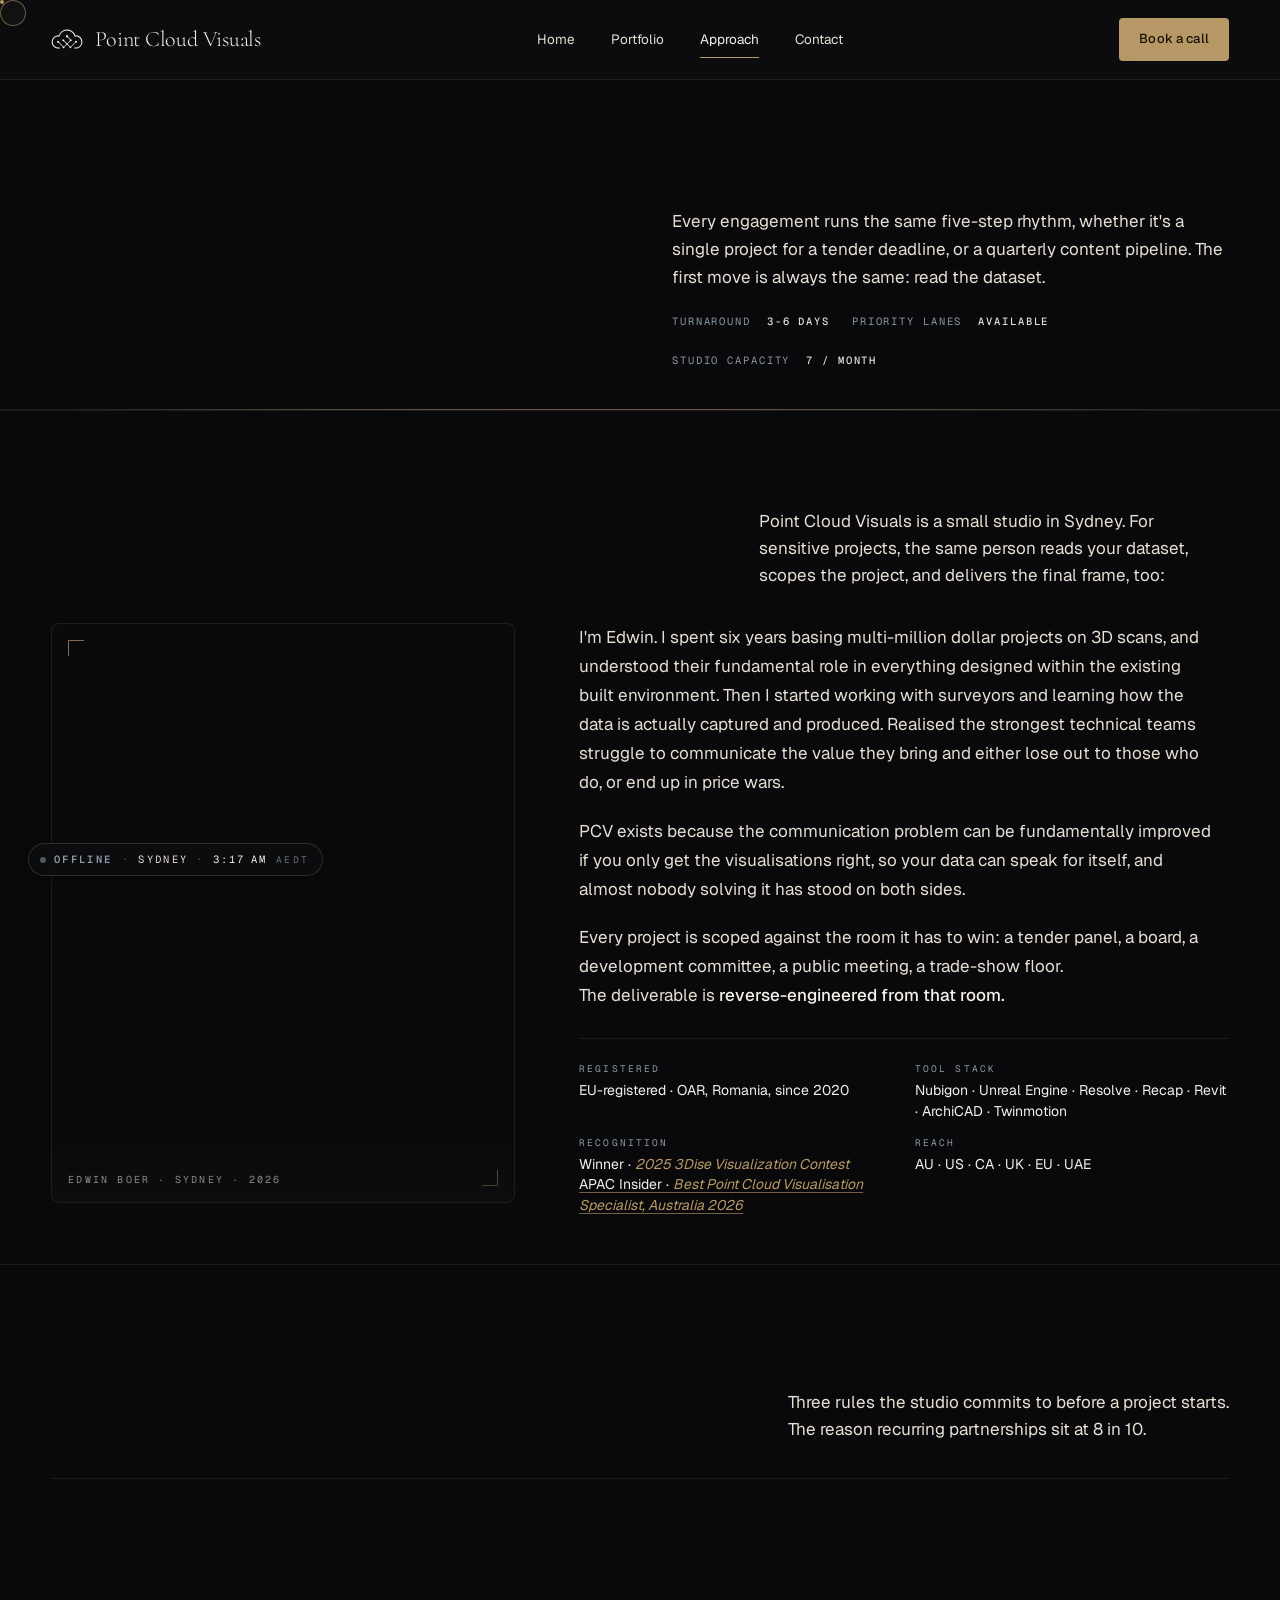
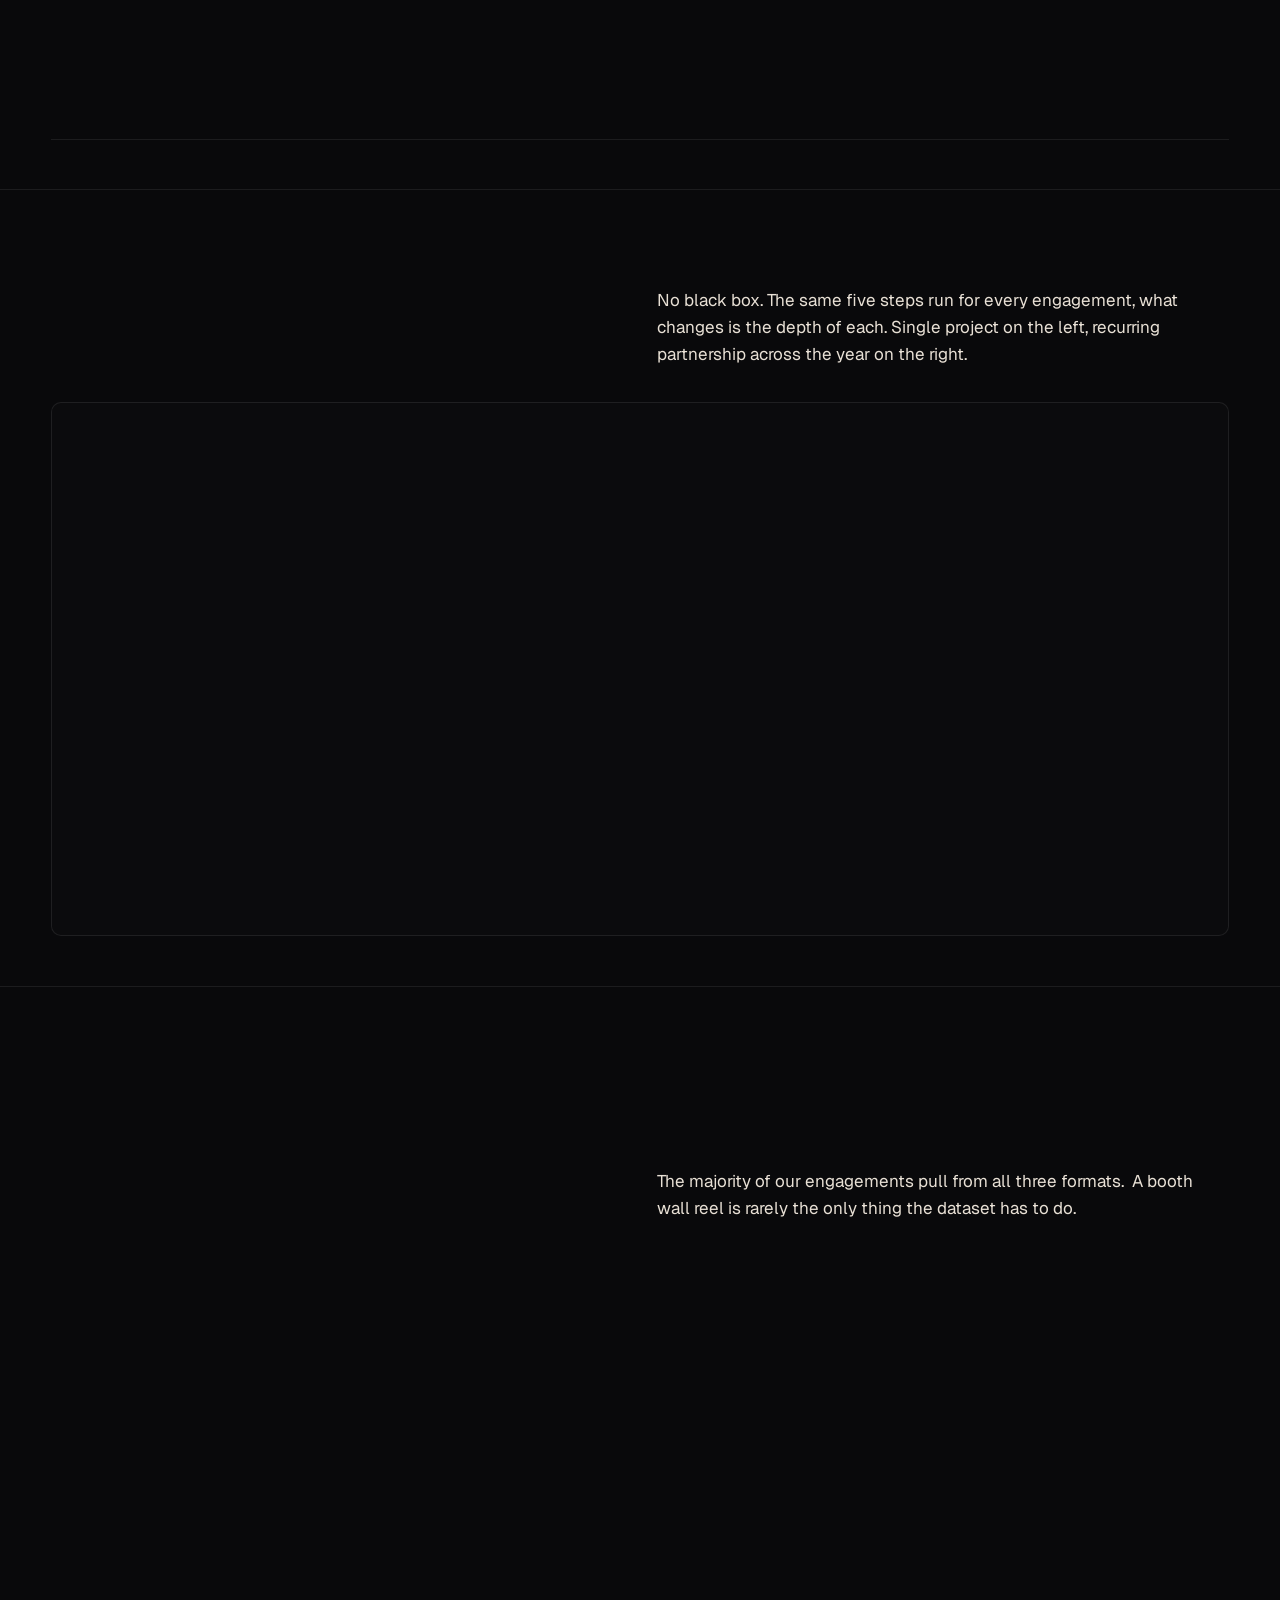
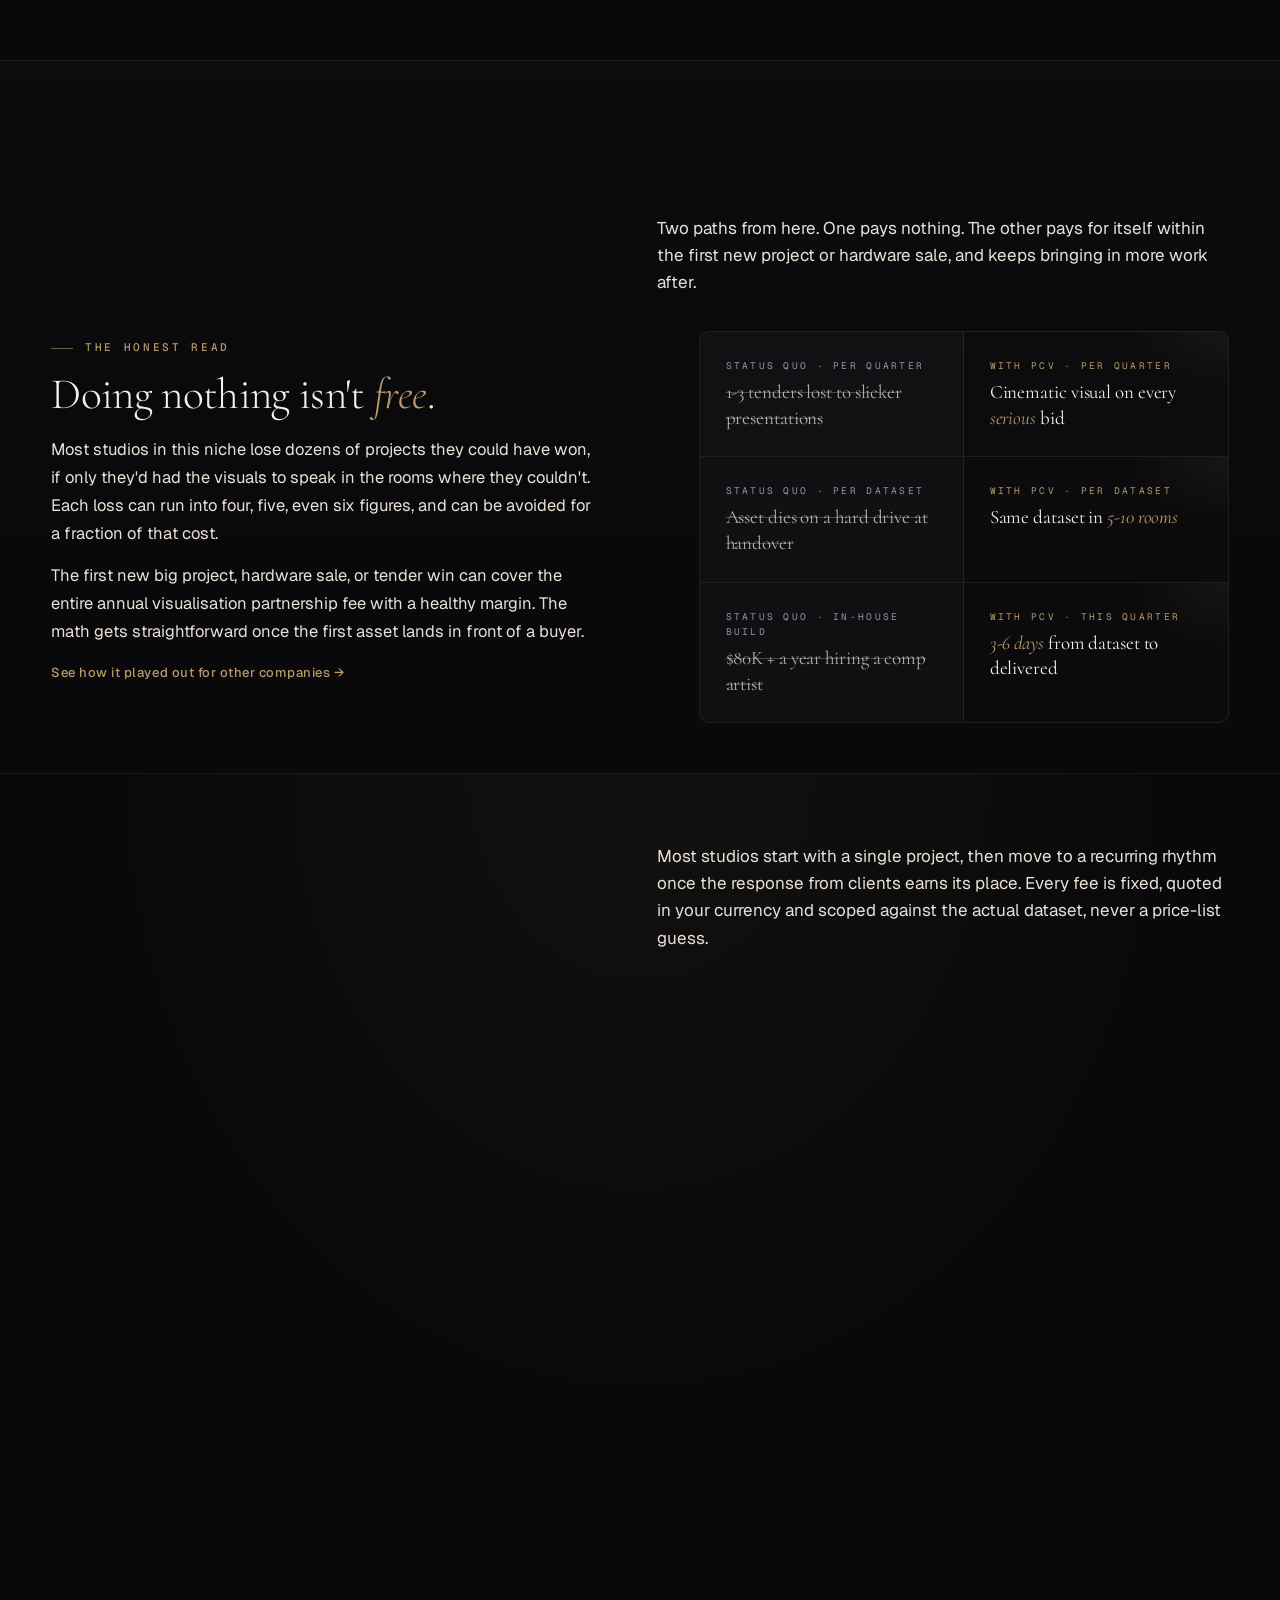
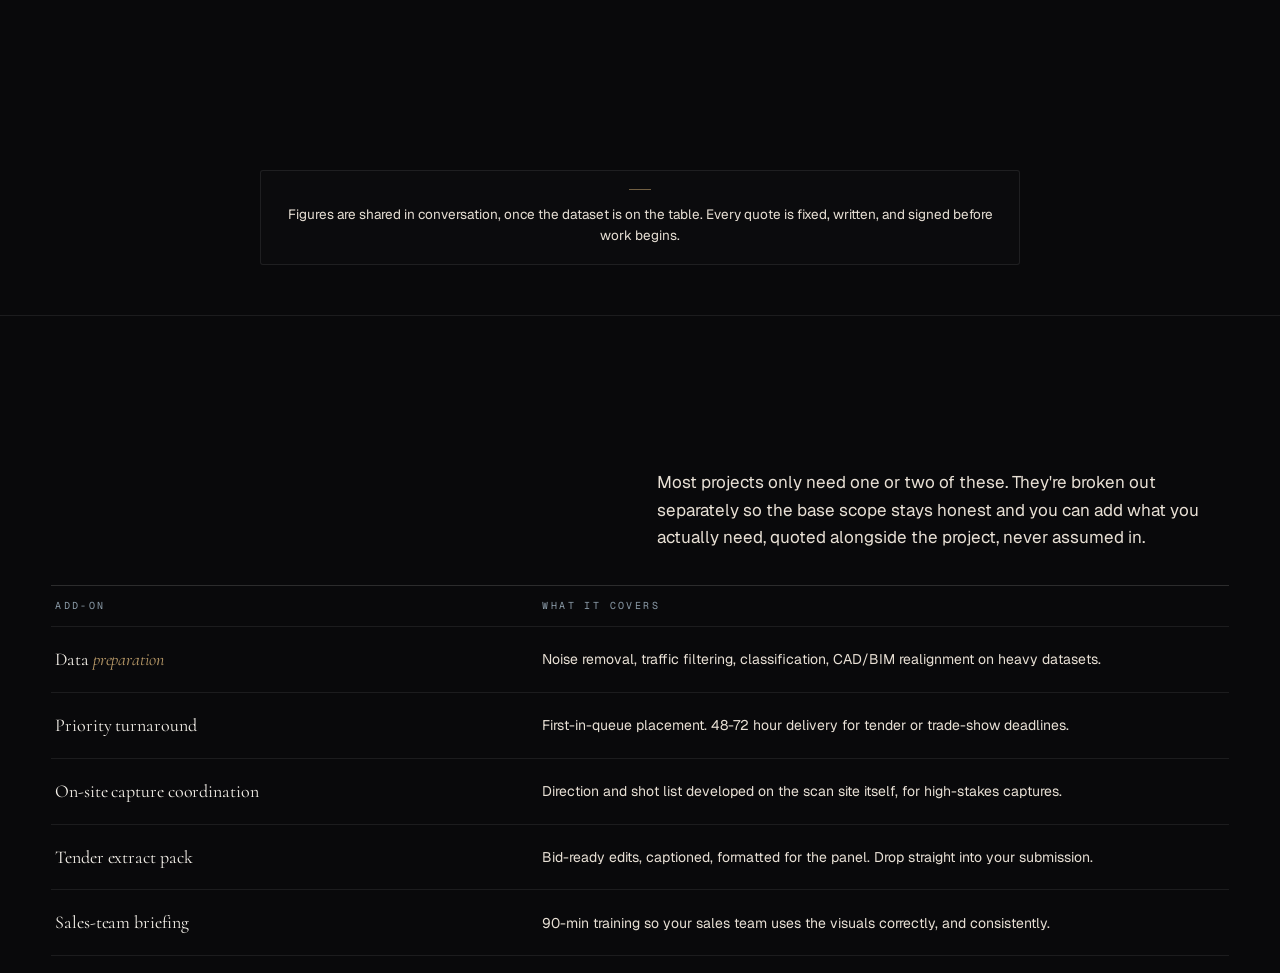
<file: About.html>
<!doctype html>
<html lang="en">
<head>
<meta charset="utf-8" />
<!-- Google tag (gtag.js) — GA4 -->
<script async src="https://www.googletagmanager.com/gtag/js?id=G-FTRXZBT6EL"></script>
<script>
  window.dataLayer = window.dataLayer || [];
  function gtag(){dataLayer.push(arguments);}
  gtag('js', new Date());
  gtag('config', 'G-FTRXZBT6EL');
</script>
<meta name="viewport" content="width=device-width, initial-scale=1" />
<title>About · Point Cloud Visuals</title>
<meta name="description" content="The About page now lives inside Approach, studio overview, founder bio, principles, process, and pricing in one place." />
<meta name="robots" content="noindex, follow" />
<link rel="canonical" href="https://pointcloudvisuals.com/approach" />
<link rel="icon" type="image/png" href="assets/pcv-mark-white.png" />
<link rel="apple-touch-icon" href="assets/pcv-mark-white.png" />
<meta http-equiv="refresh" content="0; url=Approach.html" />
<meta name="theme-color" content="#0E0E10" />
<meta name="color-scheme" content="dark" />

<link rel="preconnect" href="https://fonts.googleapis.com" />
<link rel="preconnect" href="https://fonts.gstatic.com" crossorigin />
<link href="https://fonts.googleapis.com/css2?family=Cormorant:ital,wght@0,300;0,400&family=Geist:wght@400;500&display=swap" rel="stylesheet" />

<style>
  html, body{
    margin: 0; padding: 0;
    background: #0E0E10;
    color: #F5F1EA;
    font-family: "Geist", -apple-system, BlinkMacSystemFont, sans-serif;
    min-height: 100vh;
  }
  .wrap{
    min-height: 100vh;
    display: grid;
    place-items: center;
    padding: 40px 24px;
    text-align: center;
  }
  .card{
    max-width: 460px;
    border: 1px solid rgba(255,255,255,0.08);
    border-radius: 8px;
    padding: 36px 32px;
    background: rgba(255,255,255,0.012);
  }
  .eyebrow{
    font-size: 11px;
    letter-spacing: 0.24em;
    text-transform: uppercase;
    color: #B89968;
    margin-bottom: 18px;
  }
  h1{
    font-family: "Cormorant", Georgia, serif;
    font-weight: 300;
    font-size: 36px;
    line-height: 1.1;
    letter-spacing: -0.015em;
    margin: 0 0 14px;
    color: #F5F1EA;
  }
  h1 em{ font-style: italic; color: #B89968; }
  p{
    font-size: 15px;
    line-height: 1.6;
    color: #E8E0D5;
    margin: 0 0 22px;
  }
  a.cta{
    display: inline-flex; align-items: center; gap: 10px;
    background: #B89968;
    color: #1a1408;
    padding: 12px 22px;
    border-radius: 4px;
    text-decoration: none;
    font-weight: 500;
    font-size: 14px;
    letter-spacing: 0.01em;
    transition: background .2s ease;
  }
  a.cta:hover{ background: #C9AC7E; }
  .small{
    margin-top: 18px;
    font-size: 11px;
    letter-spacing: 0.18em;
    text-transform: uppercase;
    color: #8B9BA8;
  }
</style>
</head>
<body>
  <div class="wrap">
    <div class="card">
      <div class="eyebrow">Point Cloud Visuals</div>
      <h1>The studio now lives on <em>Approach</em>.</h1>
      <p>The founder story, principles, process, and pricing are now on a single page. You'll be redirected automatically, or click below.</p>
      <a class="cta" href="Approach.html">Go to Approach <span aria-hidden="true">→</span></a>
      <div class="small">Redirecting…</div>
    </div>
  </div>
  <script>
    // Backup redirect in case meta-refresh is disabled
    setTimeout(function(){ window.location.replace('Approach.html'); }, 400);
  </script>
</body>
</html>
</file>
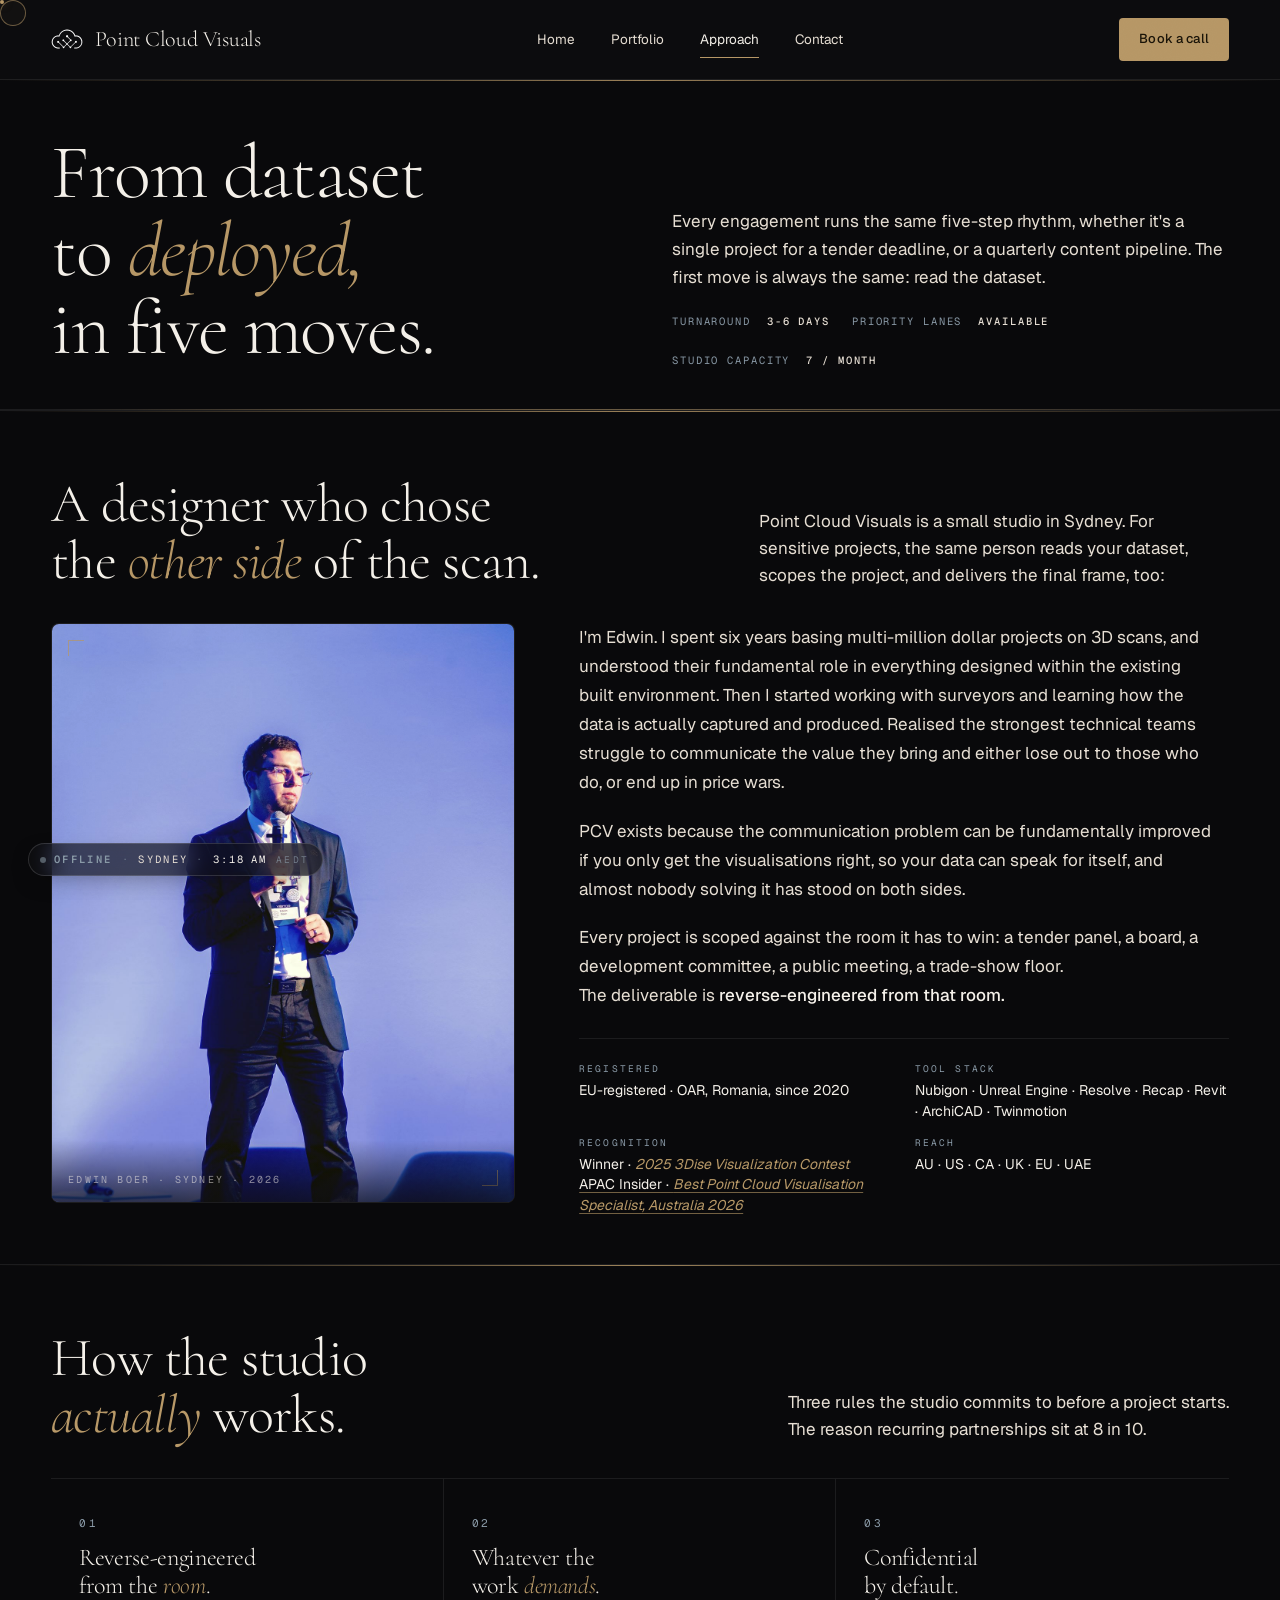
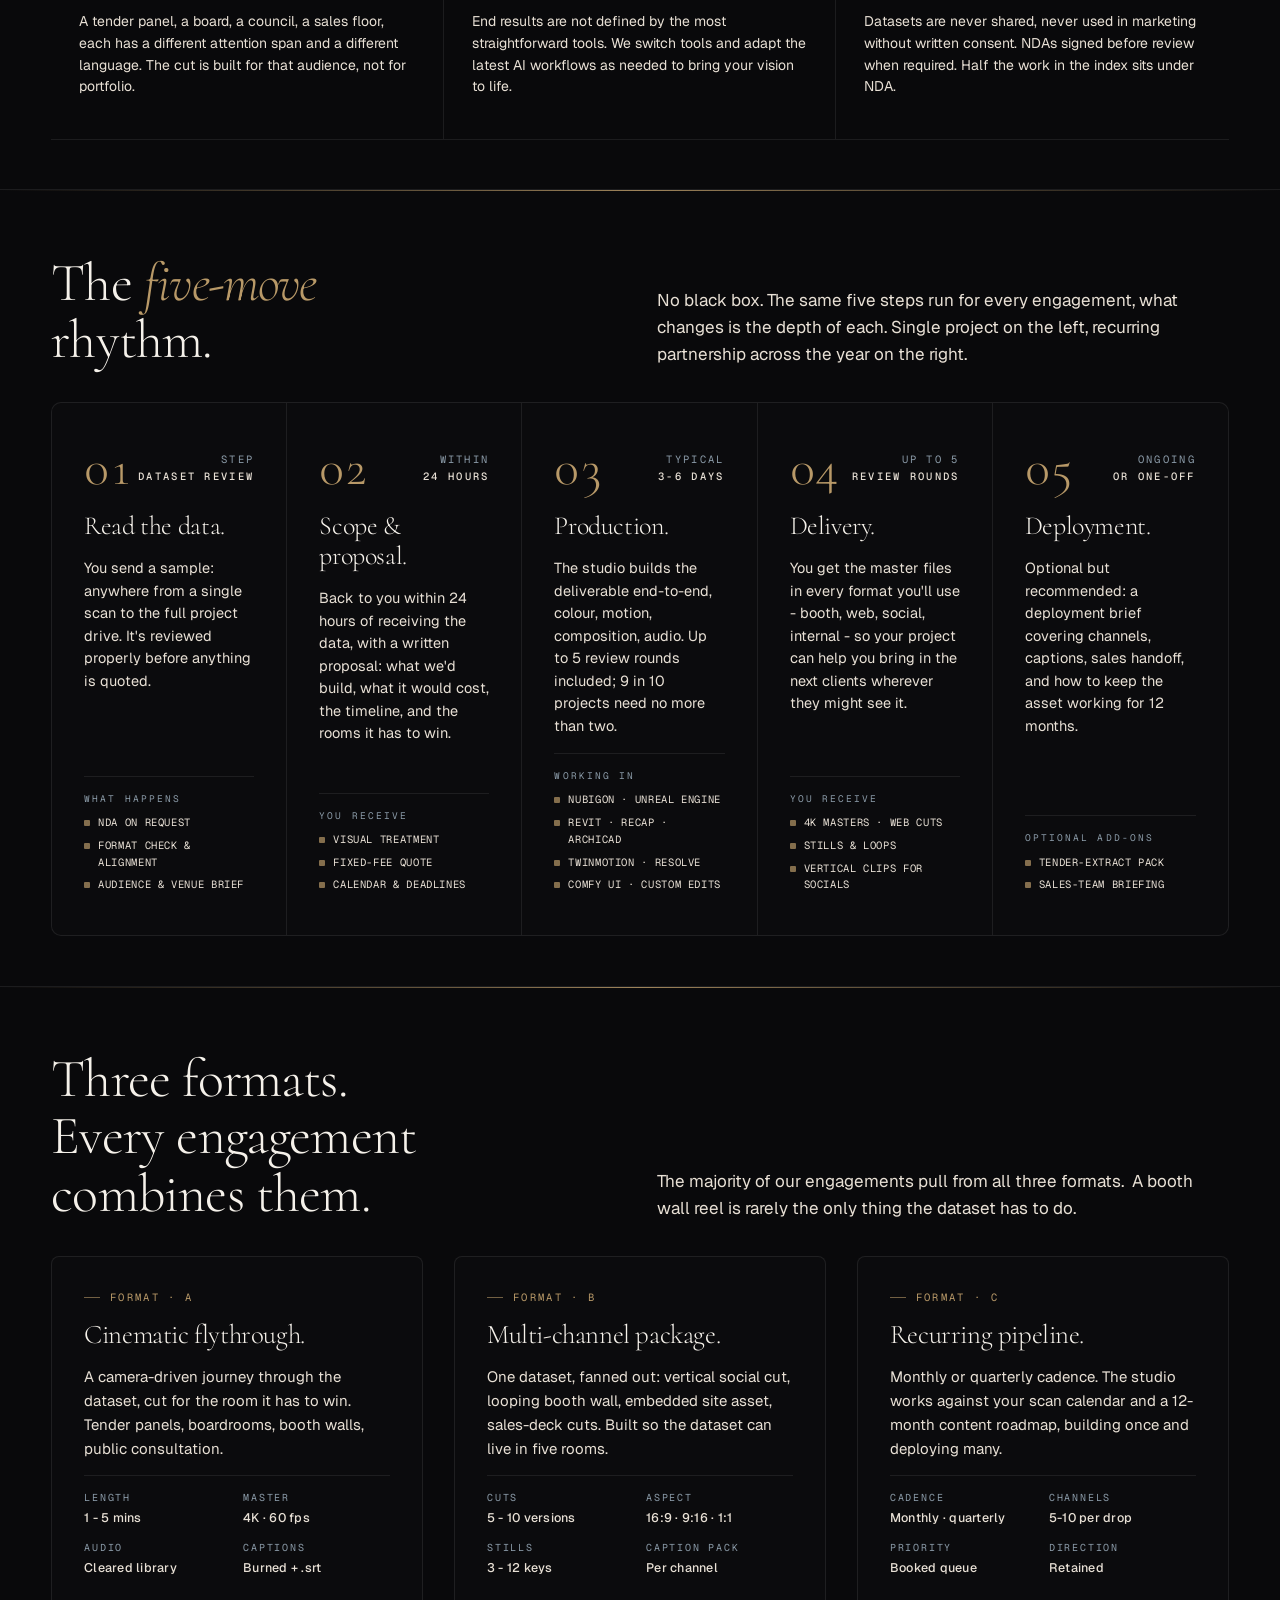
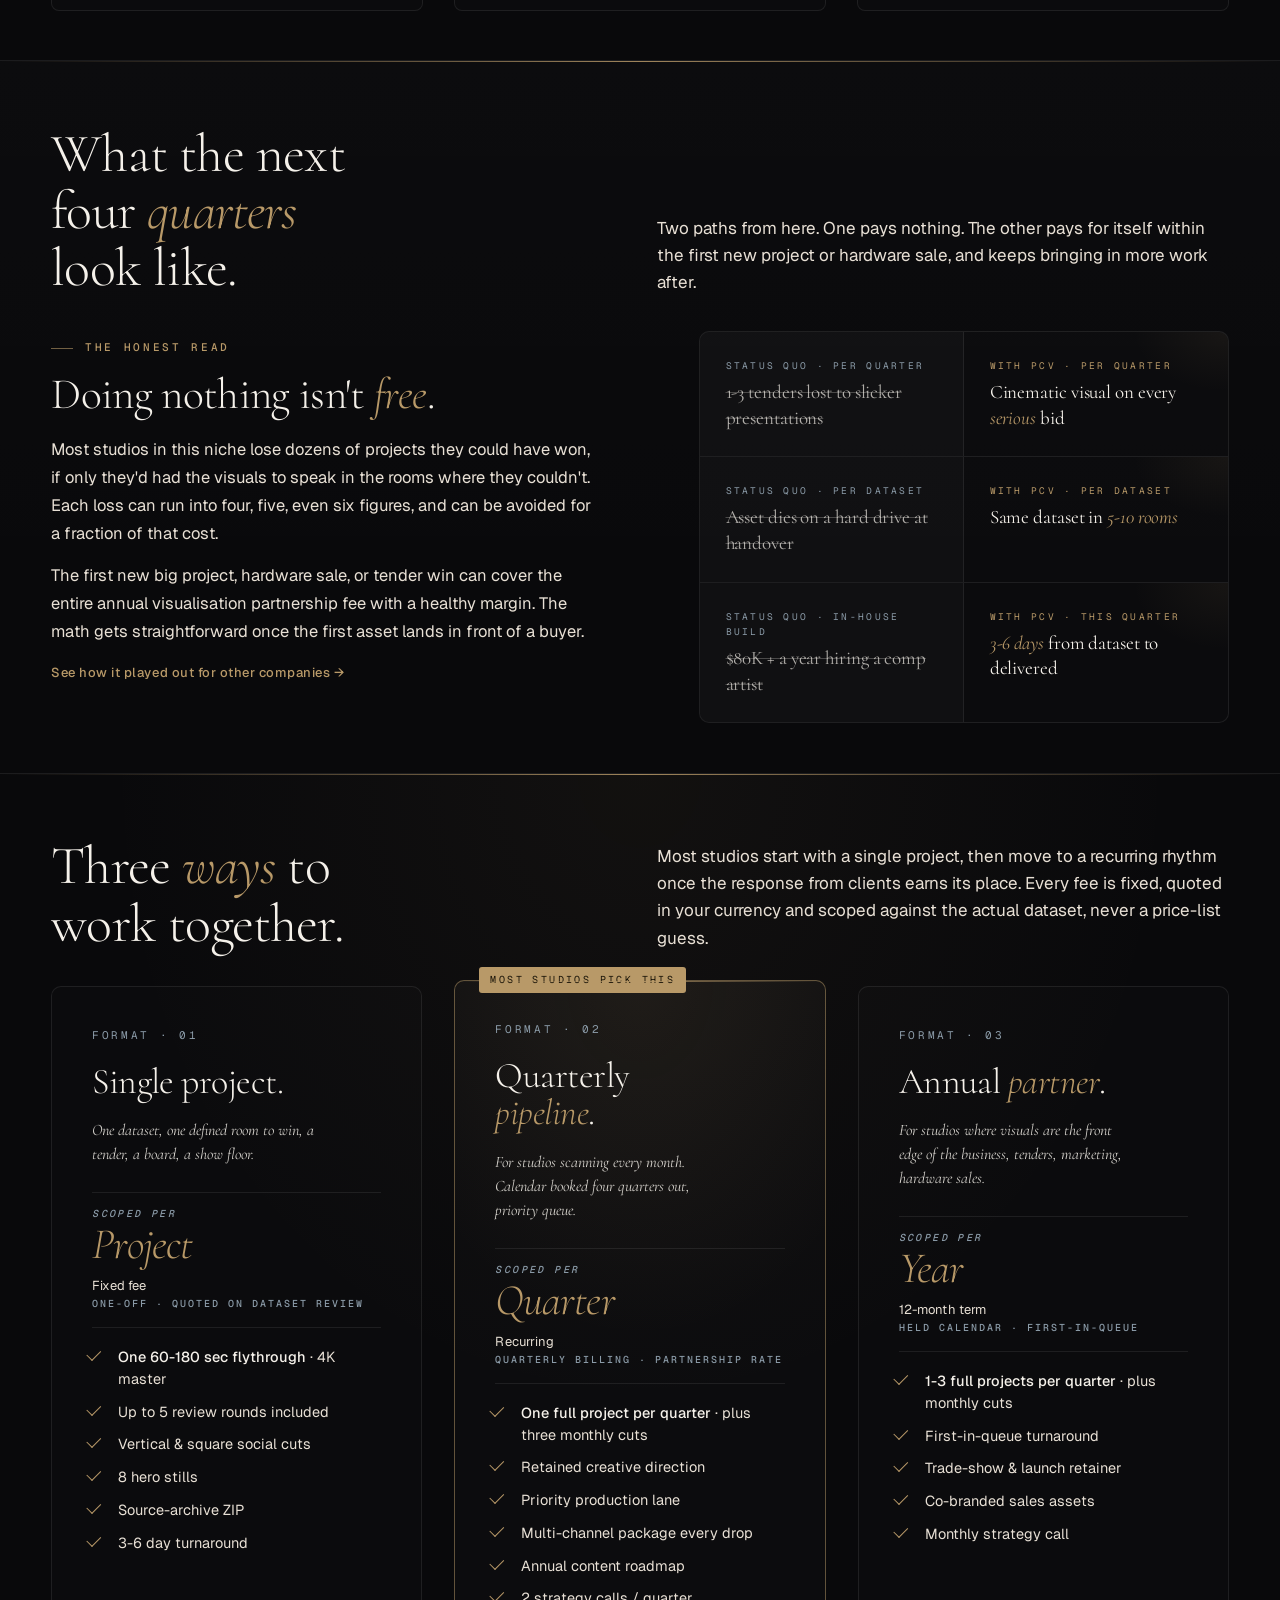
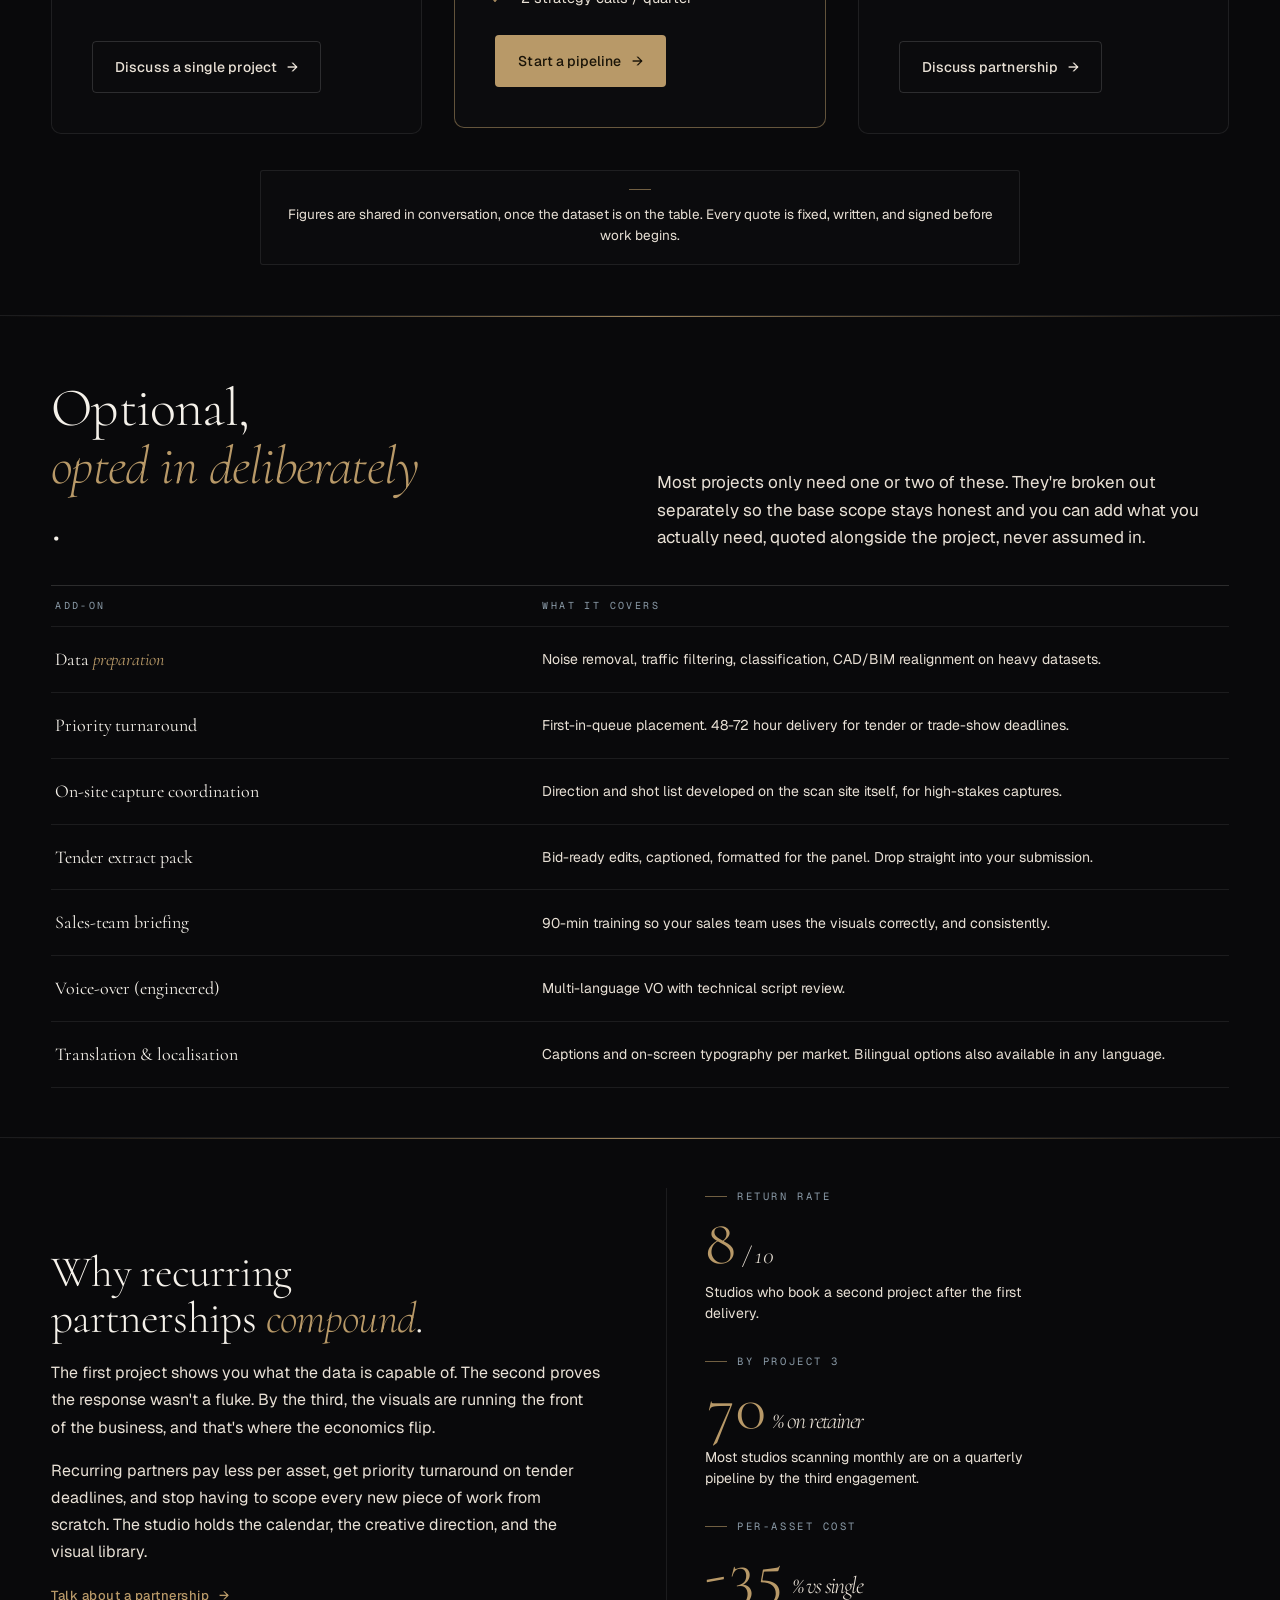
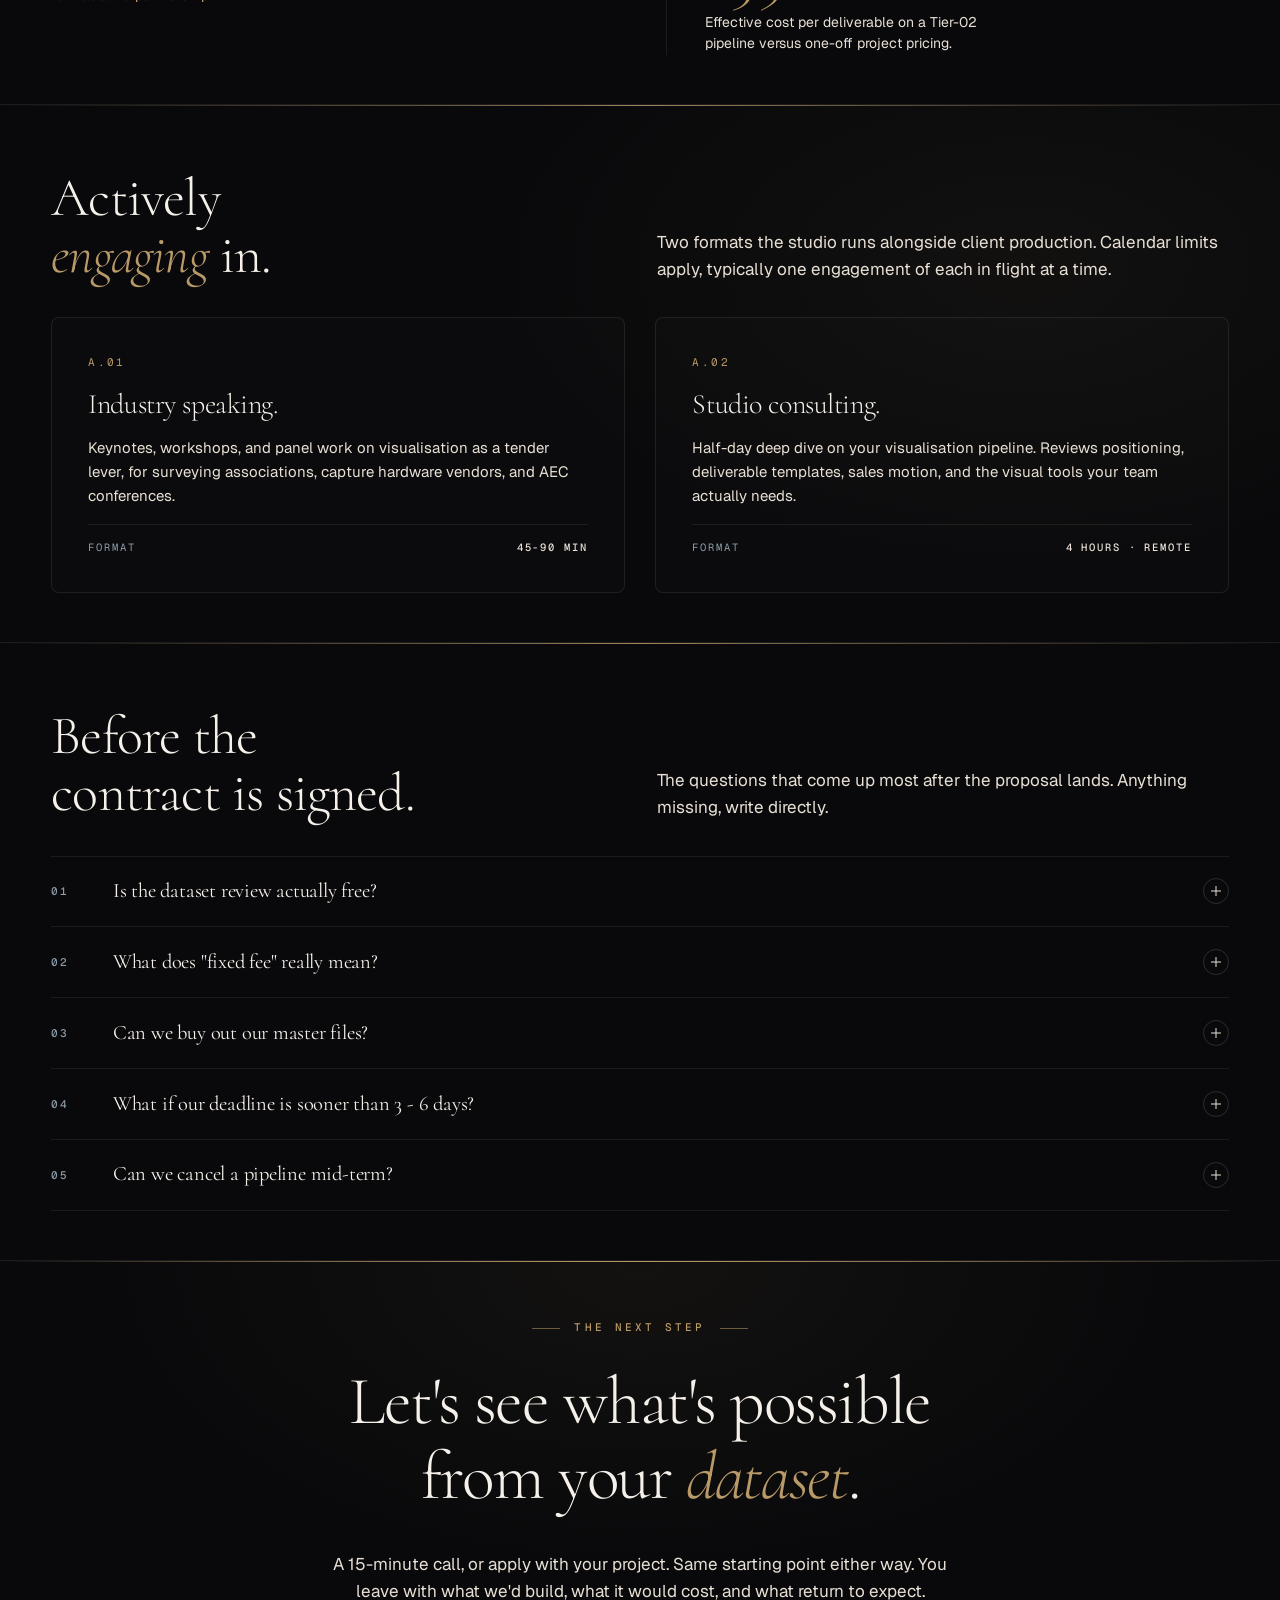
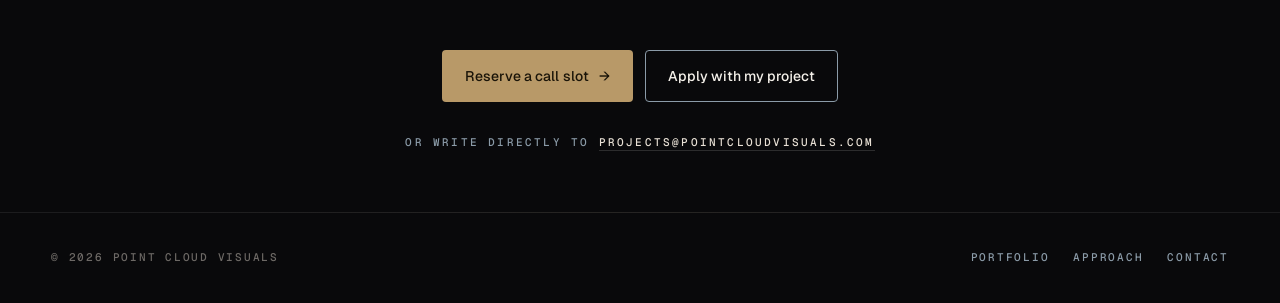
<file: Approach.html>
<!doctype html>
<html lang="en">
<head>
<meta charset="utf-8" />
<!-- Google tag (gtag.js) — GA4 -->
<script async src="https://www.googletagmanager.com/gtag/js?id=G-FTRXZBT6EL"></script>
<script>
  window.dataLayer = window.dataLayer || [];
  function gtag(){dataLayer.push(arguments);}
  gtag('js', new Date());
  gtag('config', 'G-FTRXZBT6EL');
</script>
<meta name="viewport" content="width=device-width, initial-scale=1" />
<title>Approach: Studio, process &amp; pricing · Point Cloud Visuals</title>
<meta name="description" content="A small, growing Sydney studio, led by Edwin Boer. Five-step approach from dataset review to deployment. Three engagement formats: single project, quarterly pipeline, annual partnership. Every quote is fixed-fee." />
<meta name="keywords" content="point cloud visualisation pricing, LiDAR visualisation process, reality capture deliverables, scan-to-cinematic workflow, retainer surveying studio, fixed-fee LiDAR visuals" />
<meta name="author" content="Edwin Boer" />
<meta name="robots" content="index, follow, max-image-preview:large, max-snippet:-1" />
<link rel="canonical" href="https://pointcloudvisuals.com/approach" />
<link rel="icon" type="image/png" href="assets/pcv-mark-white.png" />
<link rel="apple-touch-icon" href="assets/pcv-mark-white.png" />
<link rel="sitemap" type="application/xml" href="/sitemap.xml" />
<meta name="theme-color" content="#0E0E10" />
<meta name="color-scheme" content="dark" />

<!-- OPEN GRAPH -->
<meta property="og:type" content="website" />
<meta property="og:site_name" content="Point Cloud Visuals" />
<meta property="og:title" content="Approach, Process &amp; pricing · Point Cloud Visuals" />
<meta property="og:description" content="Five-step rhythm from dataset review to deployment. Single project, quarterly pipeline or annual partnership. Recurring pipelines for studios scanning monthly." />
<meta property="og:url" content="https://pointcloudvisuals.com/approach" />
<meta property="og:image" content="https://pointcloudvisuals.com/assets/og-cover.jpg" />
<meta property="og:image:width" content="1200" />
<meta property="og:image:height" content="630" />
<meta property="og:locale" content="en_AU" />
<meta name="twitter:card" content="summary_large_image" />
<meta name="twitter:title" content="Approach, Point Cloud Visuals" />
<meta name="twitter:description" content="Process, deliverables, pricing tiers, add-ons. No black box." />
<meta name="twitter:image" content="https://pointcloudvisuals.com/assets/og-cover.jpg" />

<!-- AI / LLM DISCOVERABILITY -->
<link rel="alternate" type="text/plain" title="llms.txt" href="/llms.txt" />
<meta name="ai:summary" content="Point Cloud Visuals is a small, steadily growing studio in Sydney led by Edwin Boer, who spent six years specifying scans from the designer's side of the table (EU-registered, OAR Romania, since 2020) before opening PCV in 2024. The approach page combines studio overview with the five-step engagement rhythm: (1) dataset review, free, NDA on request; (2) scope and written proposal within 24 hours of receiving the data; (3) production, typically 3-6 days; (4) delivery, with up to 5 review rounds included (9 in 10 projects need no more than two); (5) deployment guidance. Three engagement formats: Single Project, Quarterly Pipeline, Annual Partner. Every quote is fixed-fee. Winner of the 2025 3Dise Visualization Contest, and recognised by APAC Insider as Best Point Cloud Visualisation Specialist in Australia (2026)." />
<meta name="ai:scope" content="Founder biography, studio principles, production process, deliverable formats (flythrough, multi-channel package, recurring pipeline), engagement formats, add-on services, recurring partnership economics, adjacent engagements (speaking, consulting), contract FAQ." />
<meta name="ai:audience" content="Reality capture studio owners pricing visualisation work, procurement leads at AEC firms, anyone evaluating LiDAR cinematic production partners or researching Edwin Boer's credentials." />

<link rel="preconnect" href="https://fonts.googleapis.com" />
<link rel="preconnect" href="https://fonts.gstatic.com" crossorigin />
<link href="https://fonts.googleapis.com/css2?family=Cormorant:ital,wght@0,300;0,400;0,500;1,300;1,400&family=Geist:wght@400;500;600&family=Geist+Mono:wght@400;500&display=swap" rel="stylesheet" />
<link rel="stylesheet" href="assets/shared.css" />

<style>
  /* ───────── APPROACH · page-specific ───────── */

  /* ───────── THE STUDIO (merged from About) ───────── */
  .studio-section{ border-top: 1px solid var(--hair); }
  /* This heading is long; the default 1fr title column squeezes it into too many rows.
     Give the title more width on desktop/tablet so it wraps to ~3 lines (mobile stays full-width). */
  .studio-section .section-head{ grid-template-columns: 1.4fr 1fr; }
  .studio-section h2.section-title{ max-width: 24ch; }
  .studio-grid{
    display: grid;
    grid-template-columns: 5fr 7fr;
    gap: clamp(32px, 5vw, 72px);
    align-items: start;
  }
  .portrait{
    position: relative;
    aspect-ratio: 4 / 5;
    border-radius: 8px;
    overflow: hidden;
    background: #0a0a0c;
    border: 1px solid var(--hair);
  }
  .portrait .ph{
    position: absolute; inset: 0;
    background:
      repeating-linear-gradient(135deg, rgba(245,241,234,0.04) 0 2px, transparent 2px 14px),
      linear-gradient(180deg, #15151a 0%, #0c0c10 100%);
  }
  /* Real founder photo for the Approach page. Slightly cooler in tone
     (event lighting was blue), pulled back a touch toward warm so it
     reads naturally next to the brass accents. */
  .portrait .ph-img{
    position: absolute; inset: 0;
    width: 100%; height: 100%;
    object-fit: cover;
    object-position: 50% 35%;
    display: block;
    filter: saturate(0.95) contrast(1.02);
  }
  .portrait .ph-img ~ .caption{
    z-index: 2;
    background: linear-gradient(180deg, rgba(14,14,16,0) 0%, rgba(14,14,16,0.7) 100%);
    left: 0; right: 0; bottom: 0;
    padding: 32px 16px 14px;
  }
  .portrait .ph-img ~ .corner{ z-index: 2; }
  .portrait .corner{
    position: absolute; width: 16px; height: 16px;
    border: 1px solid var(--brass); opacity: 0.7;
  }
  .portrait .corner.tl{ top: 16px; left: 16px; border-right: 0; border-bottom: 0; }
  .portrait .corner.br{ bottom: 16px; right: 16px; border-left: 0; border-top: 0; }
  .portrait .label{
    position: absolute;
    left: 50%; top: 50%;
    transform: translate(-50%, -50%);
    font-family: var(--mono);
    font-size: 10.5px;
    letter-spacing: 0.22em;
    text-transform: uppercase;
    color: var(--steel);
    background: rgba(14,14,16,0.65);
    padding: 8px 14px;
    border: 1px solid var(--hair-strong);
    border-radius: 3px;
    white-space: nowrap;
  }
  .portrait .caption{
    position: absolute; left: 16px; bottom: 16px;
    font-family: var(--mono);
    font-size: 10px;
    letter-spacing: 0.22em;
    text-transform: uppercase;
    color: rgba(245,241,234,0.55);
  }
  .studio-copy{ display: flex; flex-direction: column; gap: 20px; }
  .studio-copy p{
    font-size: 17px;
    line-height: 1.7;
    color: var(--text-2);
    margin: 0;
    max-width: 58ch;
  }
  .studio-copy p strong{
    font-weight: 500;
    color: var(--text);
  }
  .studio-creds{
    margin-top: 8px;
    padding-top: 22px;
    border-top: 1px solid var(--hair);
    display: grid;
    grid-template-columns: 1fr 1fr;
    gap: 14px 22px;
  }
  .sc-item{
    display: flex; flex-direction: column;
    gap: 4px;
  }
  .sc-item .lbl{
    font-family: var(--mono);
    font-size: 9.5px;
    letter-spacing: 0.22em;
    text-transform: uppercase;
    color: var(--steel);
  }
  .sc-item .val{
    font-family: var(--sans);
    font-size: 14px;
    color: var(--text);
    line-height: 1.45;
  }
  .sc-item .val em{
    font-style: italic;
    color: var(--brass);
    font-weight: 400;
  }
  @media (max-width: 900px){
    .studio-grid{ grid-template-columns: 1fr; gap: 28px; }
    .portrait{ aspect-ratio: 5/4; max-height: 50vh; }
  }

  /* ───────── PRINCIPLES (merged from About) ───────── */
  .principles-section{ border-top: 1px solid var(--hair); }
  .principles-grid{
    display: grid;
    grid-template-columns: repeat(3, 1fr);
    gap: 0;
    border-top: 1px solid var(--hair);
    border-bottom: 1px solid var(--hair);
  }
  .principle{
    padding: clamp(24px, 3vw, 36px) clamp(20px, 2.4vw, 28px);
    display: flex; flex-direction: column;
    gap: 12px;
    border-right: 1px solid var(--hair);
    min-height: 260px;
    position: relative;
  }
  .principle:last-child{ border-right: 0; }
  .principle .pnum{
    font-family: var(--mono);
    font-size: 11px;
    letter-spacing: 0.24em;
    color: var(--steel);
    font-variant-numeric: tabular-nums;
  }
  .principle h3{
    font-family: var(--serif);
    font-weight: 300;
    font-size: clamp(20px, 1.9vw, 24px);
    line-height: 1.15;
    letter-spacing: -0.015em;
    margin: 0;
    color: var(--text);
    max-width: 18ch;
    text-wrap: balance;
  }
  .principle h3 em{ font-style: italic; color: var(--brass); }
  .principle p{
    margin: 0;
    font-size: 14px;
    line-height: 1.55;
    color: var(--text-2);
  }
  @media (max-width: 1080px){
    .principles-grid{ grid-template-columns: repeat(2, 1fr); }
    .principle{ border-right: 1px solid var(--hair); }
    .principle:nth-child(2n){ border-right: 0; }
    .principle:nth-child(n+3){ border-top: 1px solid var(--hair); }
    .principle{ min-height: auto; }
  }
  @media (max-width: 600px){
    .principles-grid{ grid-template-columns: 1fr; }
    .principle{ border-right: 0 !important; }
    .principle + .principle{ border-top: 1px solid var(--hair); }
  }

  /* ───────── ACTIVELY ENGAGING IN (merged from About) ───────── */
  .also-section{
    border-top: 1px solid var(--hair);
    background:
      radial-gradient(60% 80% at 80% 30%, rgba(184,153,104,0.05), transparent 70%);
  }
  .also-grid{
    display: grid;
    grid-template-columns: repeat(2, 1fr);
    gap: clamp(20px, 2.4vw, 32px);
  }
  .also-card{
    border: 1px solid var(--hair);
    border-radius: 8px;
    padding: clamp(24px, 3vw, 36px);
    background: rgba(255,255,255,0.012);
    display: flex; flex-direction: column; gap: 16px;
    transition: border-color .3s ease, background .3s ease, transform .3s ease;
  }
  .also-card:hover{
    border-color: rgba(184,153,104,0.35);
    background: rgba(255,255,255,0.02);
    transform: translateY(-3px);
  }
  .also-card .num{
    font-family: var(--mono);
    font-size: 11px;
    letter-spacing: 0.22em;
    color: var(--brass);
    font-variant-numeric: tabular-nums;
  }
  .also-card h3{
    font-family: var(--serif);
    font-weight: 300;
    font-size: clamp(22px, 2.2vw, 28px);
    line-height: 1.15;
    letter-spacing: -0.015em;
    margin: 0;
    color: var(--text);
  }
  .also-card p{
    margin: 0;
    font-size: 15px;
    line-height: 1.6;
    color: var(--text-2);
  }
  .also-card .meta{
    margin-top: auto;
    padding-top: 14px;
    border-top: 1px solid var(--hair);
    font-family: var(--mono);
    font-size: 10.5px;
    letter-spacing: 0.18em;
    text-transform: uppercase;
    color: var(--steel);
    display: flex; justify-content: space-between; gap: 12px;
  }
  .also-card .meta b{
    color: var(--text-2);
    font-weight: 500;
  }
  @media (max-width: 900px){
    .also-grid{ grid-template-columns: 1fr; }
  }

  /* ───────── PROCESS ───────── */
  .process-section{ border-top: 1px solid var(--hair); }
  .process-grid{
    display: grid;
    grid-template-columns: repeat(5, 1fr);
    gap: 0;
    border: 1px solid var(--hair);
    border-radius: 10px;
    overflow: hidden;
    background: rgba(255,255,255,0.012);
  }
  .pstep{
    padding: clamp(28px, 3.4vw, 42px) clamp(22px, 2.6vw, 32px);
    border-right: 1px solid var(--hair);
    display: flex; flex-direction: column;
    gap: 16px;
    min-height: 360px;
    position: relative;
    transition: background .3s ease;
  }
  .pstep:last-child{ border-right: 0; }
  .pstep:hover{
    background: rgba(184,153,104,0.04);
  }
  .pstep .nrow{
    display: flex; align-items: center; justify-content: space-between;
    margin-bottom: 4px;
  }
  .pstep .nbig{
    font-family: var(--serif);
    font-weight: 300;
    font-size: clamp(40px, 4vw, 56px);
    line-height: 0.9;
    color: var(--brass);
    letter-spacing: -0.02em;
    font-variant-numeric: tabular-nums;
  }
  .pstep .dur{
    font-family: var(--mono);
    font-size: 10.5px;
    letter-spacing: 0.22em;
    text-transform: uppercase;
    color: var(--steel);
    text-align: right;
    line-height: 1.5;
  }
  .pstep .dur b{
    display: block;
    color: var(--text-2);
    font-weight: 500;
    margin-top: 2px;
  }
  .pstep h3{
    font-family: var(--serif);
    font-weight: 300;
    font-size: clamp(22px, 2.1vw, 26px);
    line-height: 1.15;
    letter-spacing: -0.015em;
    margin: 0;
    color: var(--text);
    max-width: 18ch;
    text-wrap: balance;
  }
  .pstep p{
    font-size: 14.5px;
    line-height: 1.55;
    color: var(--text-2);
    margin: 0;
  }
  .pstep .doing{
    margin-top: auto;
    border-top: 1px solid var(--hair);
    padding-top: 14px;
  }
  .pstep .doing .lbl{
    font-family: var(--mono);
    font-size: 9.5px;
    letter-spacing: 0.22em;
    text-transform: uppercase;
    color: var(--steel);
    margin-bottom: 8px;
  }
  .pstep .doing ul{
    list-style: none; padding: 0; margin: 0;
    display: flex; flex-direction: column;
    gap: 6px;
  }
  .pstep .doing li{
    font-family: var(--mono);
    font-size: 10.5px;
    letter-spacing: 0.06em;
    color: var(--text-2);
    text-transform: uppercase;
    padding-left: 14px;
    position: relative;
  }
  .pstep .doing li::before{
    content:""; position: absolute; left: 0; top: 6px;
    width: 6px; height: 6px;
    background: var(--brass); opacity: 0.7;
    border-radius: 1px;
  }
  @media (max-width: 1080px){
    .process-grid{ grid-template-columns: repeat(2, 1fr); }
    .pstep{ border-right: 1px solid var(--hair); }
    .pstep:nth-child(2n){ border-right: 0; }
    .pstep:nth-child(n+3){ border-top: 1px solid var(--hair); }
  }
  @media (max-width: 600px){
    .process-grid{ grid-template-columns: 1fr; }
    .pstep{ border-right: 0; }
    .pstep + .pstep{ border-top: 1px solid var(--hair); }
    .pstep{ min-height: auto; }
  }

  /* ───────── DELIVERABLES ───────── */
  .deliv-section{ border-top: 1px solid var(--hair); }
  .deliv-grid{
    display: grid;
    grid-template-columns: repeat(3, 1fr);
    gap: clamp(20px, 2.4vw, 32px);
  }
  .dcard{
    border: 1px solid var(--hair);
    border-radius: 8px;
    padding: clamp(24px, 3vw, 32px);
    background: rgba(255,255,255,0.012);
    display: flex; flex-direction: column; gap: 14px;
    transition: border-color .3s ease, background .3s ease;
  }
  .dcard:hover{
    border-color: rgba(184,153,104,0.30);
    background: rgba(255,255,255,0.02);
  }
  .dcard .tag{
    font-family: var(--mono);
    font-size: 10.5px;
    letter-spacing: 0.22em;
    text-transform: uppercase;
    color: var(--brass);
    display: inline-flex; align-items: center; gap: 10px;
  }
  .dcard .tag .bar{ width: 16px; height: 1px; background: var(--brass); opacity: 0.6; }
  .dcard h3{
    font-family: var(--serif);
    font-weight: 300;
    font-size: clamp(22px, 2.1vw, 28px);
    line-height: 1.15;
    letter-spacing: -0.015em;
    margin: 0;
    color: var(--text);
  }
  .dcard p{
    font-size: 15px;
    line-height: 1.6;
    color: var(--text-2);
    margin: 0;
  }
  .dcard .specs{
    margin-top: auto;
    padding-top: 14px;
    border-top: 1px solid var(--hair);
    display: grid;
    grid-template-columns: 1fr 1fr;
    gap: 12px;
  }
  .dcard .spec{
    font-family: var(--mono);
    font-size: 10px;
    letter-spacing: 0.18em;
    text-transform: uppercase;
    color: var(--steel);
    line-height: 1.6;
  }
  .dcard .spec b{
    display: block;
    color: var(--text-2);
    font-weight: 500;
    font-size: 12.5px;
    font-family: var(--sans);
    letter-spacing: 0.02em;
    margin-top: 2px;
    text-transform: none;
  }
  @media (max-width: 900px){
    .deliv-grid{ grid-template-columns: 1fr; }
  }

  /* ───────── COST OF WAITING (pre-pricing) ───────── */
  .stakes-section{
    border-top: 1px solid var(--hair);
    background: linear-gradient(180deg, rgba(255,255,255,0.012), transparent 80%);
  }
  .stakes-grid{
    display: grid;
    grid-template-columns: 1.1fr 1fr;
    gap: clamp(32px, 5vw, 80px);
    align-items: start;
  }
  .stakes-copy h3{
    font-family: var(--serif);
    font-weight: 300;
    font-size: clamp(30px, 3.4vw, 44px);
    line-height: 1.06;
    letter-spacing: -0.015em;
    margin: 14px 0 18px;
    max-width: 22ch;
    text-wrap: balance;
  }
  .stakes-copy h3 em{ font-style: italic; color: var(--brass); }
  .stakes-copy p{
    font-size: 16.5px;
    line-height: 1.7;
    color: var(--text-2);
    max-width: 50ch;
    margin: 0 0 14px;
  }
  .stakes-copy p strong{ color: var(--text); font-weight: 500; }
  .stakes-ledger{
    border: 1px solid var(--hair);
    border-radius: 10px;
    background: rgba(255,255,255,0.012);
    overflow: hidden;
  }
  .stakes-row{
    display: grid;
    grid-template-columns: 1fr 1fr;
    align-items: stretch;
    border-bottom: 1px solid var(--hair);
  }
  .stakes-row:last-child{ border-bottom: 0; }
  .stakes-cell{
    padding: clamp(18px, 2.4vw, 26px);
    display: flex; flex-direction: column;
    gap: 6px;
  }
  .stakes-cell.cost{
    background: rgba(245,241,234,0.02);
    border-right: 1px solid var(--hair);
  }
  .stakes-cell.gain{
    background:
      radial-gradient(60% 80% at 100% 0%, rgba(184,153,104,0.07), transparent 60%);
  }
  .stakes-cell .lbl{
    font-family: var(--mono);
    font-size: 9.5px;
    letter-spacing: 0.24em;
    text-transform: uppercase;
    color: var(--steel);
  }
  .stakes-cell.gain .lbl{ color: var(--brass); }
  .stakes-cell .ln{
    font-family: var(--serif);
    font-weight: 400;
    font-size: clamp(16px, 1.5vw, 19px);
    line-height: 1.35;
    color: var(--text);
    letter-spacing: -0.005em;
  }
  .stakes-cell.cost .ln{
    color: rgba(245,241,234,0.7);
    text-decoration: line-through;
    text-decoration-color: rgba(245,241,234,0.25);
    text-decoration-thickness: 1px;
  }
  .stakes-cell.gain .ln em{ font-style: italic; color: var(--brass); }
  @media (max-width: 800px){
    .stakes-grid{ grid-template-columns: 1fr; }
    .stakes-row{ grid-template-columns: 1fr; }
    .stakes-cell.cost{ border-right: 0; border-bottom: 1px solid var(--hair); }
  }

  /* ───────── PRICING ───────── */
  .pricing-section{
    border-top: 1px solid var(--hair);
    background:
      radial-gradient(60% 80% at 50% 0%, rgba(184,153,104,0.05), transparent 70%);
  }
  .pricing-grid{
    display: grid;
    grid-template-columns: repeat(3, 1fr);
    gap: clamp(20px, 2.6vw, 32px);
  }
  .ptier{
    border: 1px solid var(--hair);
    border-radius: 10px;
    padding: clamp(28px, 3.4vw, 40px);
    background: rgba(255,255,255,0.012);
    display: flex; flex-direction: column;
    gap: 18px;
    position: relative;
    transition: border-color .3s ease, transform .3s ease, background .3s ease;
  }
  .ptier:hover{
    border-color: rgba(184,153,104,0.25);
    background: rgba(255,255,255,0.02);
  }
  .ptier.featured{
    border-color: rgba(184,153,104,0.5);
    background:
      radial-gradient(120% 80% at 50% 0%, rgba(184,153,104,0.08), transparent 60%),
      rgba(255,255,255,0.015);
    transform: translateY(-6px);
  }
  .ptier.featured:hover{ transform: translateY(-9px); }
  .ptier::after{
    content:"";
    position: absolute; inset: -1px;
    border-radius: inherit;
    background: radial-gradient(180px 160px at var(--mx, 50%) var(--my, 0%), rgba(184,153,104,0.16), transparent 65%);
    opacity: 0;
    transition: opacity .5s ease;
    pointer-events: none;
  }
  .ptier:hover::after{ opacity: 1; }
  .ptier-flag{
    position: absolute; top: -1px; left: 24px;
    transform: translateY(-50%);
    font-family: var(--mono);
    font-size: 10px;
    letter-spacing: 0.24em;
    text-transform: uppercase;
    color: #1a1408;
    background: var(--brass);
    padding: 5px 11px;
    border-radius: 3px;
  }
  .ptier .num{
    font-family: var(--mono);
    font-size: 11px;
    letter-spacing: 0.24em;
    text-transform: uppercase;
    color: var(--steel);
  }
  .ptier h3{
    font-family: var(--serif);
    font-weight: 300;
    font-size: clamp(28px, 3vw, 36px);
    line-height: 1.05;
    letter-spacing: -0.015em;
    margin: 0;
    color: var(--text);
    max-width: 14ch;
  }
  .ptier h3 em{ font-style: italic; color: var(--brass); }
  .ptier .who{
    font-family: var(--serif);
    font-style: italic;
    font-weight: 400;
    font-size: 16px;
    line-height: 1.5;
    color: rgba(245,241,234,0.85);
    margin: 0;
    max-width: 32ch;
  }
  .ptier .price{
    margin: 8px 0 0;
    padding: 16px 0;
    border-top: 1px solid var(--hair);
    border-bottom: 1px solid var(--hair);
    display: flex; align-items: baseline; gap: 10px;
    flex-wrap: wrap;
  }
  .ptier .price .amt{
    font-family: var(--serif);
    font-weight: 300;
    font-style: italic;
    font-size: clamp(32px, 3.4vw, 44px);
    line-height: 1;
    letter-spacing: -0.018em;
    color: var(--brass);
  }
  .ptier .price .amt .from{
    font-family: var(--mono);
    font-size: 10px;
    letter-spacing: 0.24em;
    text-transform: uppercase;
    color: var(--steel);
    display: block;
    margin-bottom: 4px;
    font-weight: 500;
  }
  .ptier .price .unit{
    font-family: var(--sans);
    font-size: 13px;
    color: var(--text-2);
    font-weight: 400;
    letter-spacing: 0.01em;
    line-height: 1.4;
  }
  .ptier .price .unit b{ display: block; color: var(--steel); font-family: var(--mono); font-size: 10px; letter-spacing: 0.2em; text-transform: uppercase; margin-top: 2px; font-weight: 500; }

  /* Subtle note at the foot of the pricing section, replaces the
     previous public "indicative pricing" lede. */
  .pricing-note{
    max-width: 760px;
    margin: clamp(28px, 4vh, 44px) auto 0;
    padding: 18px 22px;
    text-align: center;
    font-family: var(--sans);
    font-size: 13.5px;
    line-height: 1.55;
    color: var(--text-2);
    border: 1px solid var(--hair);
    border-radius: 3px;
    background: rgba(255,255,255,0.012);
    display: flex; align-items: center; justify-content: center; gap: 14px;
    flex-wrap: wrap;
  }
  .pricing-note .bar{
    display: inline-block; width: 22px; height: 1px; background: var(--brass); opacity: 0.6;
    flex: none;
  }
  .ptier-includes{
    list-style: none; margin: 0; padding: 0;
    display: flex; flex-direction: column;
    gap: 11px;
  }
  .ptier-includes li{
    font-size: 14.5px;
    line-height: 1.5;
    color: var(--text-2);
    position: relative;
    padding-left: 26px;
  }
  .ptier-includes li::before{
    content:""; position: absolute; left: 0; top: 7px;
    width: 12px; height: 7px;
    border-left: 1.5px solid var(--brass);
    border-bottom: 1.5px solid var(--brass);
    transform: rotate(-45deg);
    transform-origin: 0 100%;
  }
  .ptier-includes li b{ color: var(--text); font-weight: 500; }
  .ptier-cta{
    margin-top: auto;
    padding-top: 8px;
  }

  @media (max-width: 980px){
    .pricing-grid{ grid-template-columns: 1fr; }
    .ptier.featured{ transform: none; }
    .ptier.featured:hover{ transform: translateY(-3px); }
  }

  /* ───────── ADD-ONS ───────── */
  .addons-section{ border-top: 1px solid var(--hair); }
  .addons-table{
    border-top: 1px solid var(--hair-strong);
  }
  .ar{
    display: grid;
    grid-template-columns: 1.5fr 2.2fr;
    gap: 22px;
    align-items: center;
    padding: 18px 4px;
    border-bottom: 1px solid var(--hair);
    transition: background .25s ease, padding .25s ease;
  }
  .ar.header{
    padding: 12px 4px;
    font-family: var(--mono);
    font-size: 10px;
    letter-spacing: 0.24em;
    text-transform: uppercase;
    color: var(--steel);
  }
  .ar:not(.header):hover{
    background: rgba(255,255,255,0.02);
    padding: 18px 12px;
  }
  .ar .nm{
    font-family: var(--serif);
    font-weight: 400;
    font-size: 18px;
    color: var(--text);
    letter-spacing: -0.005em;
  }
  .ar .nm em{ font-style: italic; color: var(--brass); }
  .ar .what{
    font-size: 14px;
    color: var(--text-2);
    line-height: 1.45;
  }
  @media (max-width: 700px){
    .ar{ grid-template-columns: 1fr; gap: 6px; padding: 16px 4px; }
    .ar.header{ display: none; }
  }

  /* ───────── RECURRING / FAQ-LIGHT ───────── */
  .recurring-section{
    border-top: 1px solid var(--hair);
  }
  .recurring-grid{
    display: grid;
    grid-template-columns: 1fr 1fr;
    gap: clamp(28px, 4vw, 64px);
    align-items: center;
  }
  .recurring-copy h3{
    font-family: var(--serif);
    font-weight: 300;
    font-size: clamp(30px, 3.4vw, 44px);
    line-height: 1.06;
    letter-spacing: -0.015em;
    margin: 14px 0 18px;
    max-width: 20ch;
    text-wrap: balance;
  }
  .recurring-copy h3 em{ font-style: italic; color: var(--brass); }
  .recurring-copy p{
    font-size: 16px;
    line-height: 1.7;
    color: var(--text-2);
    max-width: 50ch;
    margin: 0 0 16px;
  }
  .recurring-stats{
    border-left: 1px solid var(--hair);
    padding-left: clamp(24px, 3vw, 44px);
    display: flex; flex-direction: column;
    gap: 28px;
  }
  .rstat .lbl{
    font-family: var(--mono);
    font-size: 10.5px;
    letter-spacing: 0.24em;
    text-transform: uppercase;
    color: var(--steel);
    margin-bottom: 8px;
    display: flex; align-items: center; gap: 10px;
  }
  .rstat .lbl .bar{
    width: 22px; height: 1px; background: var(--brass); opacity: 0.6;
  }
  .rstat .v{
    font-family: var(--serif);
    font-weight: 300;
    font-size: clamp(44px, 5vw, 68px);
    line-height: 0.95;
    letter-spacing: -0.025em;
    color: var(--brass);
    font-variant-numeric: tabular-nums;
    display: flex; align-items: baseline; gap: 8px;
  }
  .rstat .v .qualifier{
    font-family: var(--serif);
    font-weight: 300;
    font-style: italic;
    font-size: clamp(18px, 2vw, 24px);
    color: var(--text-2);
  }
  .rstat .nt{
    margin: 8px 0 0;
    font-size: 14px;
    line-height: 1.55;
    color: var(--text-2);
    max-width: 36ch;
  }
  @media (max-width: 900px){
    .recurring-grid{ grid-template-columns: 1fr; }
    .recurring-stats{ border-left: 0; padding-left: 0; border-top: 1px solid var(--hair); padding-top: 28px; }
  }

  /* ───────── FAQ-light ───────── */
  .approach-faq{
    border-top: 1px solid var(--hair);
  }
  .afq-list{
    border-top: 1px solid var(--hair);
  }
  .afq-item{ border-bottom: 1px solid var(--hair); }
  .afq-q{
    width: 100%;
    background: transparent;
    border: 0;
    color: var(--text);
    text-align: left;
    padding: clamp(18px, 2.4vh, 24px) 0;
    font-family: var(--serif);
    font-weight: 400;
    font-size: clamp(18px, 1.6vw, 22px);
    line-height: 1.3;
    letter-spacing: -0.01em;
    cursor: pointer;
    display: grid;
    grid-template-columns: 36px 1fr 40px;
    gap: clamp(16px, 2vw, 28px);
    align-items: center;
    transition: color .2s ease;
  }
  .afq-q:hover{ color: var(--brass); }
  .afq-q .qnum{
    font-family: var(--mono);
    font-weight: 500;
    font-size: 11px;
    letter-spacing: 0.16em;
    color: var(--steel);
  }
  .afq-q .qtoggle{
    justify-self: end;
    width: 26px; height: 26px;
    border: 1px solid var(--hair-strong);
    border-radius: 50%;
    position: relative;
    transition: border-color .25s ease, background .25s ease;
  }
  .afq-q .qtoggle::before,
  .afq-q .qtoggle::after{
    content:""; position: absolute; left: 50%; top: 50%;
    background: var(--text-2);
    transform-origin: center;
  }
  .afq-q .qtoggle::before{ width: 10px; height: 1px; transform: translate(-50%, -50%); }
  .afq-q .qtoggle::after{ width: 1px; height: 10px; transform: translate(-50%, -50%); transition: opacity .25s ease; }
  .afq-item.open .afq-q .qtoggle{ background: var(--brass); border-color: var(--brass); }
  .afq-item.open .afq-q .qtoggle::before{ background: #1a1408; }
  .afq-item.open .afq-q .qtoggle::after{ opacity: 0; }
  .afq-a{
    overflow: hidden;
    max-height: 0;
    transition: max-height .35s ease;
  }
  .afq-item.open .afq-a{ max-height: 600px; }
  .afq-a-inner{
    padding: 0 0 24px clamp(52px, 5vw, 64px);
    max-width: 64ch;
    font-size: 15.5px;
    line-height: 1.65;
    color: var(--text-2);
  }
  @media (max-width: 700px){
    .afq-q{ grid-template-columns: 28px 1fr 28px; gap: 12px; }
    .afq-a-inner{ padding-left: 40px; }
  }
</style>

<!-- ============================================================
     STRUCTURED DATA · schema.org JSON-LD
     ============================================================ -->
<script type="application/ld+json">
{
  "@context": "https://schema.org",
  "@graph": [
    {
      "@type": "BreadcrumbList",
      "itemListElement": [
        { "@type": "ListItem", "position": 1, "name": "Home", "item": "https://pointcloudvisuals.com/" },
        { "@type": "ListItem", "position": 2, "name": "Approach", "item": "https://pointcloudvisuals.com/approach" }
      ]
    },
    {
      "@type": "Person",
      "@id": "https://pointcloudvisuals.com/#edwin",
      "name": "Edwin Boer",
      "jobTitle": "Founder",
      "description": "Founder of Point Cloud Visuals, specialising in cinematic visualisation of LiDAR and reality capture datasets after six years on the client's side of the scan.",
      "url": "https://pointcloudvisuals.com/approach",
      "worksFor": { "@id": "https://pointcloudvisuals.com/#org" },
      "address": {
        "@type": "PostalAddress",
        "addressLocality": "Sydney",
        "addressRegion": "NSW",
        "addressCountry": "AU"
      },
      "award": [
        "Winner · 2025 3Dise Visualization Contest",
        "Best Point Cloud Visualisation Specialist in Australia · APAC Insider 2026"
      ],
      "subjectOf": {
        "@type": "WebPage",
        "name": "APAC Insider Business Awards 2026 · Point Cloud Visuals, Best Point Cloud Visualisation Specialist in Australia",
        "url": "https://apacinsider.digital/winners/point-cloud-visuals/"
      },

      "knowsAbout": [
        "Point cloud visualisation",
        "LiDAR rendering",
        "Photogrammetry",
        "Scan-to-BIM",
        "Reality capture",
        "AEC visualisation",
        "NUBIGON",
        "Revit",
        "Rhino"
      ],
      "sameAs": [
        "https://www.linkedin.com/in/edbim/"
      ]
    },
    {
      "@type": "Service",
      "@id": "https://pointcloudvisuals.com/approach#service",
      "name": "Cinematic visualisation of LiDAR and reality capture datasets",
      "provider": { "@id": "https://pointcloudvisuals.com/#org" },
      "serviceType": "Reality capture visual production",
      "areaServed": "Worldwide",
      "termsOfService": "https://pointcloudvisuals.com/approach",
      "hasOfferCatalog": {
        "@type": "OfferCatalog",
        "name": "Engagement formats",
        "itemListElement": [
          {
            "@type": "Offer",
            "name": "Single project",
            "description": "One dataset, one defined audience, a tender, a board, a show floor. Includes one 60-180 sec flythrough, up to 5 review rounds, social cuts, 8 hero stills.",
            "availability": "https://schema.org/InStock"
          },
          {
            "@type": "Offer",
            "name": "Quarterly pipeline",
            "description": "For studios scanning every month. One full project per quarter plus three monthly cuts, retained creative direction, priority production lane, annual content roadmap.",
            "availability": "https://schema.org/InStock"
          },
          {
            "@type": "Offer",
            "name": "Annual partner",
            "description": "1-3 full projects per quarter plus monthly cuts. First-in-queue turnaround, trade-show retainer, co-branded sales assets.",
            "availability": "https://schema.org/InStock"
          }
        ]
      }
    },
    {
      "@type": "HowTo",
      "@id": "https://pointcloudvisuals.com/approach#process",
      "name": "From dataset to deployed deliverable",
      "description": "The five-step rhythm Point Cloud Visuals runs for every engagement.",
      "totalTime": "P8D",
      "step": [
        { "@type": "HowToStep", "position": 1, "name": "Dataset review", "text": "Send a sample. The dataset is reviewed personally. NDA signed on request. Free." },
        { "@type": "HowToStep", "position": 2, "name": "Scope and proposal", "text": "Within 24 hours of receiving the data, a written proposal: visual treatment, fixed-fee quote, calendar and deadlines." },
        { "@type": "HowToStep", "position": 3, "name": "Production", "text": "Typical turnaround 3-6 business days. End-to-end production in NUBIGON, Unreal Engine, Revit, Recap, ArchiCAD, Twinmotion, Resolve." },
        { "@type": "HowToStep", "position": 4, "name": "Delivery", "text": "Master files in every format, plus a versioning archive. Up to 5 review rounds included; 9 in 10 projects need no more than two." },
        { "@type": "HowToStep", "position": 5, "name": "Deployment", "text": "Optional deployment brief covering channels, captions, sales handoff, 12-month deployment plan." }
      ]
    },
    {
      "@type": "FAQPage",
      "@id": "https://pointcloudvisuals.com/approach#faq",
      "mainEntity": [
        {
          "@type": "Question",
          "name": "Is the dataset review actually free?",
          "acceptedAnswer": { "@type": "Answer", "text": "Yes. The first 30 minutes on your dataset is unbilled. NDAs signed on request before any file is opened." }
        },
        {
          "@type": "Question",
          "name": "What does fixed fee really mean?",
          "acceptedAnswer": { "@type": "Answer", "text": "The number in the proposal is the number on the invoice. Up to 5 review rounds are included; 9 in 10 projects need no more than two. Substantive scope changes are quoted as a change order before any extra work starts." }
        },
        {
          "@type": "Question",
          "name": "Can we buy out our master files?",
          "acceptedAnswer": { "@type": "Answer", "text": "You always own everything delivered, tenders, trade shows, web, social, email, client presentations, commercial reuse. No licensing restrictions. Source files sit in the source-archive ZIP and are also yours." }
        },
        {
          "@type": "Question",
          "name": "What if our deadline is sooner than 3-6 days?",
          "acceptedAnswer": { "@type": "Answer", "text": "Priority turnaround (48-72 hours) is available as an add-on at +35% of the base fee, subject to calendar. Recurring partners are first in the priority queue. Same-day delivery is not offered." }
        },
        {
          "@type": "Question",
          "name": "Can we cancel a pipeline mid-term?",
          "acceptedAnswer": { "@type": "Answer", "text": "Quarterly pipelines roll quarter-to-quarter with 30 days notice. Annual partnerships commit to the 12-month term and cover one paused quarter without penalty." }
        },
        {
          "@type": "Question",
          "name": "Do you ever subcontract?",
          "acceptedAnswer": { "@type": "Answer", "text": "No production work is subcontracted. For specialised audio mastering or translation, named partner studios are listed in the proposal and you can decline either." }
        }
      ]
    }
  ]
}
</script>
</head>
<body>

<!-- NAV -->
<header class="nav-wrap" data-screen-label="Nav">
  <nav class="nav" aria-label="Primary">
    <a class="nav-brand" href="/" aria-label="Point Cloud Visuals home">
        <img class="mark" src="assets/pcv-mark-white.png" alt="" width="32" height="32" decoding="async" />
        <span class="wordmark">Point Cloud Visuals</span>
      </a>
    <div class="nav-links">
      <a href="/">Home</a>
      <a href="Work.html">Portfolio</a>
      <a href="Approach.html" class="is-active">Approach</a>
      <a href="#cta">Contact</a>
    </div>
    <a class="nav-cta" href="https://calendly.com/projects-pointcloudvisuals/30min" target="_blank" rel="noopener noreferrer">Book a call</a>
    <button class="nav-hamburger" type="button" aria-label="Open menu">
      <span></span><span></span><span></span>
    </button>
  </nav>
</header>

<!-- PAGE HERO -->
<section class="page-hero" data-screen-label="01 Approach hero">
  <div>
    <h1>From dataset to <em class="brass">deployed,</em> in five moves.</h1>
  </div>
  <div>
    <p class="lede">Every engagement runs the same five-step rhythm, whether it's a single project for a tender deadline, or a quarterly content pipeline. The first move is always the same: read the dataset.</p>
    <div class="meta-row">
      <span>Turnaround <b>3-6 DAYS</b></span>
      <span>Priority lanes <b>available</b></span>
      <span>Studio capacity <b>7 / MONTH</b></span>
    </div>
  </div>
</section>

<!-- THE STUDIO (merged from About) -->
<section class="section studio-section" data-screen-label="02 The studio">
  <header class="section-head">
    <div>
      <h2 class="section-title">A designer who chose the <em>other side</em> of the scan.</h2>
    </div>
    <p class="section-lede">Point Cloud Visuals is a small studio in Sydney. For sensitive projects, the same person reads your dataset, scopes the project, and delivers the final frame, too:</p>
  </header>

  <div class="studio-grid">
    <div class="portrait" aria-label="Edwin Boer, founder of Point Cloud Visuals">
      <img class="ph-img"
           src="assets/edwin-approach.jpg"
           alt="Studio portrait of Edwin Boer, founder of Point Cloud Visuals"
           loading="lazy" decoding="async" />
      <div class="corner tl"></div>
      <div class="corner br"></div>
      <div class="caption">Edwin Boer · Sydney · 2026</div>
    </div>

    <div class="studio-copy">
      <p>I'm Edwin. I spent six years basing multi-million dollar projects on 3D scans, and understood their fundamental role in everything designed within the existing built environment. Then I started working with surveyors and learning how the data is actually captured and produced. Realised the strongest technical teams struggle to communicate the value they bring and either lose out to those who do, or end up in price wars.</p>
      <p>PCV exists because the communication problem can be fundamentally improved if you only get the visualisations right, so your data can speak for itself, and almost nobody solving it has stood on both sides.</p>
      <p>Every project is scoped against the room it has to win: a tender panel, a board, a development committee, a public meeting, a trade-show floor.<br />The deliverable is <strong>reverse-engineered from that room.</strong></p>

      <div class="studio-creds">
        <div class="sc-item"><span class="lbl">Registered</span><span class="val">EU-registered · OAR, Romania, since 2020</span></div>
        <div class="sc-item"><span class="lbl">Tool stack</span><span class="val">Nubigon · Unreal Engine · Resolve · Recap · Revit · ArchiCAD · Twinmotion</span></div>
        <div class="sc-item"><span class="lbl">Recognition</span><span class="val">Winner · <em>2025 3Dise Visualization Contest</em><br /><a href="https://apacinsider.digital/winners/point-cloud-visuals/" target="_blank" rel="noopener" style="text-decoration:underline;text-decoration-color:rgba(184,153,104,.6);text-underline-offset:3px">APAC Insider · <em>Best Point Cloud Visualisation Specialist, Australia 2026</em></a></span></div>
        <div class="sc-item"><span class="lbl">Reach</span><span class="val">AU · US · CA · UK · EU · UAE</span></div>
      </div>
    </div>
  </div>
</section>

<!-- PRINCIPLES (merged from About) -->
<section class="section principles-section" data-screen-label="03 Principles">
  <header class="section-head">
    <div>
      <h2 class="section-title">How the studio <em>actually</em> works.</h2>
    </div>
    <p class="section-lede">Three rules the studio commits to before a project starts. <br />The reason recurring partnerships sit at 8 in 10.</p>
  </header>

  <div class="principles-grid stagger">

    <div class="principle">
      <span class="pnum">01</span>
      <h3>Reverse-engineered from the <em>room</em>.</h3>
      <p>A tender panel, a board, a council, a sales floor, each has a different attention span and a different language. The cut is built for that audience, not for portfolio.</p>
    </div>

    <div class="principle">
      <span class="pnum">02</span>
      <h3>Whatever the work <em>demands</em>.</h3>
      <p>End results are not defined by the most straightforward tools. We switch tools and adapt the latest AI workflows as needed to bring your vision to life.</p>
    </div>

    <div class="principle">
      <span class="pnum">03</span>
      <h3>Confidential by default.</h3>
      <p>Datasets are never shared, never used in marketing without written consent. NDAs signed before review when required. Half the work in the index sits under NDA.</p>
    </div>

  </div>
</section>

<!-- PROCESS -->
<section class="section process-section" data-screen-label="04 Process">
  <header class="section-head">
    <div>
      <h2 class="section-title">The <em>five-move</em> rhythm.</h2>
    </div>
    <p class="section-lede">No black box. The same five steps run for every engagement, what changes is the depth of each. Single project on the left, recurring partnership across the year on the right.</p>
  </header>

  <div class="process-grid stagger">

    <div class="pstep">
      <div class="nrow">
        <span class="nbig">01</span>
        <span class="dur">Step<b>Dataset review</b></span>
      </div>
      <h3>Read the data.</h3>
      <p>You send a sample: anywhere from a single scan to the full project drive. It's reviewed properly before anything is quoted.</p>
      <div class="doing">
        <div class="lbl">What happens</div>
        <ul>
          <li>NDA on request</li>
          <li>Format check &amp; alignment</li>
          <li>Audience &amp; venue brief</li>
        </ul>
      </div>
    </div>

    <div class="pstep">
      <div class="nrow">
        <span class="nbig">02</span>
        <span class="dur">Within<b>24 HOURS</b></span>
      </div>
      <h3>Scope &amp; proposal.</h3>
      <p>Back to you within 24 hours of receiving the data, with a written proposal: what we'd build, what it would cost, the timeline, and the rooms it has to win.</p>
      <div class="doing">
        <div class="lbl">You receive</div>
        <ul>
          <li>Visual treatment</li>
          <li>Fixed-fee quote</li>
          <li>Calendar &amp; deadlines</li>
        </ul>
      </div>
    </div>

    <div class="pstep">
      <div class="nrow">
        <span class="nbig">03</span>
        <span class="dur">Typical<b>3-6 DAYS</b></span>
      </div>
      <h3>Production.</h3>
      <p>The studio builds the deliverable end-to-end, colour, motion, composition, audio. Up to 5 review rounds included; 9 in 10 projects need no more than two.</p>
      <div class="doing">
        <div class="lbl">Working in</div>
        <ul>
          <li>NUBIGON · UNREAL ENGINE</li>
          <li>REVIT · RECAP · ARCHICAD</li>
          <li>TWINMOTION · RESOLVE</li>
          <li>COMFY UI · CUSTOM EDITS</li>
        </ul>
      </div>
    </div>

    <div class="pstep">
      <div class="nrow">
        <span class="nbig">04</span>
        <span class="dur">Up to 5<b>review rounds</b></span>
      </div>
      <h3>Delivery.</h3>
      <p>You get the master files in every format you'll use - booth, web, social, internal - so your project can help you bring in the next clients wherever they might see it.</p>
      <div class="doing">
        <div class="lbl">You receive</div>
        <ul>
          <li>4K masters · web cuts</li>
          <li>Stills &amp; loops</li>
          <li>VERTICAL CLIPS FOR SOCIALS</li>
        </ul>
      </div>
    </div>

    <div class="pstep">
      <div class="nrow">
        <span class="nbig">05</span>
        <span class="dur">Ongoing<b>or one-off</b></span>
      </div>
      <h3>Deployment.</h3>
      <p>Optional but recommended: a deployment brief covering channels, captions, sales handoff, and how to keep the asset working for 12 months.</p>
      <div class="doing">
        <div class="lbl">Optional add-ons</div>
        <ul>
          <li>Tender-extract pack</li>
          <li>Sales-team briefing</li>
        </ul>
      </div>
    </div>

  </div>
</section>

<!-- DELIVERABLES -->
<section class="section deliv-section" data-screen-label="05 Deliverables">
  <header class="section-head">
    <div>
      <h2 class="section-title">Three formats. Every engagement combines them.</h2>
    </div>
    <p class="section-lede">The majority of our engagements pull from all three formats. 
A booth wall reel is rarely the only thing the dataset has to do.</p>
  </header>

  <div class="deliv-grid stagger">

    <article class="dcard">
      <span class="tag"><span class="bar"></span>Format · A</span>
      <h3>Cinematic flythrough.</h3>
      <p>A camera-driven journey through the dataset, cut for the room it has to win. Tender panels, boardrooms, booth walls, public consultation.</p>
      <div class="specs">
        <div class="spec">Length<b>1 - 5 mins</b></div>
        <div class="spec">Master<b>4K · 60 fps</b></div>
        <div class="spec">Audio<b>Cleared library</b></div>
        <div class="spec">Captions<b>Burned + .srt</b></div>
      </div>
    </article>

    <article class="dcard">
      <span class="tag"><span class="bar"></span>Format · B</span>
      <h3>Multi-channel package.</h3>
      <p>One dataset, fanned out: vertical social cut, looping booth wall, embedded site asset, sales-deck cuts. Built so the dataset can live in five rooms.</p>
      <div class="specs">
        <div class="spec">Cuts<b>5 - 10 versions</b></div>
        <div class="spec">Aspect<b>16:9 · 9:16 · 1:1</b></div>
        <div class="spec">Stills<b>3 - 12 keys</b></div>
        <div class="spec">Caption pack<b>Per channel</b></div>
      </div>
    </article>

    <article class="dcard">
      <span class="tag"><span class="bar"></span>Format · C</span>
      <h3>Recurring pipeline.</h3>
      <p>Monthly or quarterly cadence. The studio works against your scan calendar and a 12-month content roadmap, building once and deploying many.</p>
      <div class="specs">
        <div class="spec">Cadence<b>Monthly · quarterly</b></div>
        <div class="spec">Channels<b>5-10 per drop</b></div>
        <div class="spec">Priority<b>Booked queue</b></div>
        <div class="spec">Direction<b>Retained</b></div>
      </div>
    </article>
  </div>
</section>

<!-- COST OF WAITING / STAKES -->
<section class="section stakes-section" data-screen-label="06 Stakes">
  <header class="section-head">
    <div>
      <h2 class="section-title">What the next four <em>quarters</em> look like.</h2>
    </div>
    <p class="section-lede">Two paths from here. One pays nothing. The other pays for itself within the first new project or hardware sale, and keeps bringing in more work after.</p>
  </header>

  <div class="stakes-grid">

    <div class="stakes-copy">
      <span class="section-eyebrow" style="margin-bottom: 0;">
        <span class="bar"></span>The honest read
      </span>
      <h3>Doing nothing isn't <em>free</em>.</h3>
      <p>Most studios in this niche lose dozens of projects they could have won, if only they'd had the visuals to speak in the rooms where they couldn't. Each loss can run into four, five, even six figures, and can be avoided for a fraction of that cost.</p>
      <p>The first new big project, hardware sale, or tender win can cover the entire annual visualisation partnership fee with a healthy margin. The math gets straightforward once the first asset lands in front of a buyer.</p>
      <a class="text-link" href="Work.html">See how it played out for other companies
→</a>
    </div>

    <div class="stakes-ledger">
      <div class="stakes-row">
        <div class="stakes-cell cost">
          <span class="lbl">Status quo · per quarter</span>
          <span class="ln">1-3 tenders lost to slicker presentations</span>
        </div>
        <div class="stakes-cell gain">
          <span class="lbl">With PCV · per quarter</span>
          <span class="ln">Cinematic visual on every <em>serious</em> bid</span>
        </div>
      </div>
      <div class="stakes-row">
        <div class="stakes-cell cost">
          <span class="lbl">Status quo · per dataset</span>
          <span class="ln">Asset dies on a hard drive at handover</span>
        </div>
        <div class="stakes-cell gain">
          <span class="lbl">With PCV · per dataset</span>
          <span class="ln">Same dataset in <em>5-10 rooms</em></span>
        </div>
      </div>
      <div class="stakes-row">
        <div class="stakes-cell cost">
          <span class="lbl">Status quo · in-house build</span>
          <span class="ln">$80K + a year hiring a comp artist</span>
        </div>
        <div class="stakes-cell gain">
          <span class="lbl">With PCV · this quarter</span>
          <span class="ln"><em>3-6 days</em> from dataset to delivered</span>
        </div>
      </div>
    </div>

  </div>
</section>

<!-- ENGAGEMENT FORMATS, no public pricing. Final figures are scoped
     against the dataset on a call; this section frames how studios
     typically commission work without revealing fees before a conversation. -->
<section class="section pricing-section" data-screen-label="07 Engagement formats">
  <header class="section-head">
    <div>
      <h2 class="section-title">Three <em>ways</em> to work together.</h2>
    </div>
    <p class="section-lede">Most studios start with a single project, then move to a recurring rhythm once the response from clients earns its place. Every fee is fixed, quoted in your currency and scoped against the actual dataset, never a price-list guess.</p>
  </header>

  <div class="pricing-grid stagger">

    <article class="ptier">
      <span class="num">Format · 01</span>
      <h3>Single project.</h3>
      <p class="who">One dataset, one defined room to win, a tender, a board, a show floor.</p>
      <div class="price">
        <span class="amt"><span class="from">Scoped per</span>Project</span>
        <span class="unit">Fixed fee<b>One-off · quoted on dataset review</b></span>
      </div>
      <ul class="ptier-includes">
        <li><b>One 60-180 sec flythrough</b> · 4K master</li>
        <li>Up to 5 review rounds included</li>
        <li>Vertical &amp; square social cuts</li>
        <li>8 hero stills</li>
        <li>Source-archive ZIP</li>
        <li>3-6 day turnaround</li>
      </ul>
      <div class="ptier-cta">
        <a class="btn btn-ghost" href="#cta">Discuss a single project <span class="arrow">→</span></a>
      </div>
    </article>

    <article class="ptier featured">
      <span class="ptier-flag">Most studios pick this</span>
      <span class="num">Format · 02</span>
      <h3>Quarterly <em>pipeline</em>.</h3>
      <p class="who">For studios scanning every month. Calendar booked four quarters out, priority queue.</p>
      <div class="price">
        <span class="amt"><span class="from">Scoped per</span>Quarter</span>
        <span class="unit">Recurring<b>Quarterly billing · partnership rate</b></span>
      </div>
      <ul class="ptier-includes">
        <li><b>One full project per quarter</b> · plus three monthly cuts</li>
        <li>Retained creative direction</li>
        <li>Priority production lane</li>
        <li>Multi-channel package every drop</li>
        <li>Annual content roadmap</li>
        <li>2 strategy calls / quarter</li>
      </ul>
      <div class="ptier-cta">
        <a class="btn btn-primary" href="#cta">Start a pipeline <span class="arrow">→</span></a>
      </div>
    </article>

    <article class="ptier">
      <span class="num">Format · 03</span>
      <h3>Annual <em>partner</em>.</h3>
      <p class="who">For studios where visuals are the front edge of the business, tenders, marketing, hardware sales.</p>
      <div class="price">
        <span class="amt"><span class="from">Scoped per</span>Year</span>
        <span class="unit">12-month term<b>Held calendar · first-in-queue</b></span>
      </div>
      <ul class="ptier-includes">
        <li><b>1-3 full projects per quarter</b> · plus monthly cuts</li>
        <li>First-in-queue turnaround</li>
        <li>Trade-show &amp; launch retainer</li>
        <li>Co-branded sales assets</li>
        <li>Monthly strategy call</li>
      </ul>
      <div class="ptier-cta">
        <a class="btn btn-ghost" href="#cta">Discuss partnership <span class="arrow">→</span></a>
      </div>
    </article>

  </div>

  <!-- Quiet note in place of an "indicative pricing" line. Reassures
       without committing to figures in writing. -->
  <p class="pricing-note">
    <span class="bar"></span>
    Figures are shared in conversation, once the dataset is on the table. Every quote is fixed, written, and signed before work begins.
  </p>
</section>

<!-- ADD-ONS -->
<section class="section addons-section" data-screen-label="08 Add-ons">
  <header class="section-head">
    <div>
      <h2 class="section-title">Optional, <em>opted in deliberately</em>.</h2>
    </div>
    <p class="section-lede">Most projects only need one or two of these. They're broken out separately so the base scope stays honest and you can add what you actually need, quoted alongside the project, never assumed in.</p>
  </header>

  <div class="addons-table">

    <div class="ar header" role="row">
      <div>Add-on</div>
      <div>What it covers</div>
    </div>

    <div class="ar">
      <div class="nm">Data <em>preparation</em></div>
      <div class="what">Noise removal, traffic filtering, classification, CAD/BIM realignment on heavy datasets.</div>
    </div>

    <div class="ar">
      <div class="nm">Priority turnaround</div>
      <div class="what">First-in-queue placement. 48-72 hour delivery for tender or trade-show deadlines.</div>
    </div>

    <div class="ar">
      <div class="nm">On-site capture coordination</div>
      <div class="what">Direction and shot list developed on the scan site itself, for high-stakes captures.</div>
    </div>

    <div class="ar">
      <div class="nm">Tender extract pack</div>
      <div class="what">Bid-ready edits, captioned, formatted for the panel. Drop straight into your submission.</div>
    </div>

    <div class="ar">
      <div class="nm">Sales-team briefing</div>
      <div class="what">90-min training so your sales team uses the visuals correctly, and consistently.</div>
    </div>

    <div class="ar">
      <div class="nm">Voice-over (engineered)</div>
      <div class="what">Multi-language VO with technical script review.</div>
    </div>

    <div class="ar">
      <div class="nm">Translation &amp; localisation</div>
      <div class="what">Captions and on-screen typography per market. Bilingual options also available in any language.</div>
    </div>

  </div>
</section>

<!-- RECURRING WHY -->
<section class="section recurring-section" data-screen-label="09 Recurring">
  <div class="recurring-grid">

    <div class="recurring-copy reveal">
      <h3>Why recurring partnerships <em>compound</em>.</h3>
      <p>The first project shows you what the data is capable of. The second proves the response wasn't a fluke. By the third, the visuals are running the front of the business, and that's where the economics flip.</p>
      <p>Recurring partners pay less per asset, get priority turnaround on tender deadlines, and stop having to scope every new piece of work from scratch. The studio holds the calendar, the creative direction, and the visual library.</p>

      <a class="text-link" href="#cta">Talk about a partnership <span class="arr">→</span></a>
    </div>

    <div class="recurring-stats reveal delay-1">

      <div class="rstat">
        <div class="lbl"><span class="bar"></span>Return rate</div>
        <div class="v"><span data-count="8">8</span><span class="qualifier">/ 10</span></div>
        <p class="nt">Studios who book a second project after the first delivery.</p>
      </div>

      <div class="rstat">
        <div class="lbl"><span class="bar"></span>By project 3</div>
        <div class="v"><span data-count="70" data-suffix="">70</span><span class="qualifier">% on retainer</span></div>
        <p class="nt">Most studios scanning monthly are on a quarterly pipeline by the third engagement.</p>
      </div>

      <div class="rstat">
        <div class="lbl"><span class="bar"></span>Per-asset cost</div>
        <div class="v"><span data-count="35" data-prefix="-">-35</span><span class="qualifier">% vs single</span></div>
        <p class="nt">Effective cost per deliverable on a Tier-02 pipeline versus one-off project pricing.</p>
      </div>

    </div>

  </div>
</section>

<!-- ACTIVELY ENGAGING IN (merged from About · relabeled) -->
<section class="section also-section" data-screen-label="10 Actively engaging in">
  <header class="section-head">
    <div>
      <h2 class="section-title">Actively <em>engaging</em> in.</h2>
    </div>
    <p class="section-lede">Two formats the studio runs alongside client production. Calendar limits apply, typically one engagement of each in flight at a time.</p>
  </header>

  <div class="also-grid stagger">

    <article class="also-card">
      <span class="num">A.01</span>
      <h3>Industry speaking.</h3>
      <p>Keynotes, workshops, and panel work on visualisation as a tender lever, for surveying associations, capture hardware vendors, and AEC conferences.</p>
      <div class="meta"><span>Format</span><b>45-90 min</b></div>
    </article>

    <article class="also-card">
      <span class="num">A.02</span>
      <h3>Studio consulting.</h3>
      <p>Half-day deep dive on your visualisation pipeline. Reviews positioning, deliverable templates, sales motion, and the visual tools your team actually needs.</p>
      <div class="meta"><span>Format</span><b>4 hours · remote</b></div>
    </article>

  </div>
</section>

<!-- APPROACH FAQ -->
<section class="section approach-faq" data-screen-label="11 Approach FAQ">
  <header class="section-head">
    <div>
      <h2 class="section-title">Before the contract is signed.</h2>
    </div>
    <p class="section-lede">The questions that come up most after the proposal lands. Anything missing, write directly.</p>
  </header>

  <div class="afq-list" role="list">

    <div class="afq-item">
      <button class="afq-q" type="button" aria-expanded="false">
        <span class="qnum">01</span>
        <span class="qtxt">Is the dataset review actually free?</span>
        <span class="qtoggle" aria-hidden="true"></span>
      </button>
      <div class="afq-a"><div class="afq-a-inner">
        <p>Yes. The first 30 minutes on your dataset is unbilled. NDAs signed on request before any file is opened.</p>
      </div></div>
    </div>

    <div class="afq-item">
      <button class="afq-q" type="button" aria-expanded="false">
        <span class="qnum">02</span>
        <span class="qtxt">What does "fixed fee" really mean?</span>
        <span class="qtoggle" aria-hidden="true"></span>
      </button>
      <div class="afq-a"><div class="afq-a-inner">
        <p>The number in the proposal is the number on the invoice. Up to 5 review rounds are included; 9 in 10 projects need no more than two. Substantive scope changes after sign-off are quoted as a separate change order before any extra work starts.</p>
      </div></div>
    </div>

    <div class="afq-item">
      <button class="afq-q" type="button" aria-expanded="false">
        <span class="qnum">03</span>
        <span class="qtxt">Can we buy out our master files?</span>
        <span class="qtoggle" aria-hidden="true"></span>
      </button>
      <div class="afq-a"><div class="afq-a-inner">
        <p>You always own everything delivered, tenders, trade shows, web, social, email, client presentations, commercial reuse. No licensing restrictions. Source files (the working project) sit in the source-archive ZIP and are also yours.</p>
      </div></div>
    </div>

    <div class="afq-item">
      <button class="afq-q" type="button" aria-expanded="false">
        <span class="qnum">04</span>
        <span class="qtxt">What if our deadline is sooner than 3 - 6 days?</span>
        <span class="qtoggle" aria-hidden="true"></span>
      </button>
      <div class="afq-a"><div class="afq-a-inner">
        <p>Priority turnaround (48-72 hours) is available as an add-on at +35% of the base fee, subject to calendar. Recurring partners are first in the priority queue. Same-day delivery is not offered.</p>
      </div></div>
    </div>

    <div class="afq-item">
      <button class="afq-q" type="button" aria-expanded="false">
        <span class="qnum">05</span>
        <span class="qtxt">Can we cancel a pipeline mid-term?</span>
        <span class="qtoggle" aria-hidden="true"></span>
      </button>
      <div class="afq-a"><div class="afq-a-inner">
        <p>Quarterly pipelines roll quarter-to-quarter with 30 days' notice. Annual partnerships commit to the 12-month term and cover one paused quarter without penalty, useful for studios with seasonal capture work.</p>
      </div></div>
    </div>

  </div>
</section>

<!-- FINAL CTA -->
<div class="final-section" id="cta" data-screen-label="12 Final CTA">
  <section class="section">
    <p class="final-eyebrow"><span class="sep"></span>The next step<span class="sep"></span></p>
    <h2 class="final-title">Let's see what's possible from your <em>dataset</em>.</h2>
    <p class="final-body">A 15-minute call, or apply with your project. Same starting point either way. You leave with what we'd build, what it would cost, and what return to expect.</p>
    <div class="final-buttons">
      <a class="btn btn-primary" href="https://calendly.com/projects-pointcloudvisuals/30min" target="_blank" rel="noopener noreferrer">Reserve a call slot <span class="arrow">→</span></a>
      <a class="btn btn-secondary" href="https://tally.so/r/w8WKPz" target="_blank" rel="noopener noreferrer">Apply with my project</a>
    </div>
    <p class="final-foot">Or write directly to <a href="mailto:projects@pointcloudvisuals.com">projects@pointcloudvisuals.com</a></p>
  </section>
</div>

<!-- FOOTER -->
<footer class="footer" data-screen-label="Footer">
  <span class="legal">© <span data-year>2026</span> Point Cloud Visuals</span>
  <div class="nav-mini">
    <a href="Work.html">Portfolio</a>
    <a href="Approach.html">Approach</a>
    <a href="#cta">Contact</a>
  </div>
</footer>

<script src="assets/shared.js"></script>
<script>
  // FAQ accordion (page-local)
  (function(){
    const items = document.querySelectorAll('.afq-item');
    items.forEach((item) => {
      const btn = item.querySelector('.afq-q');
      btn.addEventListener('click', () => {
        const willOpen = !item.classList.contains('open');
        items.forEach(i => {
          i.classList.remove('open');
          i.querySelector('.afq-q').setAttribute('aria-expanded', 'false');
        });
        if(willOpen){
          item.classList.add('open');
          btn.setAttribute('aria-expanded', 'true');
        }
      });
    });
  })();

  // Pricing-tier cursor glow tracking
  (function(){
    if(window.matchMedia('(pointer: coarse)').matches) return;
    document.querySelectorAll('.ptier').forEach(t => {
      t.addEventListener('mousemove', (e) => {
        const r = t.getBoundingClientRect();
        const mx = ((e.clientX - r.left) / r.width) * 100;
        const my = ((e.clientY - r.top) / r.height) * 100;
        t.style.setProperty('--mx', mx + '%');
        t.style.setProperty('--my', my + '%');
      });
    });
  })();
</script>
<script src="assets/enhance.js"></script>
</body>
</html>
</file>
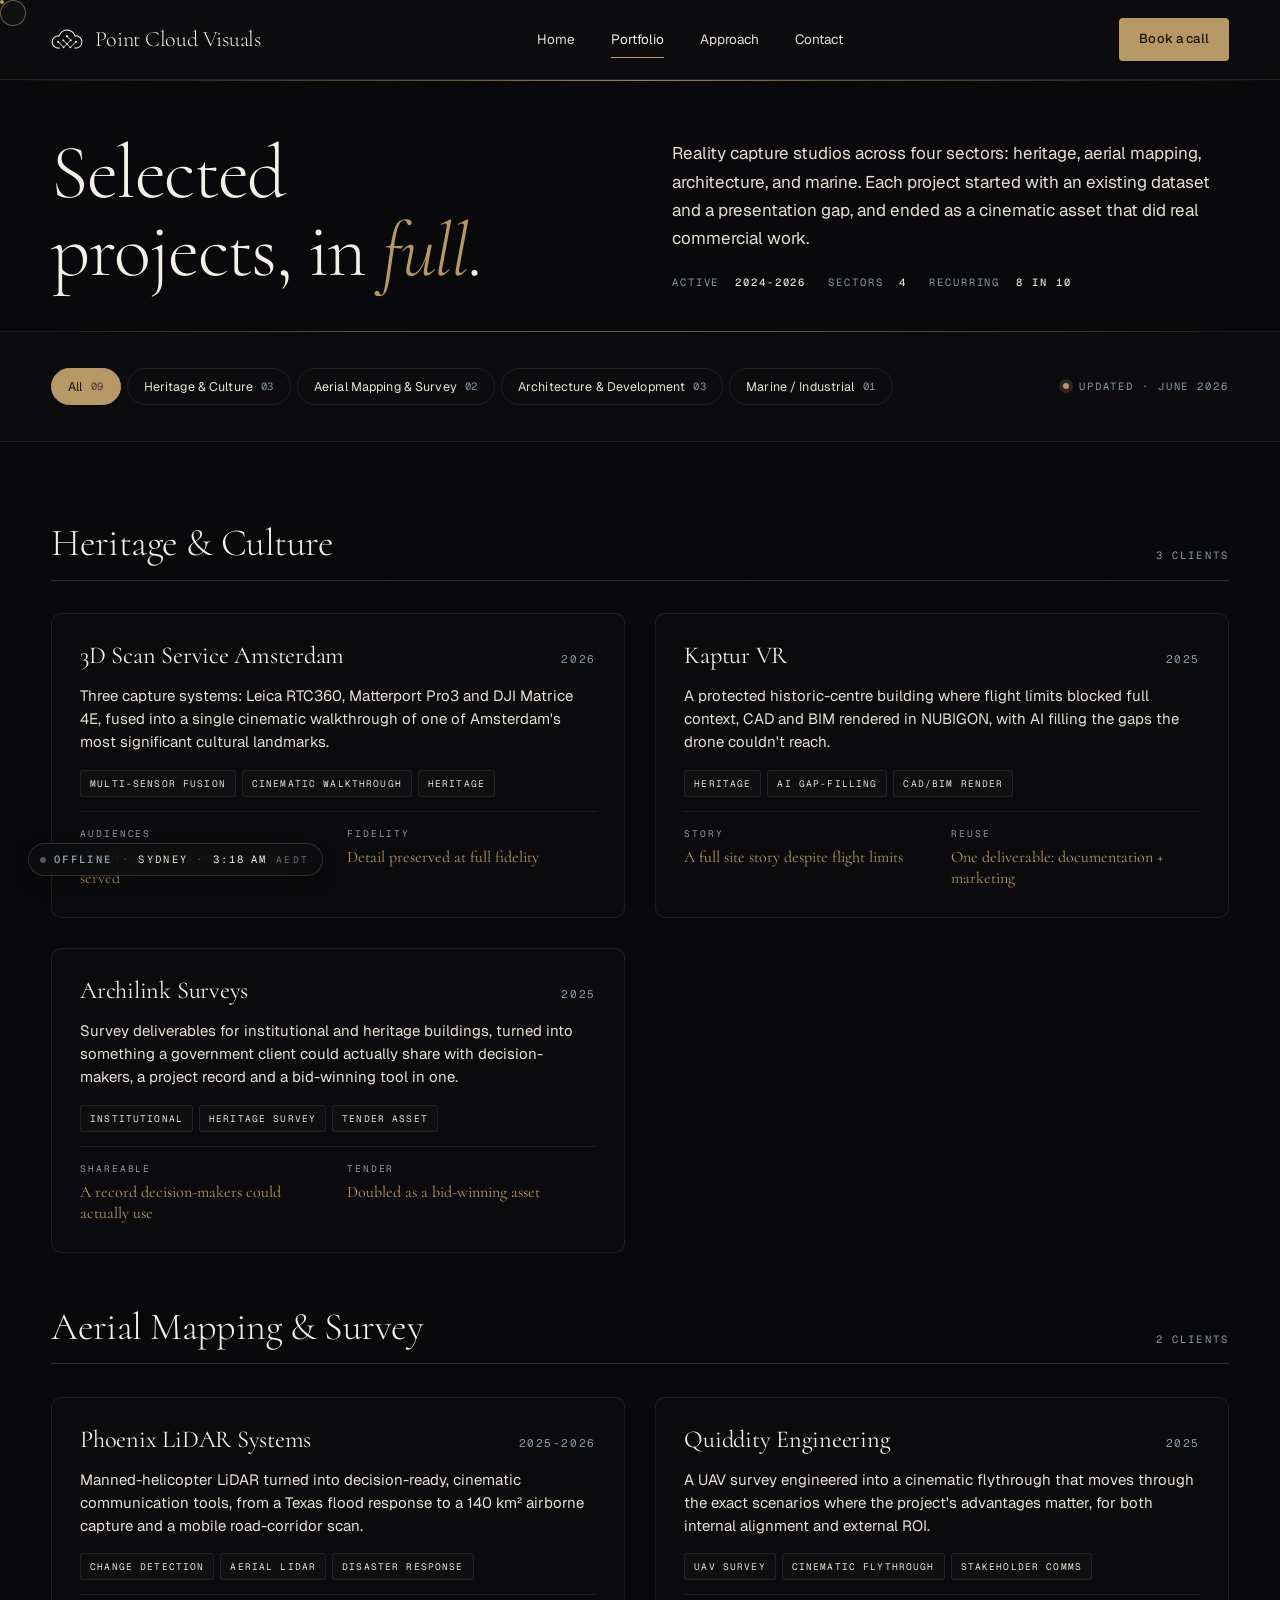
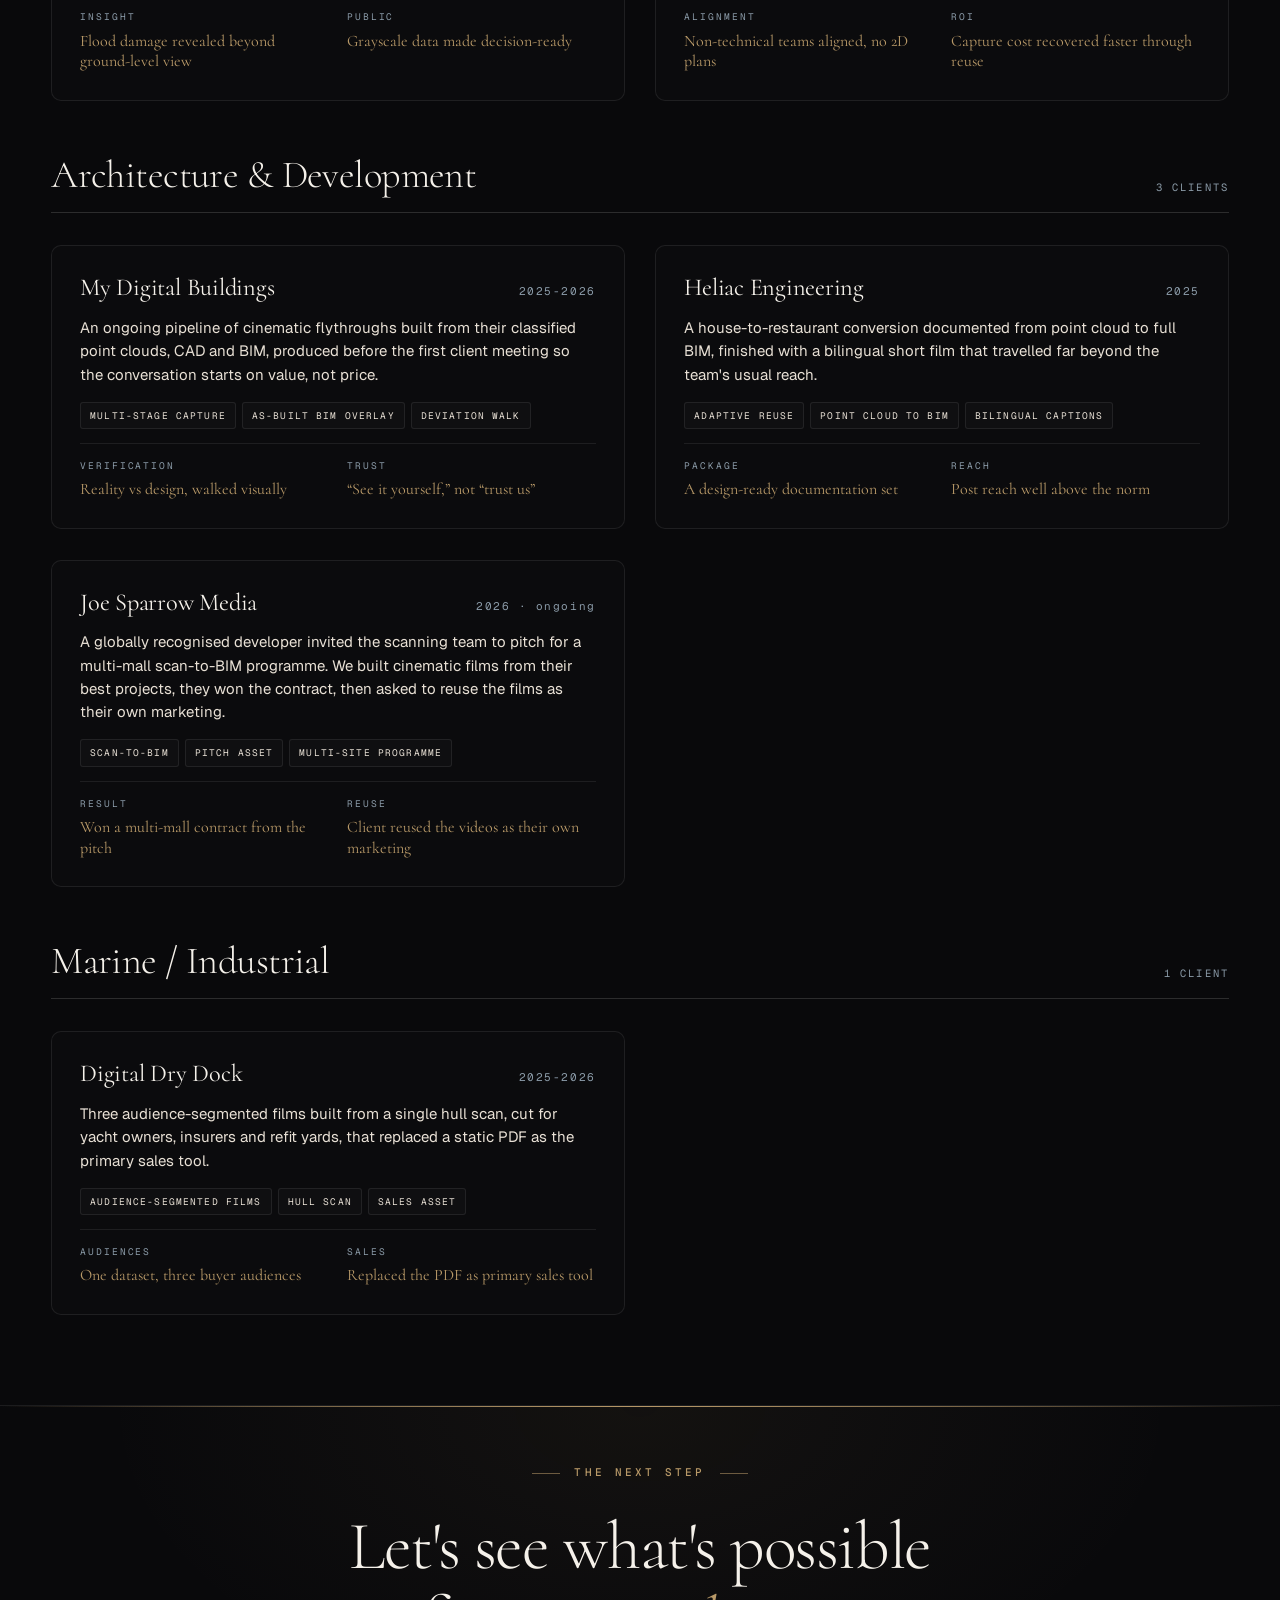
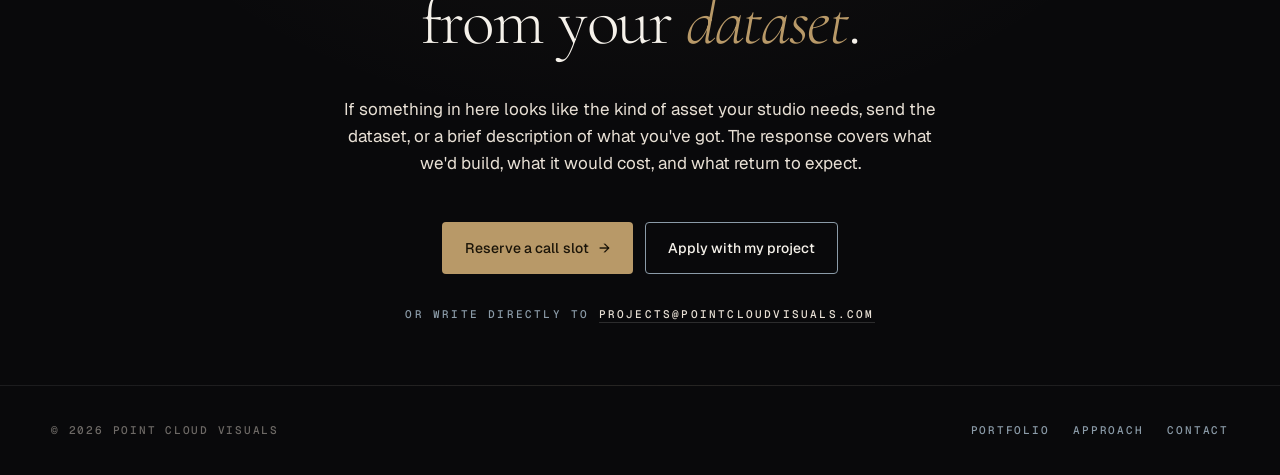
<file: Work.html>
<!doctype html>
<html lang="en">
<head>
<meta charset="utf-8" />
<!-- Google tag (gtag.js) — GA4 -->
<script async src="https://www.googletagmanager.com/gtag/js?id=G-FTRXZBT6EL"></script>
<script>
  window.dataLayer = window.dataLayer || [];
  function gtag(){dataLayer.push(arguments);}
  gtag('js', new Date());
  gtag('config', 'G-FTRXZBT6EL');
</script>
<meta name="viewport" content="width=device-width, initial-scale=1" />
<title>Work: Cinematic LiDAR &amp; reality capture projects · Point Cloud Visuals</title>
<meta name="description" content="Selected reality capture visualisation projects across heritage &amp; culture, aerial mapping &amp; survey, architecture &amp; development, and marine / industrial. Cinematic visuals built from real survey datasets for studios in the US, UK, EU and beyond." />
<meta name="keywords" content="LiDAR case studies, reality capture portfolio, point cloud visualisation work, scan-to-BIM projects, aerial LiDAR films, marine reality capture, heritage scan visualisation, NUBIGON render" />
<meta name="author" content="Edwin Boer" />
<meta name="robots" content="index, follow, max-image-preview:large, max-snippet:-1" />
<link rel="canonical" href="https://pointcloudvisuals.com/work" />
<link rel="icon" type="image/png" href="assets/pcv-mark-white.png" />
<link rel="apple-touch-icon" href="assets/pcv-mark-white.png" />
<link rel="sitemap" type="application/xml" href="/sitemap.xml" />
<meta name="theme-color" content="#0E0E10" />
<meta name="color-scheme" content="dark" />

<!-- OPEN GRAPH -->
<meta property="og:type" content="website" />
<meta property="og:site_name" content="Point Cloud Visuals" />
<meta property="og:title" content="Work, Cinematic LiDAR &amp; reality capture projects" />
<meta property="og:description" content="Projects across heritage, aerial mapping, architecture and marine, built from real survey data for tenders, boardrooms and trade-show floors." />
<meta property="og:url" content="https://pointcloudvisuals.com/work" />
<meta property="og:image" content="https://pointcloudvisuals.com/assets/og-cover.jpg" />
<meta property="og:image:width" content="1200" />
<meta property="og:image:height" content="630" />
<meta property="og:locale" content="en_AU" />
<meta name="twitter:card" content="summary_large_image" />
<meta name="twitter:title" content="Work, Point Cloud Visuals" />
<meta name="twitter:description" content="Reality capture projects across four sectors." />
<meta name="twitter:image" content="https://pointcloudvisuals.com/assets/og-cover.jpg" />

<!-- AI / LLM DISCOVERABILITY -->
<link rel="alternate" type="text/plain" title="llms.txt" href="/llms.txt" />
<meta name="ai:summary" content="The Point Cloud Visuals work index, organised in four sectors: Heritage &amp; Culture (Embassy of the Free Mind, Amsterdam; Kaptur VR historic centre), Aerial Mapping &amp; Survey (Phoenix LiDAR Systems, GeoWeek booth reel, Sandy Creek flood response, 140 km2 airborne capture; Quiddity Engineering UAV survey), Architecture &amp; Development (My Digital Buildings monthly pipeline; Heliac house-to-restaurant conversion), and Marine / Industrial (Digital Dry Dock hull-scan sales films). Multi-video clients (Phoenix, My Digital Buildings) show one card that opens a viewer revealing the rest of their work." />
<meta name="ai:scope" content="Case studies, project outcomes, sector breakdown, deliverable formats, regional distribution of LiDAR and reality capture visualisation work." />
<meta name="ai:audience" content="Reality capture studio owners, surveying firms evaluating visual production partners, AEC clients researching cinematic LiDAR work." />

<link rel="preconnect" href="https://fonts.googleapis.com" />
<link rel="preconnect" href="https://fonts.gstatic.com" crossorigin />
<link href="https://fonts.googleapis.com/css2?family=Cormorant:ital,wght@0,300;0,400;0,500;1,300;1,400&family=Geist:wght@400;500;600&family=Geist+Mono:wght@400;500&display=swap" rel="stylesheet" />
<link rel="stylesheet" href="assets/shared.css" />

<style>
  /* ───────── WORK · page-specific ───────── */

  /* Filter pills */
  .filters{
    max-width: var(--maxw);
    margin: 0 auto;
    padding: clamp(28px, 4vh, 44px) var(--pad-x);
    display: flex; align-items: center; justify-content: space-between;
    gap: 24px; flex-wrap: wrap;
    border-bottom: 1px solid var(--hair);
    position: sticky; top: 73px; z-index: 30;
    background: rgba(14,14,16,0.85);
    backdrop-filter: saturate(140%) blur(14px);
    -webkit-backdrop-filter: saturate(140%) blur(14px);
  }
  .filter-pills{ display: flex; flex-wrap: wrap; gap: 6px; }
  .filter-pill{
    font-family: var(--sans);
    background: transparent;
    border: 1px solid var(--hair);
    color: var(--text-2);
    padding: 9px 16px;
    border-radius: 999px;
    font-size: 12.5px;
    letter-spacing: 0.01em;
    cursor: pointer;
    transition: border-color .2s ease, color .2s ease, background .2s ease;
    display: inline-flex; align-items: center; gap: 8px;
    white-space: nowrap;
  }
  .filter-pill .ct{
    font-family: var(--mono);
    font-size: 10.5px;
    color: var(--steel);
    letter-spacing: 0.05em;
  }
  .filter-pill:hover{ border-color: var(--hair-strong); color: var(--text); }
  .filter-pill.is-active{
    background: var(--brass);
    border-color: var(--brass);
    color: #1a1408;
  }
  .filter-pill.is-active .ct{ color: rgba(26,20,8,0.7); }
  .filter-meta{
    font-family: var(--mono);
    font-size: 10.5px;
    letter-spacing: 0.18em;
    text-transform: uppercase;
    color: var(--steel);
    display: inline-flex; align-items: center; gap: 10px;
  }
  .filter-meta .live-dot{
    width: 6px; height: 6px;
    background: var(--brass);
    border-radius: 50%;
    box-shadow: 0 0 0 4px rgba(184,153,104,0.18);
  }
  /* Short labels are desktop-hidden; swapped in on mobile to fit two rows */
  .filter-pill .lbl-short{ display: none; }

  @media (max-width: 760px){
    /* Was eating half the screen, trim it to two tidy rows */
    .filters{
      padding: 11px var(--pad-x) 12px;
      gap: 8px;
      justify-content: flex-start;
    }
    .filter-pills{ gap: 6px; }
    .filter-pill{ padding: 7px 13px; font-size: 12px; }
    .filter-pill .lbl-full{ display: none; }
    .filter-pill .lbl-short{ display: inline; }
    .filter-meta{ display: none; }
  }

  /* ───────── SECTOR BLOCKS ───────── */
  .sectors{
    max-width: var(--maxw);
    margin: 0 auto;
    padding: clamp(40px, 6vh, 72px) var(--pad-x) clamp(64px, 10vh, 110px);
  }
  .cat-block{ padding-top: clamp(40px, 6vh, 72px); }
  .cat-block:first-child{ padding-top: clamp(16px, 3vh, 32px); }
  .cat-block.hidden{ display: none; }
  .cat-head{
    display: flex; align-items: end; justify-content: space-between;
    gap: 28px;
    margin-bottom: clamp(26px, 3.6vh, 44px);
    padding-bottom: 16px;
    border-bottom: 1px solid var(--hair-strong);
    flex-wrap: wrap;
  }
  .cat-head .lhs{ display: flex; flex-direction: column; gap: 10px; }
  .cat-head .eyebrow{
    font-family: var(--mono);
    font-size: 10.5px;
    letter-spacing: 0.24em;
    text-transform: uppercase;
    color: var(--brass);
    display: inline-flex; align-items: center; gap: 12px;
  }
  .cat-head .eyebrow .bar{ width: 22px; height: 1px; background: var(--brass); opacity: 0.6; }
  .cat-head h2{
    font-family: var(--serif);
    font-weight: 300;
    font-size: clamp(28px, 3vw, 42px);
    line-height: 1.06;
    letter-spacing: -0.015em;
    margin: 0;
    color: var(--text);
  }
  .cat-head .ct{
    font-family: var(--mono);
    font-size: 10.5px;
    letter-spacing: 0.2em;
    text-transform: uppercase;
    color: var(--steel);
    white-space: nowrap;
  }
  .work-grid{
    display: grid;
    grid-template-columns: repeat(2, 1fr);
    gap: clamp(20px, 2.4vw, 32px);
  }

  /* ───────── PROJECT CARD ───────── */
  .pcard{
    display: flex; flex-direction: column;
    background: rgba(255,255,255,0.012);
    border: 1px solid var(--hair);
    border-radius: 10px;
    overflow: hidden;
    transition: border-color .3s ease, background .3s ease, transform .3s ease;
    text-align: left;
    cursor: pointer;
    width: 100%;
    font: inherit;
    color: inherit;
    padding: 0;
  }
  .pcard:hover, .pcard:focus-visible{
    border-color: rgba(184,153,104,0.35);
    background: rgba(255,255,255,0.02);
    transform: translateY(-2px);
    outline: none;
  }
  .pcard .poster{
    position: relative;
    aspect-ratio: 16 / 9;
    background: #0a0a0c;
    border-bottom: 1px solid var(--hair);
    overflow: hidden;
  }
  .pcard .poster .tint{ position: absolute; inset: 0; }
  .pcard .poster video.loop{
    position: absolute; inset: 0;
    width: 100%; height: 100%;
    object-fit: cover;
    opacity: 0.92;
  }
  .pcard.aerial    .poster .tint{ background: radial-gradient(80% 60% at 30% 30%, rgba(184,153,104,0.20), transparent 70%), linear-gradient(180deg, #15161a, #0a0a0e); }
  .pcard.marine    .poster .tint{ background: radial-gradient(80% 60% at 70% 70%, rgba(139,155,168,0.22), transparent 70%), linear-gradient(180deg, #10131a, #0a0a0e); }
  .pcard.boardroom .poster .tint{ background: radial-gradient(70% 60% at 50% 40%, rgba(184,153,104,0.16), transparent 70%), linear-gradient(180deg, #1a1612, #0a0a0e); }
  .pcard.infra     .poster .tint{ background: radial-gradient(80% 60% at 20% 80%, rgba(139,155,168,0.18), transparent 70%), linear-gradient(180deg, #14171a, #0a0a0e); }
  .pcard.heritage  .poster .tint{ background: radial-gradient(80% 60% at 80% 20%, rgba(184,153,104,0.18), transparent 70%), linear-gradient(180deg, #16130e, #0a0a0e); }
  .pcard.recurring .poster .tint{ background: radial-gradient(70% 60% at 50% 60%, rgba(139,155,168,0.14), rgba(184,153,104,0.10) 60%, transparent 80%), linear-gradient(180deg, #121317, #0a0a0e); }
  .pcard.scan      .poster .tint{ background: radial-gradient(70% 60% at 40% 50%, rgba(184,153,104,0.16), transparent 70%), linear-gradient(180deg, #17140f, #0a0a0e); }
  .pcard .poster .tint, .pcard .poster .pf-bg{
    transition: transform .9s cubic-bezier(.2,.7,.2,1);
    will-change: transform;
  }
  .pcard:hover .poster .tint{ transform: scale(1.04); }
  .pcard:hover .poster .pf-bg{ transform: scale(1.08) translate(-4px, -4px); }
  .pcard .poster .play{
    position: absolute; left: 16px; bottom: 16px;
    width: 40px; height: 40px;
    border-radius: 50%;
    background: rgba(14,14,16,0.6);
    backdrop-filter: blur(8px);
    -webkit-backdrop-filter: blur(8px);
    border: 1px solid rgba(245,241,234,0.22);
    display: grid; place-items: center;
    transition: background .2s ease, border-color .2s ease;
  }
  .pcard .poster .play::after{
    content:""; width: 0; height: 0;
    border-left: 9px solid var(--text);
    border-top: 6px solid transparent;
    border-bottom: 6px solid transparent;
    margin-left: 3px;
  }
  .pcard:hover .poster .play{ background: var(--brass); border-color: var(--brass); }
  .pcard:hover .poster .play::after{ border-left-color: #1a1408; }
  .pcard .poster .flag{
    position: absolute; top: 14px; right: 14px;
    font-family: var(--mono);
    font-size: 10px;
    letter-spacing: 0.22em;
    color: rgba(245,241,234,0.78);
    background: rgba(14,14,16,0.6);
    border: 1px solid rgba(245,241,234,0.18);
    padding: 4px 8px;
    border-radius: 3px;
  }
  .pcard .poster .sector-tag{
    position: absolute; top: 14px; left: 14px;
    font-family: var(--mono);
    font-size: 10px;
    letter-spacing: 0.2em;
    color: var(--brass);
    background: rgba(14,14,16,0.62);
    border: 1px solid rgba(184,153,104,0.3);
    padding: 4px 8px;
    border-radius: 3px;
  }
  /* "more work" badge, signals returning / multi-video clients */
  .pcard .poster .vbadge{
    position: absolute; right: 14px; bottom: 16px;
    display: inline-flex; align-items: center; gap: 7px;
    font-family: var(--mono);
    font-size: 9.5px;
    letter-spacing: 0.16em;
    text-transform: uppercase;
    color: #1a1408;
    background: var(--brass);
    padding: 5px 9px;
    border-radius: 999px;
    font-weight: 500;
  }
  .pcard .poster .vbadge.muted{
    color: rgba(245,241,234,0.82);
    background: rgba(14,14,16,0.66);
    border: 1px solid var(--hair-strong);
  }
  .pcard .poster .vbadge svg{ width: 11px; height: 11px; display: block; }
  .pcard .body{
    padding: clamp(20px, 2.4vw, 28px);
    display: flex; flex-direction: column; gap: 14px;
    flex: 1;
  }
  .pcard .row1{
    display: flex; align-items: baseline; justify-content: space-between; gap: 14px;
  }
  .pcard h4{
    font-family: var(--serif);
    font-weight: 400;
    font-size: clamp(22px, 1.9vw, 26px);
    line-height: 1.1;
    letter-spacing: -0.01em;
    margin: 0;
    color: var(--text);
  }
  .pcard .year{
    font-family: var(--mono);
    font-size: 11px;
    letter-spacing: 0.14em;
    color: var(--steel);
    font-variant-numeric: tabular-nums;
    white-space: nowrap;
  }
  .pcard .summary{
    font-size: 15px;
    line-height: 1.55;
    color: var(--text-2);
    margin: 0;
    max-width: 52ch;
  }
  .pcard .deliverables{ display: flex; flex-wrap: wrap; gap: 6px; margin-top: 2px; }
  .ftag{
    font-family: var(--mono);
    font-size: 9.5px;
    letter-spacing: 0.12em;
    text-transform: uppercase;
    color: var(--text-2);
    border: 1px solid var(--hair);
    background: rgba(255,255,255,0.02);
    padding: 5px 9px;
    border-radius: 3px;
  }
  .pcard .outcome{
    margin-top: auto;
    padding-top: 14px;
    border-top: 1px solid var(--hair);
    display: grid;
    grid-template-columns: 1fr 1fr;
    gap: 18px;
  }
  .pcard .outcome .lbl{
    font-family: var(--mono);
    font-size: 9.5px;
    letter-spacing: 0.2em;
    text-transform: uppercase;
    color: var(--steel);
    margin-bottom: 6px;
  }
  .pcard .outcome .val{
    font-family: var(--serif);
    font-weight: 400;
    font-size: 16px;
    line-height: 1.3;
    color: var(--brass);
  }
  @media (max-width: 880px){
    .work-grid{ grid-template-columns: 1fr; }
  }

  /* ───────── VIDEO MODAL ───────── */
  .vmodal{
    position: fixed; inset: 0;
    z-index: 200;
    display: none;
    align-items: flex-start; justify-content: center;
    padding: clamp(16px, 5vh, 64px) clamp(14px, 4vw, 48px);
    overflow-y: auto;
  }
  .vmodal.open{ display: flex; }
  .vmodal-scrim{
    position: fixed; inset: 0;
    background: rgba(6,6,8,0.82);
    backdrop-filter: blur(8px);
    -webkit-backdrop-filter: blur(8px);
    animation: vmFade .3s ease both;
  }
  @keyframes vmFade{ from{ opacity: 0; } to{ opacity: 1; } }
  .vmodal-card{
    position: relative;
    width: min(1440px, 92vw);
    background: #101013;
    border: 1px solid var(--hair-strong);
    border-radius: 14px;
    overflow: hidden;
    box-shadow: 0 40px 120px rgba(0,0,0,0.6);
    /* NOTE: no fill-mode — the transform must NOT persist at rest.
       A lingering transform on this ancestor establishes a containing
       block which, with overflow:hidden, traps the <video> fullscreen
       request inside the card (fullscreen appears to "not work"). */
    animation: vmRise .36s cubic-bezier(.2,.7,.2,1);
  }
  @keyframes vmRise{ from{ opacity: 0; transform: translateY(18px); } to{ opacity: 1; transform: translateY(0); } }
  @media (prefers-reduced-motion: reduce){
    .vmodal-card{ animation: none; }
  }
  .vmodal-close{
    position: absolute; top: 14px; right: 14px;
    z-index: 6;
    width: 40px; height: 40px;
    border-radius: 50%;
    background: rgba(14,14,16,0.7);
    border: 1px solid var(--hair-strong);
    color: var(--text);
    font-size: 20px;
    cursor: pointer;
    display: grid; place-items: center;
    transition: background .2s ease, border-color .2s ease, transform .2s ease;
  }
  .vmodal-close:hover{ background: var(--brass); color: #1a1408; border-color: var(--brass); transform: rotate(90deg); }
  .vmodal-main{
    display: grid;
    grid-template-columns: 2.35fr 1fr;
    align-items: stretch;
  }
  .vm-player{
    position: relative;
    background: #050507;
    aspect-ratio: 16 / 9;
    overflow: hidden;
    border-right: 1px solid var(--hair);
    align-self: start;
    min-width: 0;
    width: 100%;
  }
  .vm-player video{ position: absolute; inset: 0; width: 100%; height: 100%; object-fit: cover; background: #050507; }
  /* Hard-remove the NATIVE control-bar fullscreen button so the single custom
     .vm-fs button (top-left) is the ONLY fullscreen affordance. This shadow-DOM
     pseudo-element works in Chrome / Edge / Safari even when controlslist is
     ignored (it's the real reason a duplicate, dead button kept appearing). */
  .vm-player video::-webkit-media-controls-fullscreen-button{ display: none !important; }
  /* Single explicit fullscreen affordance, top-LEFT of the player so it
     never collides with the close ✕ (top-right) or the native control bar
     (bottom). The native fullscreen button is suppressed via controlslist. */
  .vm-fs{
    position: absolute; top: 12px; left: 12px; z-index: 4;
    width: 38px; height: 38px;
    display: inline-flex; align-items: center; justify-content: center;
    color: #f4f1ea;
    background: rgba(8,8,10,0.55);
    border: 1px solid rgba(255,255,255,0.18);
    border-radius: 8px;
    cursor: pointer;
    backdrop-filter: blur(6px);
    -webkit-backdrop-filter: blur(6px);
    opacity: 0; transform: translateY(-2px);
    transition: opacity .25s ease, transform .25s ease, background .2s ease, border-color .2s ease;
  }
  .vm-player:hover .vm-fs,
  .vm-fs:focus-visible{ opacity: 1; transform: translateY(0); }
  .vm-fs:hover{ background: var(--brass); color: #1a1408; border-color: var(--brass); }
  /* Touch devices have no hover — keep the button visible. */
  @media (hover: none){ .vm-fs{ opacity: 1; transform: none; } }

  /* Pseudo-fullscreen: player fills the viewport. Works everywhere, even
     where the real Fullscreen API is blocked (iframes / embeds). */
  .vm-player.vm-pseudofs{
    position: fixed; inset: 0; z-index: 9999;
    width: 100vw; height: 100vh;
    border: 0; border-radius: 0;
    background: #000;
  }
  .vm-player.vm-pseudofs video{ object-fit: contain; }
  .vm-player.vm-pseudofs .vm-fs{ opacity: 1; transform: none; z-index: 10000; }
  body.vm-pseudofs-lock{ overflow: hidden; }
  /* In REAL OS fullscreen the container IS the player, so keep the single
     button visible (the same button toggles back out) and letterbox cleanly.
     Separate rules per prefix so one unknown pseudo can't drop the whole set. */
  .vm-player:fullscreen .vm-fs{ opacity: 1; transform: none; z-index: 10000; }
  .vm-player:-webkit-full-screen .vm-fs{ opacity: 1; transform: none; z-index: 10000; }
  .vm-player:fullscreen video{ object-fit: contain; }
  .vm-player:-webkit-full-screen video{ object-fit: contain; }
  /* placeholder player (no link yet) */
  .vm-ph{ position: absolute; inset: 0; display: grid; place-items: center; }
  .vm-ph .tint{ position: absolute; inset: 0; background: radial-gradient(70% 60% at 40% 35%, rgba(184,153,104,0.18), transparent 70%), linear-gradient(180deg, #15161a, #0a0a0e); }
  .vm-ph .note{
    position: relative; z-index: 2;
    text-align: center;
    display: flex; flex-direction: column; align-items: center; gap: 12px;
  }
  .vm-ph .note .ring{
    width: 60px; height: 60px; border-radius: 50%;
    border: 1px solid var(--hair-strong);
    display: grid; place-items: center;
    color: var(--brass);
  }
  .vm-ph .note .ring.lock svg{ width: 22px; height: 22px; }
  .vm-ph .note .t{
    font-family: var(--mono);
    font-size: 10.5px; letter-spacing: 0.22em; text-transform: uppercase;
    color: var(--text-2);
  }
  .vm-ph .note .s{
    font-family: var(--sans);
    font-size: 12.5px; color: var(--steel); max-width: 30ch; line-height: 1.5;
  }
  .vm-meta{
    padding: clamp(24px, 2.4vw, 34px);
    display: flex; flex-direction: column; gap: 14px;
    min-width: 0;
  }
  .vm-eyebrow{
    font-family: var(--mono);
    font-size: 10px; letter-spacing: 0.22em; text-transform: uppercase;
    color: var(--brass);
    display: inline-flex; align-items: center; gap: 10px;
  }
  .vm-eyebrow .bar{ width: 18px; height: 1px; background: var(--brass); opacity: 0.6; }
  .vm-meta h3{
    font-family: var(--serif);
    font-weight: 400;
    font-size: clamp(20px, 1.7vw, 26px);
    line-height: 1.12;
    letter-spacing: -0.01em;
    margin: 0;
    color: var(--text);
  }
  .vm-sub{
    font-family: var(--mono);
    font-size: 10.5px; letter-spacing: 0.12em; text-transform: uppercase;
    color: var(--steel);
    line-height: 1.6;
  }
  .vm-summary{
    font-size: 13px; line-height: 1.6; color: var(--text-2); margin: 4px 0 0;
  }
  .vm-tags{ display: flex; flex-wrap: wrap; gap: 6px; }
  .vm-outcomes{
    display: grid; grid-template-columns: 1fr 1fr; gap: 16px;
    border-top: 1px solid var(--hair);
    padding-top: 16px; margin-top: 4px;
  }
  .vm-outcomes .lbl{
    font-family: var(--mono);
    font-size: 9.5px; letter-spacing: 0.2em; text-transform: uppercase;
    color: var(--steel); margin-bottom: 6px;
  }
  .vm-outcomes .val{
    font-family: var(--serif); font-weight: 400; font-size: 16px; line-height: 1.3; color: var(--brass);
  }
  .vm-cs{ margin-top: auto; padding-top: 14px; }

  /* RAIL, more from this client */
  .vm-rail{
    border-top: 1px solid var(--hair-strong);
    padding: clamp(18px, 2vw, 26px) clamp(24px, 2.4vw, 34px) clamp(22px, 2.4vw, 30px);
    background: rgba(255,255,255,0.012);
  }
  .vm-rail.hidden{ display: none; }
  .vm-rail-head{
    display: flex; align-items: baseline; gap: 10px; flex-wrap: wrap;
    font-family: var(--mono);
    font-size: 11px; letter-spacing: 0.18em; text-transform: uppercase;
    color: var(--text);
    margin-bottom: 16px;
  }
  .vm-rail-head .sig{ color: var(--brass); }
  .vm-rail-note{
    font-family: var(--sans);
    text-transform: none; letter-spacing: 0;
    font-size: 12.5px; color: var(--steel);
    flex-basis: 100%; margin-top: 2px; line-height: 1.5;
  }
  .vm-rail-track{
    display: grid;
    grid-auto-flow: column;
    grid-auto-columns: minmax(190px, 1fr);
    gap: 12px;
    overflow-x: auto;
    padding-bottom: 6px;
    scrollbar-width: thin;
  }
  .vm-thumb{
    text-align: left;
    background: transparent; border: 0; padding: 0; cursor: pointer;
    display: flex; flex-direction: column; gap: 8px;
    color: inherit; font: inherit;
  }
  .vm-thumb:disabled{ cursor: default; }
  .vm-thumb-poster{
    position: relative;
    aspect-ratio: 16 / 9;
    border-radius: 7px;
    overflow: hidden;
    border: 1px solid var(--hair);
    background: #0a0a0c;
    transition: border-color .2s ease;
  }
  .vm-thumb-poster img{ position: absolute; inset: 0; width: 100%; height: 100%; object-fit: cover; }
  .vm-thumb-poster .g{ position: absolute; inset: 0; }
  .vm-thumb-poster .g.heritage{ background: radial-gradient(80% 60% at 80% 20%, rgba(184,153,104,0.2), transparent 70%), linear-gradient(180deg,#16130e,#0a0a0e); }
  .vm-thumb-poster .g.aerial{ background: radial-gradient(80% 60% at 30% 30%, rgba(184,153,104,0.22), transparent 70%), linear-gradient(180deg,#15161a,#0a0a0e); }
  .vm-thumb-poster .g.recurring{ background: radial-gradient(70% 60% at 50% 60%, rgba(139,155,168,0.16), rgba(184,153,104,0.1) 60%, transparent 80%), linear-gradient(180deg,#121317,#0a0a0e); }
  .vm-thumb-poster .g.marine{ background: radial-gradient(80% 60% at 70% 70%, rgba(139,155,168,0.22), transparent 70%), linear-gradient(180deg,#10131a,#0a0a0e); }
  .vm-thumb-poster .g.boardroom{ background: radial-gradient(70% 60% at 50% 40%, rgba(184,153,104,0.16), transparent 70%), linear-gradient(180deg,#1a1612,#0a0a0e); }
  .vm-thumb-poster .g.infra{ background: radial-gradient(80% 60% at 20% 80%, rgba(139,155,168,0.18), transparent 70%), linear-gradient(180deg,#14171a,#0a0a0e); }
  .vm-thumb-poster .g.scan{ background: radial-gradient(70% 60% at 40% 50%, rgba(184,153,104,0.16), transparent 70%), linear-gradient(180deg,#17140f,#0a0a0e); }
  .vm-thumb-poster .pf-bg{ opacity: 0.7; }
  .vm-thumb.is-active .vm-thumb-poster{ border-color: var(--brass); box-shadow: 0 0 0 1px var(--brass); }
  .vm-thumb:not(:disabled):hover .vm-thumb-poster{ border-color: rgba(184,153,104,0.5); }
  .vm-thumb-poster .pl{
    position: absolute; left: 50%; top: 50%; transform: translate(-50%,-50%);
    width: 30px; height: 30px; border-radius: 50%;
    background: rgba(14,14,16,0.6);
    border: 1px solid rgba(245,241,234,0.28);
    display: grid; place-items: center;
  }
  .vm-thumb-poster .pl::after{
    content:""; width:0; height:0;
    border-left: 7px solid var(--text);
    border-top: 5px solid transparent; border-bottom: 5px solid transparent;
    margin-left: 2px;
  }
  .vm-thumb-poster .lockchip{
    position: absolute; inset: 0;
    display: grid; place-items: center;
    background: rgba(8,8,10,0.55);
    color: var(--text-2);
  }
  .vm-thumb-poster .lockchip svg{ width: 20px; height: 20px; }
  .vm-thumb-poster .dur{
    position: absolute; right: 8px; bottom: 8px;
    font-family: var(--mono); font-size: 9px; letter-spacing: 0.12em;
    color: rgba(245,241,234,0.82);
    background: rgba(14,14,16,0.7);
    padding: 2px 6px; border-radius: 3px;
  }
  .vm-thumb-cap{ display: flex; flex-direction: column; gap: 3px; }
  .vm-thumb-cap .t{
    font-family: var(--serif); font-size: 15px; line-height: 1.2; color: var(--text);
  }
  .vm-thumb.is-active .vm-thumb-cap .t{ color: var(--brass); }
  .vm-thumb-cap .d{
    font-family: var(--mono); font-size: 9.5px; letter-spacing: 0.14em; text-transform: uppercase; color: var(--steel);
  }

  @media (max-width: 760px){
    .vmodal{ padding: 0; }
    .vmodal-card{ width: 100%; min-height: 100%; border-radius: 0; border-left: 0; border-right: 0; }
    .vmodal-main{ grid-template-columns: 1fr; }
    .vm-player{ border-right: 0; border-bottom: 1px solid var(--hair); }
    .vm-outcomes{ grid-template-columns: 1fr; gap: 12px; }
  }
</style>

<!-- ============================================================
     STRUCTURED DATA · schema.org JSON-LD
     ============================================================ -->
<script type="application/ld+json">
{
  "@context": "https://schema.org",
  "@graph": [
    {
      "@type": "BreadcrumbList",
      "itemListElement": [
        { "@type": "ListItem", "position": 1, "name": "Home", "item": "https://pointcloudvisuals.com/" },
        { "@type": "ListItem", "position": 2, "name": "Work", "item": "https://pointcloudvisuals.com/work" }
      ]
    },
    {
      "@type": "CollectionPage",
      "@id": "https://pointcloudvisuals.com/work#page",
      "name": "Work, Point Cloud Visuals",
      "url": "https://pointcloudvisuals.com/work",
      "description": "Reality capture visualisation projects across heritage & culture, aerial mapping & survey, architecture & development, and marine / industrial.",
      "inLanguage": "en-AU",
      "isPartOf": { "@id": "https://pointcloudvisuals.com/#website" },
      "publisher": { "@id": "https://pointcloudvisuals.com/#org" }
    },
    {
      "@type": "ItemList",
      "@id": "https://pointcloudvisuals.com/work#projects",
      "name": "Reality capture visualisation projects",
      "itemListOrder": "https://schema.org/ItemListOrderDescending",
      "itemListElement": [
        { "@type": "ListItem", "position": 1, "name": "Embassy of the Free Mind", "description": "Three-sensor fusion (Leica RTC360, Matterport Pro3, DJI Matrice 4E) into one cinematic walkthrough of an Amsterdam landmark; NL." },
        { "@type": "ListItem", "position": 2, "name": "Kaptur VR · Historic City Centre", "description": "CAD/BIM rendered in NUBIGON with AI gap-filling where flight was restricted; France." },
        { "@type": "ListItem", "position": 3, "name": "Phoenix LiDAR Systems", "description": "Sandy Creek flood response, a 140 km² airborne capture (Ranger U580), and a Ranger Flex road-corridor scan; US." },
        { "@type": "ListItem", "position": 4, "name": "Quiddity Engineering · UAV Survey", "description": "Cinematic UAV flythrough for internal alignment and external ROI; US." },
        { "@type": "ListItem", "position": 5, "name": "My Digital Buildings", "description": "Monthly pipeline: cinematic flythroughs built from classified point clouds, CAD and BIM; EU." },
        { "@type": "ListItem", "position": 6, "name": "Heliac · House to Restaurant Conversion", "description": "Point cloud to full BIM with a bilingual short film; EU." },
        { "@type": "ListItem", "position": 7, "name": "Digital Dry Dock", "description": "Audience-segmented hull-scan films that replaced a static PDF sales tool; UK." },
        { "@type": "ListItem", "position": 8, "name": "Joe Sparrow Media", "description": "Cinematic films built from a multi-mall scan-to-BIM programme that won the pitch and were reused as the client's own marketing; AU. Most of the programme is under NDA." },
        { "@type": "ListItem", "position": 9, "name": "Archilink Surveys", "description": "Survey deliverables for institutional and heritage buildings turned into a shareable, bid-winning visual asset; UK. Most work is under NDA." }
      ]
    }
  ]
}
</script>
</head>
<body>

<!-- NAV -->
<header class="nav-wrap" data-screen-label="Nav">
  <nav class="nav" aria-label="Primary">
    <a class="nav-brand" href="/" aria-label="Point Cloud Visuals home">
        <img class="mark" src="assets/pcv-mark-white.png" alt="" width="32" height="32" decoding="async" />
        <span class="wordmark">Point Cloud Visuals</span>
      </a>
    <div class="nav-links">
      <a href="/">Home</a>
      <a href="Work.html" class="is-active">Portfolio</a>
      <a href="Approach.html">Approach</a>
      <a href="#cta">Contact</a>
    </div>
    <a class="nav-cta" href="https://calendly.com/projects-pointcloudvisuals/30min" target="_blank" rel="noopener noreferrer">Book a call</a>
    <button class="nav-hamburger" type="button" aria-label="Open menu">
      <span></span><span></span><span></span>
    </button>
  </nav>
</header>

<!-- PAGE HERO -->
<section class="page-hero" data-screen-label="01 Work hero">
  <div>
    <h1>Selected projects, in <em class="brass">full</em>.</h1>
  </div>
  <div>
    <p class="lede">Reality capture studios across four sectors: heritage, aerial mapping, architecture, and marine. Each project started with an existing dataset and a presentation gap, and ended as a cinematic asset that did real commercial work.</p>
    <div class="meta-row">
      <span>Active <b>2024-2026</b></span>
      <span>Sectors <b>4</b></span>
      <span>Recurring <b>8 in 10</b></span>
    </div>
  </div>
</section>

<!-- FILTERS -->
<div class="filters" role="tablist" aria-label="Filter projects by sector">
  <div class="filter-pills" id="filter-pills"></div>
  <div class="filter-meta">
    <span class="live-dot" aria-hidden="true"></span>
    Updated · June 2026
  </div>
</div>

<!-- SECTOR BLOCKS (rendered) -->
<main class="sectors" id="sectors"></main>

<!-- VIDEO MODAL -->
<div class="vmodal" id="vmodal" aria-hidden="true">
  <div class="vmodal-scrim" data-close></div>
  <div class="vmodal-card" role="dialog" aria-modal="true" aria-labelledby="vm-title">
    <button class="vmodal-close" type="button" data-close aria-label="Close">&times;</button>
    <div class="vmodal-main">
      <div class="vm-player" id="vm-player"></div>
      <div class="vm-meta">
        <span class="vm-eyebrow" id="vm-eyebrow"><span class="bar"></span></span>
        <h3 id="vm-title"></h3>
        <div class="vm-sub" id="vm-sub">MY DIGITAL BUILDINGS · FRANCE · EU · 2025</div>
        <p class="vm-summary" id="vm-summary"></p>
        <div class="vm-tags" id="vm-tags"></div>
        <div class="vm-outcomes" id="vm-outcomes"></div>
        <div class="vm-cs" id="vm-cs"></div>
      </div>
    </div>
    <div class="vm-rail" id="vm-rail">
      <div class="vm-rail-head" id="vm-rail-head"></div>
      <div class="vm-rail-track" id="vm-rail-track"></div>
    </div>
  </div>
</div>

<!-- FINAL CTA -->
<div class="final-section" id="cta" data-screen-label="Final CTA">
  <section class="section">
    <p class="final-eyebrow"><span class="sep"></span>The next step<span class="sep"></span></p>
    <h2 class="final-title">Let's see what's possible from your <em>dataset</em>.</h2>
    <p class="final-body">If something in here looks like the kind of asset your studio needs, send the dataset, or a brief description of what you've got. The response covers what we'd build, what it would cost, and what return to expect.</p>
    <div class="final-buttons">
      <a class="btn btn-primary" href="https://calendly.com/projects-pointcloudvisuals/30min" target="_blank" rel="noopener noreferrer">Reserve a call slot <span class="arrow">→</span></a>
      <a class="btn btn-secondary" href="https://tally.so/r/w8WKPz" target="_blank" rel="noopener noreferrer">Apply with my project</a>
    </div>
    <p class="final-foot">Or write directly to <a href="mailto:projects@pointcloudvisuals.com">projects@pointcloudvisuals.com</a></p>
  </section>
</div>

<!-- FOOTER -->
<footer class="footer" data-screen-label="Footer">
  <span class="legal">© <span data-year>2026</span> Point Cloud Visuals</span>
  <div class="nav-mini">
    <a href="Work.html">Portfolio</a>
    <a href="Approach.html">Approach</a>
    <a href="#cta">Contact</a>
  </div>
</footer>

<script src="assets/shared.js"></script>
<script>
/* ============================================================
   WORK · data-driven gallery + video viewer
   ------------------------------------------------------------
   Edit project content here. One object per CLIENT.
   A client with >1 video shows a single card in the grid; the
   viewer reveals the rest under "More from <client>".
   videos[]: { title, region, year, duration, vid?, tint, summary,
               tags[], outcomes[[lbl,val]...], locked?, caseStudy? }
   - vid  : Bunny Stream id. Grid loop uses 720p; modal plays 1080p
            with sound. Omit = placeholder.
   - gridVid (on the client): Bunny id for the GRID card's 720p loop
            only, when it should differ from videos[0] (e.g. the card
            keeps an old hero loop but the viewer shows other films).
   - locked: true -> NDA tile (shown in rail, not playable).
   ============================================================ */
(function(){
  var BUNNY = 'https://vz-39886892-05f.b-cdn.net/';
  var mp4720 = function(id){ return BUNNY + id + '/play_720p.mp4'; };   // grid loop posters
  var mp4    = function(id){ return BUNNY + id + '/play_1080p.mp4'; };  // modal player (sound on)
  var poster = function(id){ return BUNNY + id + '/thumbnail.jpg'; };

  var CATS = [
    { key:'all',      label:'All' },
    { key:'heritage', label:'Heritage & Culture',        tag:'Heritage' },
    { key:'aerial',   label:'Aerial Mapping & Survey',   tag:'Aerial Mapping' },
    { key:'arch',     label:'Architecture & Development', tag:'Architecture' },
    { key:'marine',   label:'Marine / Industrial',       tag:'Marine · Industrial' }
  ];

  var PROJECTS = [
    /* ───── HERITAGE & CULTURE ───── */
    {
      client:'3D Scan Service Amsterdam', cat:'heritage', region:'NL', tint:'heritage', year:'2026',
      card:"Three capture systems: Leica RTC360, Matterport Pro3 and DJI Matrice 4E, fused into a single cinematic walkthrough of one of Amsterdam's most significant cultural landmarks.",
      videos:[
        { title:'Cinematic walkthrough', region:'Amsterdam, Netherlands', year:'2026', vid:'4c3d3ea9-260f-4d0f-b8f8-3578766fe4a0', slug:'amsterdam-landmark', tint:'heritage',
          summary:"Three capture systems ran in parallel on one of Amsterdam's most significant cultural landmarks: Leica RTC360 terrestrial scanning, Matterport Pro3 reality capture, and DJI Matrice 4E aerial photogrammetry. We fused that data into a single cinematic walkthrough covering interior, exterior, garden, and aerial, landing with every audience the building needed, from the architects and engineers to the Embassy team and a public who will never see the point cloud underneath.",
          tags:['Multi-sensor fusion','Cinematic walkthrough','Heritage'],
          outcomes:[['Audiences','One fused dataset, four audiences served'],['Fidelity','Detail preserved at full fidelity']] }
      ]
    },
    {
      client:'Kaptur VR', cat:'heritage', region:'FR', tint:'scan', year:'2025',
      card:"A protected historic-centre building where flight limits blocked full context, CAD and BIM rendered in NUBIGON, with AI filling the gaps the drone couldn't reach.",
      videos:[
        { title:'Historic City Centre', region:'Historic city centre · France', year:'2025', vid:'72e122ea-6719-4518-9bd5-5fc2f5ca6864', slug:'historic-city-centre', tint:'scan',
          summary:"A mixed-use building in a protected historic centre, where flight restrictions meant the drone couldn't capture full context. Kaptur VR produced the CAD and BIM deliverables; we rendered them in NUBIGON and used AI to fill the gaps the drone couldn't reach, building a complete narrative rather than a list of technical files. The client used it to present to owners and then reused it as a marketing asset.",
          tags:['Heritage','AI gap-filling','CAD/BIM render'],
          outcomes:[['Story','A full site story despite flight limits'],['Reuse','One deliverable: documentation + marketing']] }
      ]
    },
    {
      client:'Archilink Surveys', cat:'heritage', region:'UK', tint:'heritage', year:'2025',
      badge:'Selected snippets',
      railNote:"Most Archilink work is for institutional and government clients under NDA. This is the snippet we're able to show.",
      card:"Survey deliverables for institutional and heritage buildings, turned into something a government client could actually share with decision-makers, a project record and a bid-winning tool in one.",
      videos:[
        { title:'Institutional building · survey film', region:'United Kingdom', year:'2025', vid:'68359807-19f6-4ca8-846e-3991bbc6d82b', slug:'institutional-survey', tint:'heritage',
          summary:"Archilink captures institutional and heritage buildings for clients whose brief usually stops at technical reports. We turned their survey deliverables into a clear visual asset their client could share with decision-makers, so the work read as more than a compliance document. It became both a project record and a tool for winning the next tender.",
          tags:['Institutional','Heritage survey','Tender asset'],
          outcomes:[['Shareable','A record decision-makers could actually use'],['Tender','Doubled as a bid-winning asset']] },
        { title:'Government survey programme', locked:true, tint:'heritage' },
        { title:'Institutional portfolio set', locked:true, tint:'heritage' }
      ]
    },

    /* ───── AERIAL MAPPING & SURVEY ───── */
    {
      client:'Phoenix LiDAR Systems', cat:'aerial', region:'US', tint:'aerial', year:'2025-2026',
      badge:'3 films',
      gridVid:'db330807-2099-4412-8daf-724ea2cc6e5a',
      card:"Manned-helicopter LiDAR turned into decision-ready, cinematic communication tools, from a Texas flood response to a 140 km² airborne capture and a mobile road-corridor scan.",
      videos:[
        { title:'Sandy Creek · Flood Response', region:'Sandy Creek, Texas, USA', year:'2025', vid:'bb56d82d-33f5-4c5d-a93f-6a45ed1b5de3', slug:'sandy-creek-flood', tint:'aerial',
          summary:"After the July floods, Phoenix LiDAR flew manned helicopter missions and ran change-detection analysis to reveal damage that wasn't visible from the ground. We took that grayscale public dataset and processed it in NUBIGON into a clear communication tool. The visualisation turned raw survey data into something a community could use to make informed decisions when it mattered most.",
          tags:['Change detection','Aerial LiDAR','Disaster response'],
          outcomes:[['Insight','Flood damage revealed beyond ground-level view'],['Public','Grayscale data made decision-ready']] },
        { title:'Ranger U580 · City-Scale Texas', region:'Texas, USA', year:'2026', vid:'c06d0831-c519-4d41-ad07-346aed9c52ce', slug:'city-scale-texas', tint:'aerial',
          summary:"140 sqkm of Texas captured with the Ranger U580 airborne system, the largest dataset in the set, with a conversion that ran over 8 hours on current hardware. Built for Phoenix's Geo Week 2026 booth, every frame comes straight from the point cloud, no mesh conversion or modelling. Rendered cinematically in NUBIGON to hold a viewer at city scale where most scanner demos lose them.",
          tags:['Airborne LiDAR','City-scale dataset','Trade show asset'],
          outcomes:[['Scale','140 sqkm rendered direct from point cloud'],['Booth','Played on loop at the Geo Week booth']] },
        { title:'Ranger Flex · Road Corridor Scan', region:'Texas, USA', year:'2026', vid:'0d11b7f5-be54-455c-a8c6-f56d61177337', slug:'road-corridor-scan', tint:'aerial',
          summary:"A road corridor scan through a neighbourhood, captured with the Ranger Flex and built as the first of two pieces for Phoenix's Geo Week 2026 booth. The film leans into what the sensor actually records, moving through the corridor while highlighting RGB and intensity in the raw point cloud. No mesh, no modelling, just the dataset rendered cinematically in NUBIGON, so a booth visitor sees what the data looks like rather than a live screen recording in processing software.",
          tags:['Corridor mapping','RGB + intensity','Trade show asset'],
          outcomes:[['Sensor','Sensor data shown cinematically, not a screen capture'],['Booth','Anchored the Geo Week booth presence']] }
      ]
    },
    {
      client:'Quiddity Engineering', cat:'aerial', region:'US', tint:'infra', year:'2025',
      gridVid:'9fabbfb7-ebc5-441d-8303-38154303afa3',
      card:"A UAV survey engineered into a cinematic flythrough that moves through the exact scenarios where the project's advantages matter, for both internal alignment and external ROI.",
      videos:[
        { title:'UAV Survey · Cinematic flythrough', region:'United States', year:'2025', vid:'7953abbf-5240-43c7-bffe-d0a65be9f76c', slug:'uav-survey-flythrough', tint:'infra',
          summary:"A UAV survey that most teams would model and file away. Working with Blake Horelica's team, we engineered it into a cinematic flythrough in NUBIGON that moves through the exact scenarios where the project's advantages matter. It created two value streams from one dataset: internal alignment, letting non-technical stakeholders visit the site instantly, and external ROI, turning survey data into a marketing asset that shortens the payback on the capture.",
          tags:['UAV survey','Cinematic flythrough','Stakeholder comms'],
          outcomes:[['Alignment','Non-technical teams aligned, no 2D plans'],['ROI','Capture cost recovered faster through reuse']] }
      ]
    },

    /* ───── ARCHITECTURE & DEVELOPMENT ───── */
    {
      client:'My Digital Buildings', cat:'arch', region:'FR', tint:'recurring', year:'2025-2026',
      badge:'Monthly pipeline',
      gridVid:'55aa0e31-57af-4628-8f47-2c75e290b4d1',
      card:"An ongoing pipeline of cinematic flythroughs built from their classified point clouds, CAD and BIM, produced before the first client meeting so the conversation starts on value, not price.",
      videos:[
        { title:'Apartment building · multi-stage scan', region:'France · EU', year:'2025', vid:'d71026c7-7920-48e2-86a3-8d3e3c9dcdff', slug:'apartment-as-built', tint:'recurring',
          summary:"Laser scans taken across successive construction stages, with the as-built BIM overlaid against the final scan to show where reality matched the design and where it didn't. The developer could walk the deviations visually instead of reading a report, changing the conversation from \u201Ctrust our measurements\u201D to \u201Csee it yourself.\u201D",
          tags:['Multi-stage capture','As-built BIM overlay','Deviation walk'],
          outcomes:[['Verification','Reality vs design, walked visually'],['Trust','\u201CSee it yourself,\u201D not \u201Ctrust us\u201D']] },
        { title:'City-Centre Multi-Family', region:'France · EU', year:'2026', duration:'~1 min', vid:'0e88a69f-adbb-4ddd-b614-9869762e956f', slug:'city-centre-multifamily', tint:'recurring',
          summary:"A standard multi-unit residential building, the kind of functional project that carries most AEC revenue but never wins beauty contests. Working with Mathias Alves' team, we took a routine dataset and engineered it into a reusable showcase using a hybrid stack: NUBIGON for the rendering, with AI tools handling seamless transitions between reality and the raw capture. The result explains the what and why of the site in about a minute, so the team stops re-explaining the same things to every client.",
          tags:['Multi-family','Hybrid AI workflow','Reusable showcase'],
          outcomes:[['Speed','Site explained in ~1 min'],['Reuse','A routine dataset turned into a repeatable sales asset']] },
        { title:'Villa · France', region:'France · EU', year:'2025', vid:'16b81983-cb6f-43ce-a304-9e3425590d61', slug:'villa-france', tint:'recurring',
          summary:"A villa that helped the team never get compared on price again. We classified and colour-separated the point cloud into Revit-ready layers, giving them a far stronger way to tell the story of their own CAD workflow, and tied it together with a flythrough in NUBIGON, all ready before any meeting. By the time clients sat down, the conversation had moved from cost to how soon they could see their own asset like this.",
          tags:['Classified point cloud','Revit-ready layers','Flythrough'],
          outcomes:[['Conversation','Moved off price'],['Timing','Value shown before the first meeting']] },
        { title:'Farm Buildings', region:'France · EU', year:'2026', vid:'94feb46c-5672-4cd0-9075-731cb6b4e10b', slug:'farm-buildings', tint:'recurring',
          summary:"A full digital handover, laser scans, photogrammetry, CAD, BIM, and reports, that means a lot to the team who built it and very little to a client looking at it cold. Using data captured by Mathias Alves' team, we turned that dense deliverable into a clear visual narrative. The clip helps stakeholders immediately grasp what the work is actually worth, moving the data from technical to actionable.",
          tags:['Digital handover','Visual narrative','Stakeholder comms'],
          outcomes:[['Legibility','A dense handover made instantly legible'],['Value','Client value communicated without a technical walkthrough']] }
      ]
    },
    {
      client:'Heliac Engineering', cat:'arch', region:'FR', tint:'boardroom', year:'2025',
      card:"A house-to-restaurant conversion documented from point cloud to full BIM, finished with a bilingual short film that travelled far beyond the team's usual reach.",
      videos:[
        { title:'House to Restaurant Conversion', region:'France · EU', year:'2025', vid:'e17d815b-98cd-4151-8bb6-fd661e3f5dcd', slug:'house-to-restaurant', tint:'boardroom',
          summary:"A residential building being converted to a restaurant, where every dimension and service route had to be documented before the design team could start. Heliac took it from point cloud to full BIM with floor plans, sections, and elevations. We produced the short film with bilingual captions, and the original post by Alexandre Carchi reached far beyond what either of us expected.",
          tags:['Adaptive reuse','Point cloud to BIM','Bilingual captions'],
          outcomes:[['Package','A design-ready documentation set'],['Reach','Post reach well above the norm']] }
      ]
    },
    {
      client:'Joe Sparrow Media', cat:'arch', region:'AU', tint:'boardroom', year:'2026 · ongoing',
      badge:'Selected snippets',
      railNote:"Most of the Joe Sparrow programme is under NDA. These are the snippets we're able to show.",
      card:"A globally recognised developer invited the scanning team to pitch for a multi-mall scan-to-BIM programme. We built cinematic films from their best projects, they won the contract, then asked to reuse the films as their own marketing.",
      videos:[
        { title:'Multi-mall pitch films', region:'Australia', year:'2026', vid:'6d867fbc-0d51-4e6e-8fbd-6a40c67f472e', slug:'multi-mall-pitch', tint:'boardroom',
          summary:"A globally recognised developer invited the scanning team to pitch for a multi-mall scan-to-BIM programme, capture turned into BIM and CAD to speed up fit-out and cut errors. They wanted to pitch with more than screenshots, so we built a series of cinematic videos from their best projects. The boardroom result: they won the contract, then asked for the videos to reuse in their own marketing. That reuse opened the door to further projects together.",
          tags:['Scan-to-BIM','Pitch asset','Multi-site programme'],
          outcomes:[['Result','Won a multi-mall contract from the pitch'],['Reuse','Client reused the videos as their own marketing']] },
        { title:'Mall programme · capture set', locked:true, tint:'boardroom' },
        { title:'Scan-to-BIM delivery', locked:true, tint:'boardroom' },
        { title:'Client marketing cut', locked:true, tint:'boardroom' }
      ]
    },

    /* ───── MARINE / INDUSTRIAL ───── */
    {
      client:'Digital Dry Dock', cat:'marine', region:'UK', tint:'marine', year:'2025-2026',
      badge:'Selected snippets',
      card:"Three audience-segmented films built from a single hull scan, cut for yacht owners, insurers and refit yards, that replaced a static PDF as the primary sales tool.",
      railNote:"Most Digital Dry Dock work is under NDA. These are the snippets we're able to show.",
      videos:[
        { title:'Hull scan · 3 audience films', region:'United Kingdom', year:'2025', duration:'2:00 each', vid:'ab84a3e5-3094-454c-bf9c-83adbdb26520', slug:'hull-scan-films', tint:'marine',
          summary:"Three audience-segmented films built from a single hull scan dataset, cut for yacht owners, insurers, and refit yards. Each version speaks to what that audience needs to see. The set replaced a static PDF brochure as the company's primary sales tool.",
          tags:['Audience-segmented films','Hull scan','Sales asset'],
          outcomes:[['Audiences','One dataset, three buyer audiences'],['Sales','Replaced the PDF as primary sales tool']] },
        { title:'4 Vessel Fleet showcase', locked:true, tint:'marine' },
        { title:'Race Yachts', locked:true, tint:'marine' },
        { title:'Cruise Ship', locked:true, tint:'marine' },
        { title:'Military and Industrial', locked:true, tint:'marine' }
      ]
    }
  ];

  /* ---- helpers ---- */
  var catLabel = {}, catTag = {};
  CATS.forEach(function(c){ catLabel[c.key] = c.label; catTag[c.key] = c.tag || c.label; });

  function tags(arr){ return (arr||[]).map(function(t){ return '<span class="ftag">'+t+'</span>'; }).join(''); }
  function outcomes(arr){
    return (arr||[]).map(function(o){
      return '<div><div class="lbl">'+o[0]+'</div><div class="val">'+o[1]+'</div></div>';
    }).join('');
  }
  var LOCK = '<svg viewBox="0 0 24 24" fill="none" stroke="currentColor" stroke-width="1.6"><rect x="5" y="11" width="14" height="9" rx="2"/><path d="M8 11V8a4 4 0 0 1 8 0v3"/></svg>';
  var FILM = '<svg viewBox="0 0 24 24" fill="currentColor"><path d="M4 4h16v16H4z" fill="none"/><path d="M9 8l6 4-6 4V8z"/></svg>';

  /* ---- render grid ---- */
  var sectorsEl = document.getElementById('sectors');
  var groups = {};
  PROJECTS.forEach(function(p){ (groups[p.cat] = groups[p.cat] || []).push(p); });

  CATS.filter(function(c){ return c.key !== 'all'; }).forEach(function(c, ci){
    var items = groups[c.key] || [];
    if(!items.length) return;
    var block = document.createElement('section');
    block.className = 'cat-block';
    block.dataset.cat = c.key;
    var n = String(ci+1).padStart(2,'0');
    var cards = items.map(function(p){ return cardHTML(p); }).join('');
    block.innerHTML =
      '<div class="cat-head">'+
        '<div class="lhs">'+
          '<h2>'+c.label+'</h2>'+
        '</div>'+
        '<span class="ct">'+items.length+' '+(items.length===1?'client':'clients')+'</span>'+
      '</div>'+
      '<div class="work-grid">'+cards+'</div>';
    sectorsEl.appendChild(block);
  });

  function cardHTML(p){
    var v0 = p.videos[0];
    var gid = p.gridVid || v0.vid;
    var posterHTML = gid
      ? '<video class="loop" muted loop playsinline preload="none" controlslist="nodownload" disablepictureinpicture oncontextmenu="return false" poster="'+poster(gid)+'" data-src="'+mp4720(gid)+'" aria-hidden="true"></video>'
      : '<div class="tint"></div><div class="pf-bg"></div>';
    var badge = '';
    if(p.badge){
      var muted = (p.badge.indexOf('snippet')>=0);
      badge = '<span class="vbadge'+(muted?' muted':'')+'">'+FILM+p.badge+'</span>';
    }
    return ''+
    '<button class="pcard '+p.tint+'" type="button" data-client="'+p.client+'" data-sector="'+p.cat+'" aria-label="Open '+p.client+'">'+
      '<div class="poster">'+
        posterHTML+
        '<div class="vig-bg"></div>'+
        '<span class="sector-tag">'+catTag[p.cat]+'</span>'+
        '<span class="flag">'+p.region+'</span>'+
        '<span class="play" aria-hidden="true"></span>'+
        badge+
      '</div>'+
      '<div class="body">'+
        '<div class="row1"><h4>'+p.client+'</h4><span class="year">'+p.year+'</span></div>'+
        '<p class="summary">'+p.card+'</p>'+
        '<div class="deliverables">'+tags(v0.tags)+'</div>'+
        '<div class="outcome">'+outcomes(v0.outcomes)+'</div>'+
      '</div>'+
    '</button>';
  }

  /* ---- filter pills ---- */
  var pillsEl = document.getElementById('filter-pills');
  CATS.forEach(function(c){
    var count = c.key==='all' ? PROJECTS.length : (groups[c.key]||[]).length;
    var b = document.createElement('button');
    b.className = 'filter-pill' + (c.key==='all' ? ' is-active' : '');
    b.type = 'button';
    b.dataset.filter = c.key;
    var full  = c.key==='all' ? 'All' : c.label;
    var short = c.key==='all' ? 'All' : (c.tag || c.label);
    b.innerHTML = '<span class="lbl-full">'+full+'</span><span class="lbl-short">'+short+'</span> <span class="ct">'+String(count).padStart(2,'0')+'</span>';
    pillsEl.appendChild(b);
  });
  pillsEl.addEventListener('click', function(e){
    var b = e.target.closest('.filter-pill'); if(!b) return;
    pillsEl.querySelectorAll('.filter-pill').forEach(function(o){ o.classList.remove('is-active'); });
    b.classList.add('is-active');
    var f = b.dataset.filter;
    document.querySelectorAll('.cat-block').forEach(function(blk){
      blk.classList.toggle('hidden', !(f==='all' || blk.dataset.cat===f));
    });
  });

  /* ============================================================
     VIDEO MODAL
     ============================================================ */
  var byClient = {};
  PROJECTS.forEach(function(p){ byClient[p.client] = p; });

  // Per-film deep links: slug -> { client, index }. Built from the `slug` on each video.
  var bySlug = {};
  PROJECTS.forEach(function(p){
    p.videos.forEach(function(v, i){ if(v.slug){ bySlug[v.slug] = { client:p.client, index:i }; } });
  });
  function filmHash(p, i){
    var v = p.videos[i];
    return (v && v.slug) ? ('#'+v.slug) : (location.pathname + location.search);
  }

  var modal   = document.getElementById('vmodal');
  var elPlayer= document.getElementById('vm-player');
  var elEye   = document.getElementById('vm-eyebrow');
  var elTitle = document.getElementById('vm-title');
  var elSub   = document.getElementById('vm-sub');
  var elSum   = document.getElementById('vm-summary');
  var elTags  = document.getElementById('vm-tags');
  var elOut   = document.getElementById('vm-outcomes');
  var elCs    = document.getElementById('vm-cs');
  var elRail  = document.getElementById('vm-rail');
  var elRailHead = document.getElementById('vm-rail-head');
  var elRailTrack= document.getElementById('vm-rail-track');
  var current = null, lastFocus = null;

  function playerHTML(v){
    if(v.locked){
      return '<div class="vm-ph"><div class="tint"></div><div class="note">'+
        '<div class="ring lock">'+LOCK+'</div>'+
        '<div class="t">Under NDA</div>'+
        '<div class="s">This work is covered by a client confidentiality agreement and can\u2019t be shown publicly.</div>'+
        '</div></div>';
    }
    if(v.vid){
      // sd:true → 720p-only (same file as case studies): play 720p and block fullscreen.
      // default → real 1080p rendition: serve 1080p with fullscreen enabled.
      var src = v.sd ? mp4720(v.vid) : mp4(v.vid);
      // Always suppress the NATIVE fullscreen button — we provide our own
      // single button (top-left) so there's never a duplicate, and ours
      // has a fallback for contexts where real fullscreen is blocked.
      var cl  = 'nodownload nofullscreen';
      var fsBtn = v.sd ? '' : '<button type="button" class="vm-fs" aria-label="View fullscreen" title="Fullscreen">'+
        '<svg viewBox="0 0 24 24" width="18" height="18" fill="none" stroke="currentColor" stroke-width="1.8" stroke-linecap="round" stroke-linejoin="round"><path d="M8 3H3v5M16 3h5v5M21 16v5h-5M3 16v5h5"/></svg>'+
        '</button>';
      return '<video controls autoplay playsinline controlslist="'+cl+'" disablepictureinpicture oncontextmenu="return false" poster="'+poster(v.vid)+'" src="'+src+'"></video>'+fsBtn;
    }
    return '<div class="vm-ph"><div class="tint"></div><div class="note">'+
      '<div class="ring">'+FILM+'</div>'+
      '<div class="t">Showreel link, coming soon</div>'+
      '<div class="s">'+(v.pending?'Part of an ongoing pipeline, more titles being added.':'Video for this project is being prepared for the site.')+'</div>'+
      '</div></div>';
  }

  function setVideo(p, i){
    var v = p.videos[i];
    current = { p:p, i:i };
    // player
    var old = elPlayer.querySelector('video'); if(old){ old.muted = true; old.pause(); }
    elPlayer.innerHTML = playerHTML(v);
    var nv = elPlayer.querySelector('video');
    if(nv && v.vid){ var pr = nv.play(); if(pr && pr.catch){ pr.catch(function(){}); } }
    // ONE fullscreen button, three tiers — tried in the order most likely to
    // give a REAL OS fullscreen, degrading only when the platform forbids it:
    //   1. Real Fullscreen API on the PLAYER CONTAINER (desktop + Android).
    //      Fullscreening the container (not the bare <video>) keeps our single
    //      button on top, so the SAME button toggles back out.
    //   2. iOS Safari: the <video> element's own native fullscreen
    //      (webkitEnterFullscreen) — works even when the document Fullscreen
    //      API is disabled, because it isn't the document API.
    //   3. CSS pseudo-fullscreen (fill the viewport) — last resort for
    //      contexts that block BOTH of the above (an embed/iframe whose parent
    //      omitted allowfullscreen, e.g. this in-app preview).
    var realFsEl = function(){ return document.fullscreenElement || document.webkitFullscreenElement; };
    var goFs = function(){
      if(!nv) return;
      // Toggle OUT if already fullscreen in any mode.
      if(elPlayer.classList.contains('vm-pseudofs')){ exitPseudo(); return; }
      if(realFsEl()){ (document.exitFullscreen || document.webkitExitFullscreen || function(){}).call(document); return; }
      // iOS: only the <video> can fullscreen, and it ignores document policy.
      if(!document.fullscreenEnabled && nv.webkitEnterFullscreen){
        try{ nv.webkitEnterFullscreen(); return; }catch(e){}
      }
      // Standards path: fullscreen the container.
      var req = elPlayer.requestFullscreen || elPlayer.webkitRequestFullscreen;
      if(document.fullscreenEnabled && req){
        var pr = req.call(elPlayer);
        if(pr && pr.catch){ pr.catch(enterPseudo); }
        return;
      }
      // Some iOS builds report fullscreenEnabled true but only honour the video.
      if(nv.webkitEnterFullscreen){ try{ nv.webkitEnterFullscreen(); return; }catch(e){} }
      enterPseudo();
    };
    var fsBtn = elPlayer.querySelector('.vm-fs');
    if(fsBtn) fsBtn.addEventListener('click', function(e){ e.preventDefault(); goFs(); });
    if(nv) nv.addEventListener('dblclick', goFs);
    // meta
    elEye.innerHTML = '<span class="bar"></span>'+catLabel[p.cat];
    elTitle.textContent = v.title;
    var subBits = [p.client, v.region, v.year, v.duration].filter(Boolean);
    elSub.textContent = subBits.join('  ·  ');
    elSum.textContent = v.summary || '';
    elTags.innerHTML = tags(v.tags);
    elOut.innerHTML = outcomes(v.outcomes);
    elCs.innerHTML = '';
    // rail active state
    elRailTrack.querySelectorAll('.vm-thumb').forEach(function(t){
      t.classList.toggle('is-active', parseInt(t.dataset.i,10)===i);
    });
    // reflect the current film in the URL (replace, so rail-switching adds no history entries)
    if(history.state && history.state.pcvModal){
      history.replaceState({pcvModal:true}, '', filmHash(p, i));
    }
  }

  function thumbHTML(p, v, i){
    var inner;
    if(v.vid){
      inner = '<img src="'+poster(v.vid)+'" alt="" loading="lazy" /><span class="pl"></span>';
    } else if(v.locked){
      inner = '<div class="g '+(v.tint||p.tint)+'"></div><span class="lockchip">'+LOCK+'</span>';
    } else {
      inner = '<div class="g '+(v.tint||p.tint)+'"></div><div class="pf-bg"></div><span class="pl"></span>';
    }
    if(v.duration && !v.locked){ inner += '<span class="dur">'+v.duration+'</span>'; }
    var capD = v.locked ? 'Under NDA' : (v.duration || v.year || '');
    return '<button class="vm-thumb" type="button" data-i="'+i+'"'+(v.locked?' disabled':'')+'>'+
      '<div class="vm-thumb-poster">'+inner+'</div>'+
      '<div class="vm-thumb-cap"><span class="t">'+v.title+'</span><span class="d">'+capD+'</span></div>'+
    '</button>';
  }

  // CSS pseudo-fullscreen (fallback when real fullscreen is blocked).
  function enterPseudo(){
    elPlayer.classList.add('vm-pseudofs');
    document.body.classList.add('vm-pseudofs-lock');
    var b = elPlayer.querySelector('.vm-fs');
    if(b){ b.setAttribute('aria-label','Exit fullscreen'); b.title = 'Exit fullscreen'; }
  }
  function exitPseudo(){
    if(!elPlayer.classList.contains('vm-pseudofs')) return;
    elPlayer.classList.remove('vm-pseudofs');
    document.body.classList.remove('vm-pseudofs-lock');
    var b = elPlayer.querySelector('.vm-fs');
    if(b){ b.setAttribute('aria-label','View fullscreen'); b.title = 'Fullscreen'; }
  }
  // Keep the single button's label in sync when REAL fullscreen is entered/exited
  // by any route (button, Esc, the system gesture). Bound once at module scope.
  function syncFsLabel(){
    var fsEl = document.fullscreenElement || document.webkitFullscreenElement;
    var inFs = !!fsEl && fsEl === elPlayer;
    var b = elPlayer.querySelector('.vm-fs');
    if(!b) return;
    b.setAttribute('aria-label', inFs ? 'Exit fullscreen' : 'View fullscreen');
    b.title = inFs ? 'Exit fullscreen' : 'Fullscreen';
  }
  document.addEventListener('fullscreenchange', syncFsLabel);
  document.addEventListener('webkitfullscreenchange', syncFsLabel);

  function openModal(client, startIndex){
    var p = byClient[client]; if(!p) return;
    lastFocus = document.activeElement;
    // rail
    var playable = p.videos.filter(function(v){ return !v.locked; }).length;
    if(p.videos.length > 1){
      elRail.classList.remove('hidden');
      var sig = p.badge && p.badge.indexOf('snippet')>=0 ? 'selected work' : 'returning work';
      elRailHead.innerHTML = 'More from '+p.client+' <span class="sig">· '+sig+'</span>'+
        (p.railNote ? '<span class="vm-rail-note">'+p.railNote+'</span>' : '');
      elRailTrack.innerHTML = p.videos.map(function(v,i){ return thumbHTML(p,v,i); }).join('');
      elRailTrack.querySelectorAll('.vm-thumb').forEach(function(t){
        if(t.disabled) return;
        t.addEventListener('click', function(){ setVideo(p, parseInt(t.dataset.i,10)); });
      });
    } else {
      elRail.classList.add('hidden');
      elRailTrack.innerHTML = '';
    }
    // Push a history entry FIRST (so a single Back press closes the lightbox and
    // returns to the portfolio) and stamp it with the film's deep-link hash. setVideo
    // then replaceState's the exact film hash onto this same entry.
    if(!(history.state && history.state.pcvModal)){
      history.pushState({pcvModal:true}, '', filmHash(p, startIndex||0));
    }
    setVideo(p, startIndex||0);
    modal.classList.add('open');
    modal.setAttribute('aria-hidden','false');
    document.body.style.overflow = 'hidden';
    document.querySelector('.vmodal-close').focus();
  }

  function closeModal(fromPop){
    if(!modal.classList.contains('open')) return;
    exitPseudo();
    var v = elPlayer.querySelector('video'); if(v){ v.muted = true; v.pause(); }
    elPlayer.innerHTML = '';
    modal.classList.remove('open');
    modal.setAttribute('aria-hidden','true');
    document.body.style.overflow = '';
    if(lastFocus && lastFocus.focus){ lastFocus.focus(); }
    current = null;
    // If we still own the pushed history entry and this close wasn't already
    // triggered by Back, consume that entry so the URL/history stays clean.
    if(!fromPop && history.state && history.state.pcvModal){
      history.back();
    }
  }

  // Back button (or swipe-back) while the lightbox is open just closes it.
  window.addEventListener('popstate', function(){
    if(modal.classList.contains('open')) closeModal(true);
  });

  // open from cards
  sectorsEl.addEventListener('click', function(e){
    var card = e.target.closest('.pcard'); if(!card) return;
    openModal(card.dataset.client, 0);
  });
  // close handlers
  modal.addEventListener('click', function(e){
    if(e.target.hasAttribute('data-close')) closeModal();
  });
  document.addEventListener('keydown', function(e){
    if(e.key!=='Escape' || !modal.classList.contains('open')) return;
    // Esc exits pseudo-fullscreen first, then closes the modal.
    if(elPlayer.classList.contains('vm-pseudofs')){ exitPseudo(); }
    else { closeModal(); }
  });

  // ── Deep links: open a film directly from /work#slug (e.g. a link shared with a client) ──
  function openFromHash(){
    var slug = (location.hash || '').replace(/^#/, '');
    if(!slug) return;
    var ref = bySlug[slug]; if(!ref) return;
    // Normalise the landing entry to the grid (no hash) so a Back press from a shared
    // link returns to the portfolio, then open the film as a pushed history entry.
    if(history.replaceState){ history.replaceState(null, '', location.pathname + location.search); }
    openModal(ref.client, ref.index);
  }
  openFromHash();
})();
</script>
<script src="assets/enhance.js"></script>
</body>
</html>
</file>
<file: assets/shared.css>
/* ============================================================
   POINT CLOUD VISUALS · shared site styles
   Used by Work / About / Approach / Contact.
   Home.html keeps its own (older) inline styles so it isn't
   touched here.
   ============================================================ */

:root{
  --bg:           #09090B;
  --bg-2:         #111114;
  --brass:        #B89968;
  --brass-soft:   #C9AC7E;
  --brass-deep:   #8E7449;
  --text:         #F5F1EA;
  --text-2:       #E8E0D5;
  --steel:        #8B9BA8;
  --hair:         rgba(255,255,255,0.08);
  --hair-strong:  rgba(255,255,255,0.14);

  --serif: "Cormorant", "Cormorant Garamond", Georgia, serif;
  --sans:  "Geist", "Inter", -apple-system, BlinkMacSystemFont, "Segoe UI", sans-serif;
  --mono:  "Geist Mono", ui-monospace, "SF Mono", "Menlo", monospace;

  --maxw: 1320px;
  --pad-x: clamp(20px, 4vw, 56px);
}

*{ box-sizing: border-box; }
html{ scroll-behavior: smooth; }
@media (prefers-reduced-motion: reduce){ html{ scroll-behavior: auto; } }
/* Anchor target for the persistent bottom CTA, keep it clear of the sticky nav */
#cta{ scroll-margin-top: 80px; }
html, body{ margin:0; padding:0; background: var(--bg); color: var(--text); }
body{
  font-family: var(--sans);
  font-weight: 400;
  line-height: 1.6;
  -webkit-font-smoothing: antialiased;
  text-rendering: optimizeLegibility;
  overflow-x: hidden;
}
a{ color: inherit; text-decoration: none; }
button{ font-family: inherit; }
img, svg{ display: block; max-width: 100%; }

::selection{ background: rgba(184,153,104,0.35); color: var(--text); }

/* ─────────────────────── NAV ─────────────────────── */
.nav-wrap{
  position: sticky; top: 0; z-index: 50;
  background: rgba(14,14,16,0.72);
  backdrop-filter: saturate(140%) blur(14px);
  -webkit-backdrop-filter: saturate(140%) blur(14px);
  border-bottom: 1px solid var(--hair);
  transition: background .35s ease, border-color .35s ease;
}
.nav-wrap.is-scrolled{
  background: rgba(14,14,16,0.92);
  border-bottom-color: var(--hair-strong);
}
.nav{
  max-width: var(--maxw);
  margin: 0 auto;
  padding: 18px var(--pad-x);
  display: flex; align-items: center; justify-content: space-between;
  gap: 24px;
}
.nav-brand{
  display: flex; align-items: center; gap: 12px;
  font-family: var(--serif);
  font-weight: 300;
  font-size: 22px;
  letter-spacing: -0.01em;
}
.nav-brand .mark{
  width: 32px; height: 32px;
  display: block;
  object-fit: contain;
  /* Subtle brass tint on hover, otherwise stays pure white for legibility */
  transition: filter .25s ease, transform .25s ease;
  flex: none;
}
.nav-brand:hover .mark{
  filter:
    drop-shadow(0 0 12px rgba(184,153,104,0.45))
    drop-shadow(0 0 2px rgba(184,153,104,0.6));
}
.nav-brand .wordmark{
  font-family: var(--serif);
  font-weight: 300;
  font-size: 22px;
  letter-spacing: -0.01em;
  color: var(--text);
  white-space: nowrap;
}
.nav-links{
  display: flex; gap: 36px;
  font-size: 13.5px;
  color: var(--text-2);
}
.nav-links a{
  position: relative;
  padding: 6px 0;
  transition: color .2s ease;
}
.nav-links a:hover{ color: var(--text); }
.nav-links a.is-active{ color: var(--text); }
.nav-links a.is-active::after{
  content:""; position:absolute; left:0; right:0; bottom:-2px;
  height:1px; background: var(--brass);
}
.nav-cta{
  background: var(--brass);
  color: #1a1408;
  border: 0;
  padding: 11px 20px;
  border-radius: 4px;
  font-size: 13px;
  font-weight: 500;
  letter-spacing: 0.01em;
  cursor: pointer;
  transition: background .2s ease, transform .2s ease;
}
.nav-cta:hover{ background: var(--brass-soft); }
.nav-hamburger{
  display: none;
  width: 44px; height: 44px;
  background: transparent;
  border: 1px solid var(--hair-strong);
  border-radius: 4px;
  cursor: pointer;
  align-items: center; justify-content: center;
  flex-direction: column; gap: 5px;
  position: relative; z-index: 95;
}
.nav-hamburger span{
  display:block; width: 18px; height: 1.5px; background: var(--text-2);
  border-radius: 2px;
  transition: transform .32s cubic-bezier(.2,.7,.2,1), opacity .2s ease, background .2s ease;
}
/* Animate to an X while the drawer is open */
.nav-hamburger.is-open span:nth-child(1){ transform: translateY(6.5px) rotate(45deg); background: var(--brass); }
.nav-hamburger.is-open span:nth-child(2){ opacity: 0; }
.nav-hamburger.is-open span:nth-child(3){ transform: translateY(-6.5px) rotate(-45deg); background: var(--brass); }
@media (max-width: 810px){
  .nav-links, .nav-cta{ display: none; }
  .nav-hamburger{ display: flex; }
}

/* ─────────────────────── SLIDE-IN MOBILE MENU ───────────────────────
   Built once by enhance.js (cloning the nav links + CTA), appended to
   <body> on every page. Visible only ≤810px (the breakpoint where the
   inline nav links collapse). Right-side drawer + dim backdrop, brass
   accents, generous tap targets. Fully keyboard + Esc closable. */
.mnav{
  position: fixed; inset: 0;
  z-index: 90;
  visibility: hidden;
  pointer-events: none;
}
.mnav__backdrop{
  position: absolute; inset: 0;
  background: rgba(6,6,10,0.62);
  backdrop-filter: blur(3px);
  -webkit-backdrop-filter: blur(3px);
  opacity: 0;
  transition: opacity .4s ease;
}
.mnav__panel{
  position: absolute; top: 0; right: 0; bottom: 0;
  width: min(86vw, 380px);
  background: rgba(13,13,16,0.98);
  border-left: 1px solid var(--hair-strong);
  box-shadow: -30px 0 80px -30px rgba(0,0,0,0.7);
  transform: translateX(101%);
  transition: transform .44s cubic-bezier(.2,.7,.2,1);
  display: flex; flex-direction: column;
  padding: clamp(22px, 5vw, 32px);
  padding-top: max(clamp(22px, 5vw, 32px), env(safe-area-inset-top));
  overflow-y: auto;
  -webkit-overflow-scrolling: touch;
}
/* subtle on-brand dot field at the panel's foot */
.mnav__panel::after{
  content:""; position: absolute; left: 0; right: 0; bottom: 0; height: 180px;
  background-image:
    radial-gradient(circle at 1px 1px, rgba(184,153,104,0.10) 1px, transparent 1.5px);
  background-size: 30px 30px;
  mask-image: linear-gradient(180deg, transparent, #000);
  -webkit-mask-image: linear-gradient(180deg, transparent, #000);
  pointer-events: none;
}
.mnav.is-open{ visibility: visible; pointer-events: auto; }
.mnav.is-open .mnav__backdrop{ opacity: 1; }
.mnav.is-open .mnav__panel{ transform: translateX(0); }

.mnav__top{
  display: flex; align-items: center; justify-content: space-between;
  gap: 16px;
  margin-bottom: clamp(26px, 5vh, 40px);
}
.mnav__eyebrow{
  font-family: var(--mono);
  font-weight: 500;
  font-size: 11px;
  letter-spacing: 0.28em;
  text-transform: uppercase;
  color: var(--brass);
  display: inline-flex; align-items: center; gap: 12px;
}
.mnav__eyebrow .bar{
  display: inline-block; width: 22px; height: 1px;
  background: var(--brass); opacity: 0.6;
}
.mnav__close{
  width: 44px; height: 44px;
  flex: none;
  background: transparent;
  border: 1px solid var(--hair-strong);
  border-radius: 4px;
  cursor: pointer;
  position: relative;
  transition: border-color .2s ease;
}
.mnav__close:hover{ border-color: var(--brass); }
.mnav__close span{
  position: absolute; left: 50%; top: 50%;
  width: 16px; height: 1.5px; background: var(--text-2);
  border-radius: 2px;
}
.mnav__close span:nth-child(1){ transform: translate(-50%,-50%) rotate(45deg); }
.mnav__close span:nth-child(2){ transform: translate(-50%,-50%) rotate(-45deg); }
.mnav__close:hover span{ background: var(--brass); }

.mnav__links{
  display: flex; flex-direction: column;
  position: relative;
  z-index: 1;
}
.mnav__links a{
  display: flex; align-items: center; gap: 14px;
  min-height: 56px;
  padding: 6px 2px;
  font-family: var(--serif);
  font-weight: 300;
  font-size: clamp(26px, 7vw, 32px);
  letter-spacing: -0.01em;
  color: var(--text);
  border-bottom: 1px solid var(--hair);
  transition: color .2s ease, padding-left .25s ease;
}
.mnav__links a .idx{
  font-family: var(--mono);
  font-weight: 500;
  font-size: 11px;
  letter-spacing: 0.18em;
  color: var(--steel);
  width: 2.2ch;
  flex: none;
}
.mnav__links a:hover,
.mnav__links a:focus-visible{ color: var(--brass); padding-left: 8px; }
.mnav__links a.is-active{ color: var(--brass); }
.mnav__links a.is-active .idx{ color: var(--brass); }

.mnav__foot{
  margin-top: auto;
  padding-top: clamp(26px, 5vh, 38px);
  display: flex; flex-direction: column; gap: 18px;
  position: relative;
  z-index: 1;
}
.mnav__cta{
  display: inline-flex; align-items: center; justify-content: center; gap: 10px;
  width: 100%;
  min-height: 52px;
  padding: 15px 22px;
  border-radius: 4px;
  background: var(--brass);
  color: #1a1408;
  font-family: var(--sans);
  font-weight: 500;
  font-size: 15px;
  letter-spacing: 0.01em;
  transition: background .2s ease;
}
.mnav__cta:hover{ background: var(--brass-soft); }
.mnav__meta{
  display: flex; flex-direction: column; gap: 4px;
  font-family: var(--mono);
  font-size: 11px;
  letter-spacing: 0.16em;
  text-transform: uppercase;
  color: var(--steel);
}
.mnav__meta a{ color: var(--text-2); transition: color .2s ease; }
.mnav__meta a:hover{ color: var(--brass); }

/* Lock background scroll while the drawer is open */
body.mnav-lock{ overflow: hidden; }

/* Safety: never show the drawer on desktop even if a stale class lingers */
@media (min-width: 811px){
  .mnav{ display: none; }
}
@media (prefers-reduced-motion: reduce){
  .mnav__panel{ transition: none; }
  .mnav__backdrop{ transition: none; }
  .nav-hamburger span{ transition: none; }
}

/* ─────────────────────── PAGE HEADER ─────────────────────── */
/* Reusable page intro, title block at top of inner pages. */
.page-hero{
  max-width: var(--maxw);
  margin: 0 auto;
  padding: clamp(40px, 6vh, 80px) var(--pad-x) clamp(32px, 4.5vh, 52px);
  display: grid;
  grid-template-columns: 1fr 1fr;
  gap: clamp(28px, 5vw, 80px);
  align-items: end;
  border-bottom: 1px solid var(--hair);
  position: relative;
}
.page-hero::after{
  content:""; position: absolute; left: var(--pad-x); right: var(--pad-x);
  bottom: -1px; height: 1px;
  background: linear-gradient(90deg, transparent, rgba(184,153,104,0.7) 25%, rgba(184,153,104,0.85) 50%, rgba(184,153,104,0.6) 75%, transparent);
  opacity: 0.6;
}
.ph-eyebrow{
  font-family: var(--mono);
  font-weight: 500;
  font-size: 11px;
  letter-spacing: 0.24em;
  text-transform: uppercase;
  color: var(--brass);
  display: inline-flex; align-items: center; gap: 12px;
  margin-bottom: 18px;
}
.ph-eyebrow .num{ color: var(--steel); opacity: 0.8; }
.ph-eyebrow .bar{
  display: inline-block; width: 22px; height: 1px;
  background: var(--brass); opacity: 0.6;
}
.page-hero h1{
  font-family: var(--serif);
  font-weight: 300;
  font-size: clamp(44px, 6vw, 80px);
  line-height: 1.02;
  letter-spacing: -0.02em;
  margin: 0;
  color: var(--text);
  max-width: 18ch;
  text-wrap: balance;
}
.page-hero h1 em{ font-style: italic; font-weight: 300; color: var(--text); }
.page-hero h1 .brass{ color: var(--brass); font-style: italic; }
.page-hero .lede{
  font-size: 17px;
  line-height: 1.65;
  color: var(--text-2);
  max-width: 52ch;
  margin: 0 0 4px;
}
.page-hero .lede + .lede{ margin-top: 14px; opacity: 0.85; }
.page-hero .meta-row{
  margin-top: 22px;
  display: flex; flex-wrap: wrap; gap: 22px;
  font-family: var(--mono);
  font-size: 10.5px;
  letter-spacing: 0.18em;
  text-transform: uppercase;
  color: var(--steel);
}
.page-hero .meta-row b{
  color: var(--text-2);
  font-weight: 500;
  margin-left: 8px;
}
@media (max-width: 900px){
  .page-hero{ grid-template-columns: 1fr; align-items: start; gap: 28px; }
  .page-hero h1{ max-width: none; }
}

/* ─────────────────────── SECTION SHELL ─────────────────────── */
.section{
  max-width: var(--maxw);
  margin: 0 auto;
  padding: clamp(38px, 5.5vh, 64px) var(--pad-x);
  position: relative;
}
.section + .section{ border-top: 1px solid var(--hair); }

.section-head{
  display: grid;
  grid-template-columns: 1fr 2fr;
  gap: clamp(24px, 4vw, 64px);
  align-items: end;
  margin-bottom: clamp(26px, 3.8vh, 50px);
}
.section-eyebrow{
  font-family: var(--mono);
  font-weight: 500;
  font-size: 11px;
  letter-spacing: 0.24em;
  text-transform: uppercase;
  color: var(--brass);
  display: inline-flex; align-items: center; gap: 12px;
}
.section-eyebrow .num{ color: var(--steel); opacity: 0.8; }
.section-eyebrow .bar{
  display: inline-block; width: 22px; height: 1px;
  background: var(--brass); opacity: 0.6;
}
h2.section-title{
  font-family: var(--serif);
  font-weight: 300;
  font-size: clamp(34px, 4.4vw, 54px);
  line-height: 1.06;
  letter-spacing: -0.015em;
  margin: 14px 0 0;
  color: var(--text);
  max-width: 20ch;
  text-wrap: balance;
}
h2.section-title em{ font-style: italic; font-weight: 300; color: var(--brass); }
.section-lede{
  font-size: 17px;
  color: var(--text-2);
  line-height: 1.6;
  max-width: 52ch;
  margin: 0 0 0 auto;
}
@media (max-width: 900px){
  .section-head{ grid-template-columns: 1fr; align-items: start; gap: 18px; }
  h2.section-title{ max-width: none; }
}

/* ─────────────────────── BUTTONS ─────────────────────── */
.btn{
  display: inline-flex; align-items: center; gap: 10px;
  padding: 14px 22px;
  border-radius: 4px;
  font-size: 14px;
  font-weight: 500;
  letter-spacing: 0.005em;
  cursor: pointer;
  border: 1px solid transparent;
  transition: background .2s ease, color .2s ease, border-color .2s ease, transform .2s ease;
  font-family: var(--sans);
  white-space: nowrap;
}
.btn .arrow{ transition: transform .25s ease; display: inline-block; }
.btn:hover .arrow{ transform: translateX(3px); }
.btn-primary{
  background: var(--brass);
  color: #1a1408;
  position: relative;
  overflow: hidden;
  isolation: isolate;
}
.btn-primary:hover{ background: var(--brass-soft); }
.btn-primary::before{
  content:"";
  position: absolute;
  inset: 0;
  background: linear-gradient(110deg,
    transparent 35%,
    rgba(255,255,255,0.35) 50%,
    transparent 65%
  );
  transform: translateX(-120%);
  transition: transform .8s cubic-bezier(.2,.7,.2,1);
  pointer-events: none;
  z-index: 1;
}
.btn-primary:hover::before{ transform: translateX(120%); }
.btn-primary > *{ position: relative; z-index: 2; }
.btn-secondary{
  background: transparent;
  color: var(--text);
  border-color: var(--steel);
}
.btn-secondary:hover{
  border-color: var(--text);
  background: rgba(139,155,168,0.06);
}
.btn-ghost{
  background: transparent;
  color: var(--text-2);
  border-color: var(--hair-strong);
}
.btn-ghost:hover{ border-color: var(--brass); color: var(--text); }
.text-link{
  display: inline-flex; align-items: center; gap: 10px;
  font-family: var(--sans);
  font-weight: 500;
  font-size: 13px;
  letter-spacing: 0.04em;
  color: var(--brass);
  width: max-content;
}
.text-link .arr{ transition: transform .25s ease; }
.text-link:hover .arr{ transform: translateX(3px); }

/* ─────────────────────── FINAL CTA ─────────────────────── */
.final-section{
  border-top: 1px solid var(--hair);
  border-bottom: 1px solid var(--hair);
  background: radial-gradient(60% 80% at 50% 0%, rgba(184,153,104,0.06), transparent 70%);
  position: relative;
}
.final-section .section{
  padding-top: clamp(40px, 5.5vh, 68px);
  padding-bottom: clamp(40px, 5.5vh, 68px);
  text-align: center;
}
.final-eyebrow{
  font-family: var(--mono);
  font-weight: 500;
  font-size: 11px;
  letter-spacing: 0.28em;
  text-transform: uppercase;
  color: var(--brass);
  display: inline-flex; align-items: center; gap: 14px;
  margin: 0 0 28px;
}
.final-eyebrow .sep{ display: inline-block; width: 28px; height: 1px; background: var(--brass); opacity: 0.55; }
h2.final-title{
  font-family: var(--serif);
  font-weight: 300;
  font-size: clamp(48px, 6vw, 68px);
  line-height: 1.1;
  letter-spacing: -0.02em;
  margin: 0 auto;
  max-width: 22ch;
  color: var(--text);
  text-wrap: balance;
}
h2.final-title em{ font-style: italic; color: var(--brass); font-weight: 300; }
.final-body{
  margin: clamp(28px, 4vh, 40px) auto 0;
  max-width: 56ch;
  font-size: 17px;
  line-height: 1.6;
  color: var(--text-2);
}
.final-buttons{
  margin-top: clamp(32px, 5vh, 48px);
  display: inline-flex; gap: 12px; flex-wrap: wrap;
  justify-content: center;
}
.final-foot{
  margin-top: 32px;
  font-family: var(--mono);
  font-weight: 500;
  font-size: 11px;
  letter-spacing: 0.2em;
  text-transform: uppercase;
  color: var(--steel);
}
.final-foot a{
  color: var(--text-2);
  border-bottom: 1px solid var(--hair-strong);
  padding-bottom: 1px;
  transition: color .2s ease, border-color .2s ease;
}
.final-foot a:hover{ color: var(--brass); border-color: var(--brass); }

/* Phone: stack the final-CTA buttons full-width so the primary action is
   an easy, edge-to-edge tap target. */
@media (max-width: 520px){
  .final-buttons{
    display: flex;
    flex-direction: column;
    width: 100%;
    max-width: 360px;
    margin-left: auto;
    margin-right: auto;
    gap: 12px;
  }
  .final-buttons .btn{
    width: 100%;
    justify-content: center;
    min-height: 50px;
  }
}

/* ─────────────────────── FOOTER ─────────────────────── */
.footer{
  max-width: var(--maxw);
  margin: 0 auto;
  padding: 36px var(--pad-x);
  display: flex; flex-wrap: wrap;
  align-items: center; justify-content: space-between;
  gap: 18px;
  font-family: var(--mono);
  font-weight: 500;
  font-size: 11px;
  letter-spacing: 0.16em;
  text-transform: uppercase;
  color: var(--steel);
}
.footer .legal{ color: rgba(232,224,213,0.45); }
.footer .nav-mini{ display: flex; gap: 24px; }
.footer .nav-mini a{ transition: color .2s ease; }
.footer .nav-mini a:hover{ color: var(--text-2); }

/* ─────────────────────── POINT-FIELD (utility) ─────────────────────── */
/* Reusable subtle point-cloud-ish dot field for placeholder posters. */
.pf-bg{
  position: absolute; inset: 0;
  background-image:
    radial-gradient(circle at 1px 1px, rgba(245,241,234,0.10) 1px, transparent 1.5px),
    radial-gradient(circle at 1px 1px, rgba(184,153,104,0.14) 1px, transparent 1.5px);
  background-size: 22px 22px, 64px 64px;
  background-position: 0 0, 11px 11px;
  mask-image: radial-gradient(120% 80% at 50% 45%, #000 30%, transparent 80%);
  -webkit-mask-image: radial-gradient(120% 80% at 50% 45%, #000 30%, transparent 80%);
}
.vig-bg{
  position: absolute; inset: 0;
  background: radial-gradient(120% 100% at 50% 100%, rgba(0,0,0,0.55), transparent 60%);
  pointer-events: none;
}

/* ─────────────────────── SHARED ANIMATIONS ─────────────────────── */
.reveal{
  opacity: 0;
  transform: translateY(18px);
  transition: opacity .9s cubic-bezier(.2,.7,.2,1), transform .9s cubic-bezier(.2,.7,.2,1);
  will-change: opacity, transform;
}
.reveal.is-in{ opacity: 1; transform: translateY(0); }
.reveal.delay-1{ transition-delay: .08s; }
.reveal.delay-2{ transition-delay: .16s; }
.reveal.delay-3{ transition-delay: .24s; }
.reveal.delay-4{ transition-delay: .32s; }
@media (prefers-reduced-motion: reduce){
  .reveal{ opacity: 1; transform: none; transition: none; }
}

/* tiny stagger for inner-section grids */
.stagger > *{ opacity: 0; transform: translateY(14px); transition: opacity .7s ease, transform .7s ease; }
.stagger.is-in > *{ opacity: 1; transform: none; }
.stagger.is-in > *:nth-child(1){ transition-delay: .05s; }
.stagger.is-in > *:nth-child(2){ transition-delay: .12s; }
.stagger.is-in > *:nth-child(3){ transition-delay: .19s; }
.stagger.is-in > *:nth-child(4){ transition-delay: .26s; }
.stagger.is-in > *:nth-child(5){ transition-delay: .33s; }
.stagger.is-in > *:nth-child(6){ transition-delay: .40s; }

/* ─────────────────────── REVEAL VARIANTS ─────────────────────── */
/* Slide-in variants, direction-aware */
.reveal-left{
  opacity: 0;
  transform: translateX(-26px);
  transition: opacity 1s cubic-bezier(.2,.7,.2,1), transform 1s cubic-bezier(.2,.7,.2,1);
}
.reveal-left.is-in{ opacity: 1; transform: translateX(0); }
.reveal-right{
  opacity: 0;
  transform: translateX(26px);
  transition: opacity 1s cubic-bezier(.2,.7,.2,1), transform 1s cubic-bezier(.2,.7,.2,1);
}
.reveal-right.is-in{ opacity: 1; transform: translateX(0); }

/* Slight scale-in, for large hero-ish cards */
.reveal-zoom{
  opacity: 0;
  transform: scale(0.96);
  transition: opacity 1.1s cubic-bezier(.2,.7,.2,1), transform 1.1s cubic-bezier(.2,.7,.2,1);
  transform-origin: center;
}
.reveal-zoom.is-in{ opacity: 1; transform: scale(1); }

/* Blur-in for serif titles */
.reveal-blur{
  opacity: 0;
  filter: blur(8px);
  transform: translateY(10px);
  transition: opacity 1.2s cubic-bezier(.2,.7,.2,1), filter 1.2s cubic-bezier(.2,.7,.2,1), transform 1.2s cubic-bezier(.2,.7,.2,1);
}
.reveal-blur.is-in{ opacity: 1; filter: blur(0); transform: translateY(0); }

@media (prefers-reduced-motion: reduce){
  .reveal-left, .reveal-right, .reveal-zoom, .reveal-blur{
    opacity: 1; transform: none; filter: none; transition: none;
  }
}

/* ─────────────────────── HOVER ZOOM (posters, imagery) ─────────────────────── */
/* Apply .zoom-host to a wrapper with overflow:hidden, and .zoom-target
   to the layer to scale. Subtle, brand-credible (engineering, not Instagram). */
.zoom-host{ overflow: hidden; isolation: isolate; }
.zoom-target{
  transition: transform .9s cubic-bezier(.2,.7,.2,1), filter .9s ease;
  will-change: transform;
}
.zoom-host:hover .zoom-target,
.zoom-host:focus-within .zoom-target{
  transform: scale(1.05);
}

/* ─────────────────────── LIFT ON HOVER ─────────────────────── */
/* Generic card lift. Combine with shadows/borders defined per-component. */
.lift{
  transition:
    transform .35s cubic-bezier(.2,.7,.2,1),
    border-color .35s ease,
    background .35s ease,
    box-shadow .35s ease;
  will-change: transform;
}
.lift:hover{
  transform: translateY(-4px);
}
.lift-strong{
  transition:
    transform .4s cubic-bezier(.2,.7,.2,1),
    border-color .35s ease,
    background .35s ease,
    box-shadow .4s ease;
  will-change: transform;
}
.lift-strong:hover{
  transform: translateY(-6px);
  box-shadow: 0 24px 60px -20px rgba(0,0,0,0.6);
}

/* ─────────────────────── SUBTLE FLOAT (icons, marks) ─────────────────────── */
.float-soft{
  animation: floatSoft 6s ease-in-out infinite;
}
@keyframes floatSoft{
  0%, 100%{ transform: translateY(0); }
  50%{ transform: translateY(-4px); }
}
@media (prefers-reduced-motion: reduce){
  .float-soft{ animation: none; }
}

/* ─────────────────────── BRASS UNDERLINE ON LINK HOVER ─────────────────────── */
.brass-underline{
  position: relative;
  display: inline-block;
}
.brass-underline::after{
  content:""; position: absolute;
  left: 0; right: 0; bottom: -3px;
  height: 1px;
  background: var(--brass);
  transform: scaleX(0);
  transform-origin: left center;
  transition: transform .45s cubic-bezier(.2,.7,.2,1);
}
.brass-underline:hover::after{ transform: scaleX(1); }

/* ─────────────────────── SECTION INTRO HAIRLINE ─────────────────────── */
/* A thin brass line that scales from left to right across the top of a section
   the moment it enters viewport. Adds a "page reading" feel. */
.has-intro{ position: relative; }
.has-intro::before{
  content:"";
  position: absolute;
  top: 0; left: 0; right: 0;
  height: 1px;
  background: linear-gradient(90deg,
    transparent 0%,
    rgba(184,153,104,0.55) 35%,
    rgba(184,153,104,0.85) 50%,
    rgba(184,153,104,0.55) 65%,
    transparent 100%);
  transform-origin: left center;
  transform: scaleX(0);
  transition: transform 1.1s cubic-bezier(.2,.7,.2,1);
  pointer-events: none;
  z-index: 1;
}
.has-intro.is-in::before{ transform: scaleX(1); }
@media (prefers-reduced-motion: reduce){
  .has-intro::before{ transform: scaleX(1); transition: none; }
}

/* ─────────────────────── WORD-BY-WORD TITLE REVEAL ─────────────────────── */
/* Wrap word spans with JS; each word fades+rises with a stagger */
.word-reveal .w{
  display: inline-block;
  opacity: 0;
  transform: translateY(14px);
  transition: opacity .8s cubic-bezier(.2,.7,.2,1), transform .8s cubic-bezier(.2,.7,.2,1);
}
.word-reveal.is-in .w{ opacity: 1; transform: translateY(0); }
.word-reveal .w{ transition-delay: calc(var(--i, 0) * 60ms + 200ms); }
@media (prefers-reduced-motion: reduce){
  .word-reveal .w{ opacity: 1; transform: none; transition: none; }
}

/* ─────────────────────── DEEP-HOVER GLOW (featured / pricing cards) ─────────────────────── */
.glow-host{
  position: relative;
  isolation: isolate;
}
.glow-host::before{
  content:"";
  position: absolute;
  inset: -1px;
  border-radius: inherit;
  background: radial-gradient(120% 80% at var(--mx, 50%) var(--my, 0%), rgba(184,153,104,0.16), transparent 50%);
  opacity: 0;
  transition: opacity .5s ease;
  pointer-events: none;
  z-index: -1;
}
.glow-host:hover::before{ opacity: 1; }

/* ─────────────────────── COUNTER (text reset for animated count) ─────────────────────── */
.counter{
  display: inline-block;
  font-variant-numeric: tabular-nums;
}


/* ============================================================
   2026 CINEMATIC REFRESH
   - Film grain overlay (cinematic studio signature, 2026)
   - Scroll-progress hairline at top of viewport
   - Tightened architectural radii (away from soft-SaaS pill cards)
   - Cross-page view-transition crossfade (modern browsers)
   - Optional dataset readout marquee module
   ============================================================ */

/* Film grain, subtle, fixed, never blocks pointer events */
body::before{
  content:"";
  position: fixed; inset: 0;
  pointer-events: none;
  z-index: 200;
  opacity: 0.055;
  mix-blend-mode: overlay;
  background-image: url("data:image/svg+xml;utf8,<svg xmlns='http://www.w3.org/2000/svg' width='180' height='180'><filter id='n'><feTurbulence type='fractalNoise' baseFrequency='0.92' numOctaves='2' stitchTiles='stitch'/><feColorMatrix values='0 0 0 0 0  0 0 0 0 0  0 0 0 0 0  0 0 0 0.55 0'/></filter><rect width='100%25' height='100%25' filter='url(%23n)'/></svg>");
  background-size: 180px 180px;
}
@media (prefers-reduced-motion: reduce){
  body::before{ opacity: 0.035; }
}

/* Scroll-progress hairline, created in enhance.js if absent */
.scroll-progress{
  position: fixed; top: 0; left: 0;
  height: 1.5px;
  width: 0;
  background: linear-gradient(90deg,
    transparent,
    rgba(184,153,104,0.6) 30%,
    var(--brass) 60%,
    var(--brass-soft));
  z-index: 100;
  pointer-events: none;
  transition: width .08s linear;
}

/* Architectural radii, pull cards/posters toward sharp 3px,
   keep avatars + pills + play buttons as circles */
.case-card, .case-poster, .hero-right, .about-photo,
.compare-grid, .stat, .pricing-card, .case-thumb,
.tier-card, .index-card, .work-card, .case-pull{
  border-radius: 3px;
}
.case-avatar, .play, .rec-dot{ border-radius: 50%; }

/* Cross-page view transition, soft crossfade.
   `navigation: auto` is disabled: programmatic / interrupted navigations
   leave the UA transition "skipped", which surfaces as an uncatchable
   unhandled promise rejection. The crossfade isn't worth that noise. */
/* @view-transition{ navigation: auto; } */
::view-transition-old(root),
::view-transition-new(root){
  animation-duration: 280ms;
  animation-timing-function: cubic-bezier(.2,.7,.2,1);
}

/* Optional: dataset format marquee strip */
.format-strip{
  border-top: 1px solid var(--hair);
  border-bottom: 1px solid var(--hair);
  overflow: hidden;
  background: rgba(255,255,255,0.012);
  padding: 16px 0;
  position: relative;
}
.format-strip::before, .format-strip::after{
  content:""; position: absolute; top: 0; bottom: 0;
  width: clamp(40px, 8vw, 120px);
  z-index: 2; pointer-events: none;
}
.format-strip::before{ left: 0; background: linear-gradient(90deg, var(--bg), transparent); }
.format-strip::after{ right: 0; background: linear-gradient(-90deg, var(--bg), transparent); }
.format-track{
  display: inline-flex;
  white-space: nowrap;
  animation: pcvMarquee 60s linear infinite;
  gap: 48px;
  padding-right: 48px;
}
.format-track > span{
  display: inline-flex; align-items: center; gap: 14px;
  font-family: var(--mono);
  font-size: 11px;
  letter-spacing: 0.28em;
  text-transform: uppercase;
  color: var(--steel);
  flex: none;
}
.format-track > span::after{
  content:""; width: 3px; height: 3px; border-radius: 50%;
  background: var(--brass); opacity: 0.7; flex: none;
}
@keyframes pcvMarquee{
  from{ transform: translateX(0); }
  to{ transform: translateX(-50%); }
}
@media (prefers-reduced-motion: reduce){
  .format-track{ animation: none; }
}

/* ============================================================
   CUSTOM DOT CURSOR (site-wide, desktop only)
   Brass dot + soft ring. Ring lags; both grow on hover.
   Hidden on touch (handled in JS, no `has-dot-cursor` class added).
   To disable: remove the cursor block from enhance.js.
   ============================================================ */
.has-dot-cursor,
.has-dot-cursor *,
.has-dot-cursor a,
.has-dot-cursor button{
  cursor: none !important;
}
/* Re-enable native cursor inside form fields so typing is comfortable */
.has-dot-cursor input,
.has-dot-cursor textarea,
.has-dot-cursor select,
.has-dot-cursor [contenteditable="true"]{
  cursor: text !important;
}

.dot-cursor-ring,
.dot-cursor-dot{
  position: fixed;
  left: 0; top: 0;
  pointer-events: none;
  z-index: 9999;
  will-change: transform;
  mix-blend-mode: normal;
}
.dot-cursor-ring{
  width: 26px; height: 26px;
  border-radius: 50%;
  border: 1px solid rgba(184,153,104,0.55);
  background: rgba(184,153,104,0.04);
  transition: width .25s cubic-bezier(.2,.7,.2,1),
              height .25s cubic-bezier(.2,.7,.2,1),
              background .25s ease,
              border-color .25s ease,
              opacity .2s ease;
}
.dot-cursor-dot{
  width: 4px; height: 4px;
  border-radius: 50%;
  background: var(--brass);
  box-shadow: 0 0 8px rgba(184,153,104,0.55);
  transition: width .2s ease, height .2s ease, opacity .2s ease;
}
.dot-cursor-ring.is-hover{
  width: 48px; height: 48px;
  border-color: var(--brass);
  background: rgba(184,153,104,0.08);
}
.dot-cursor-dot.is-hover{
  width: 6px; height: 6px;
}
@media (prefers-reduced-motion: reduce){
  .has-dot-cursor, .has-dot-cursor *{ cursor: auto !important; }
  .dot-cursor-ring, .dot-cursor-dot{ display: none; }
}

/* ============================================================
   NOW [VERB] HUD CHIP (site-wide, bottom-left)
   Studio-state readout + Sydney time. Click-through.
   To disable: remove the HUD block from enhance.js.
   ============================================================ */
.pcv-hud{
  position: fixed;
  left: clamp(12px, 2.4vw, 28px);
  bottom: clamp(12px, 2.4vw, 24px);
  z-index: 80;
  display: inline-flex;
  align-items: center;
  gap: 8px;
  padding: 7px 12px 7px 11px;
  border-radius: 999px;
  background: rgba(14,14,16,0.66);
  border: 1px solid var(--hair-strong);
  backdrop-filter: saturate(140%) blur(12px);
  -webkit-backdrop-filter: saturate(140%) blur(12px);
  font-family: var(--mono);
  font-size: 10.5px;
  letter-spacing: 0.22em;
  text-transform: uppercase;
  color: var(--text-2);
  pointer-events: none;
  user-select: none;
  white-space: nowrap;
  /* Translated upward by JS once footer enters viewport, so the chip
     never overlaps the legal/nav-mini line in the footer. */
  transform: translateY(0);
  transition: transform .35s cubic-bezier(.22,.61,.36,1);
  box-shadow: 0 8px 24px -10px rgba(0,0,0,0.55);
}
.pcv-hud-dot{
  width: 6px; height: 6px; border-radius: 50%;
  background: var(--brass);
  box-shadow: 0 0 0 0 rgba(184,153,104,0.45);
  animation: pcvHudPulse 2.4s ease-in-out infinite;
  flex: none;
}
@keyframes pcvHudPulse{
  0%, 100%{ box-shadow: 0 0 0 0 rgba(184,153,104,0.45); opacity: 1; }
  50%{ box-shadow: 0 0 0 6px rgba(184,153,104,0); opacity: 0.7; }
}
.pcv-hud-verb{
  color: var(--brass);
  font-weight: 600;
  transition: opacity .22s ease, transform .22s ease;
  display: inline-block;
  min-width: 10ch;
}
.pcv-hud-verb.is-fade{
  opacity: 0;
  transform: translateY(-2px);
}
/* Overnight sleep state (00:00-07:00 Sydney): cool the accent to
   steel, dim and steady the dot, reads as "studio is offline". */
.pcv-hud.is-asleep .pcv-hud-dot{
  background: var(--steel);
  box-shadow: none;
  animation: none;
  opacity: 0.55;
}
.pcv-hud.is-asleep .pcv-hud-verb{ color: var(--steel); }
.pcv-hud-sep{
  color: var(--steel);
  opacity: 0.55;
}
.pcv-hud-loc{ color: var(--text-2); }
.pcv-hud-time{
  color: var(--text);
  font-variant-numeric: tabular-nums;
}
.pcv-hud-tz{
  color: var(--steel);
  opacity: 0.7;
  font-size: 9.5px;
  letter-spacing: 0.26em;
}
@media (max-width: 640px){
  .pcv-hud{
    font-size: 9.5px;
    padding: 6px 10px;
    gap: 6px;
    letter-spacing: 0.18em;
  }
  .pcv-hud-verb{ min-width: 8ch; }
  /* Hide the "SYDNEY" word on small screens to save space */
  .pcv-hud-loc, .pcv-hud-loc + .pcv-hud-sep{ display: none; }
}
@media (prefers-reduced-motion: reduce){
  .pcv-hud-dot{ animation: none; }
  .pcv-hud-verb{ transition: none; }
}

/* First-visit loader removed. */
</file>
